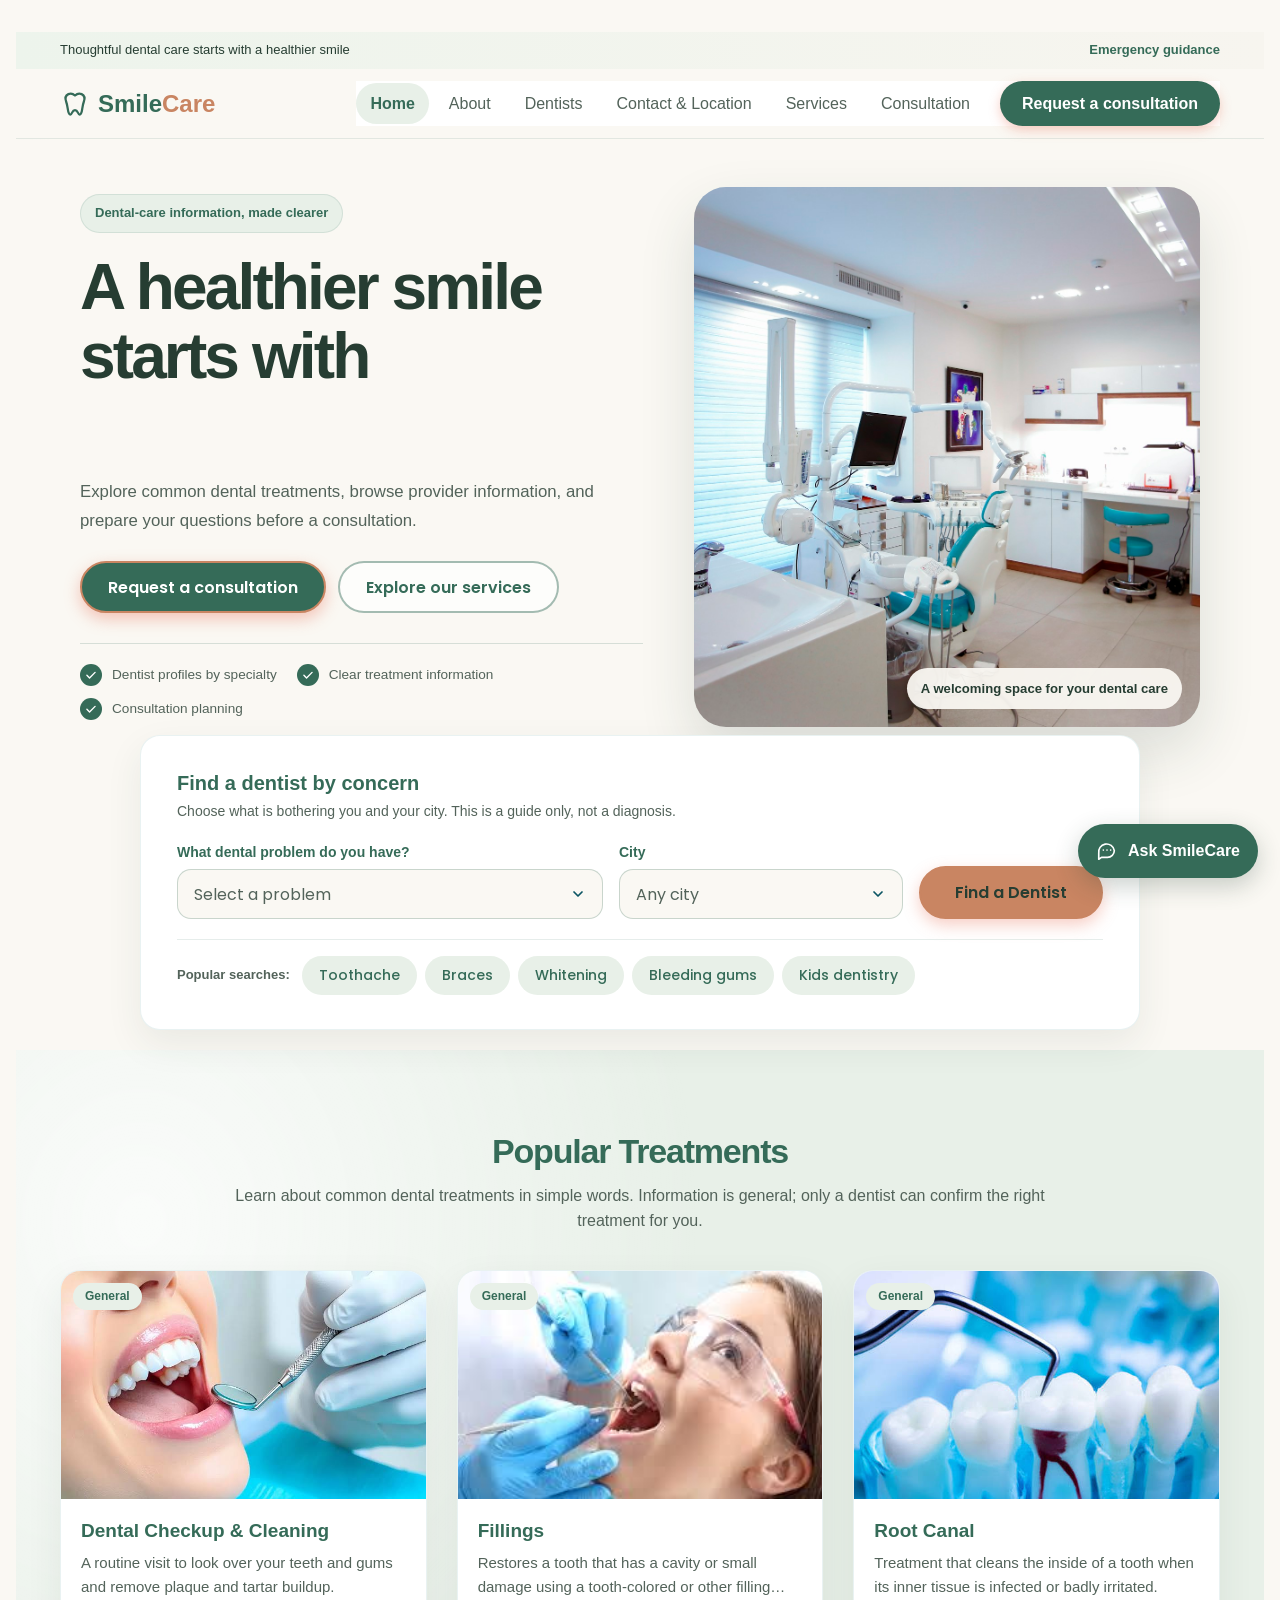
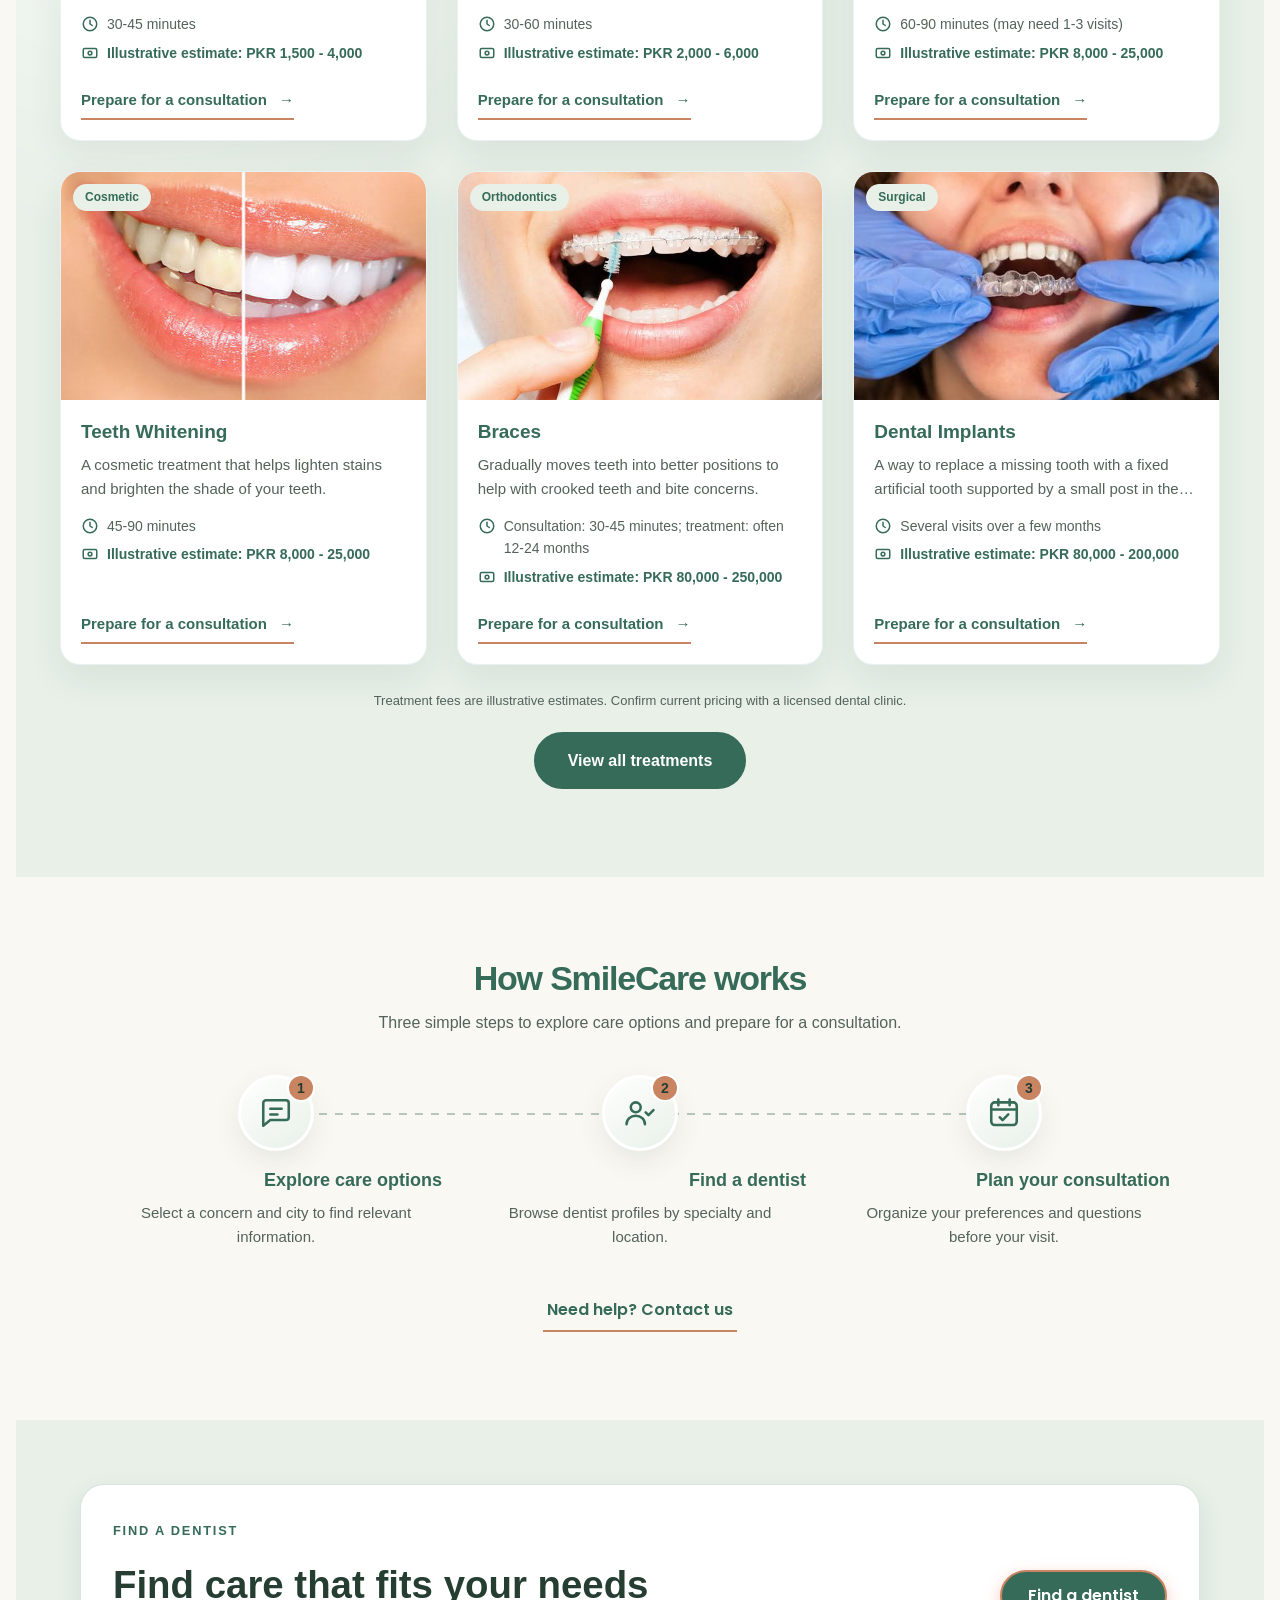
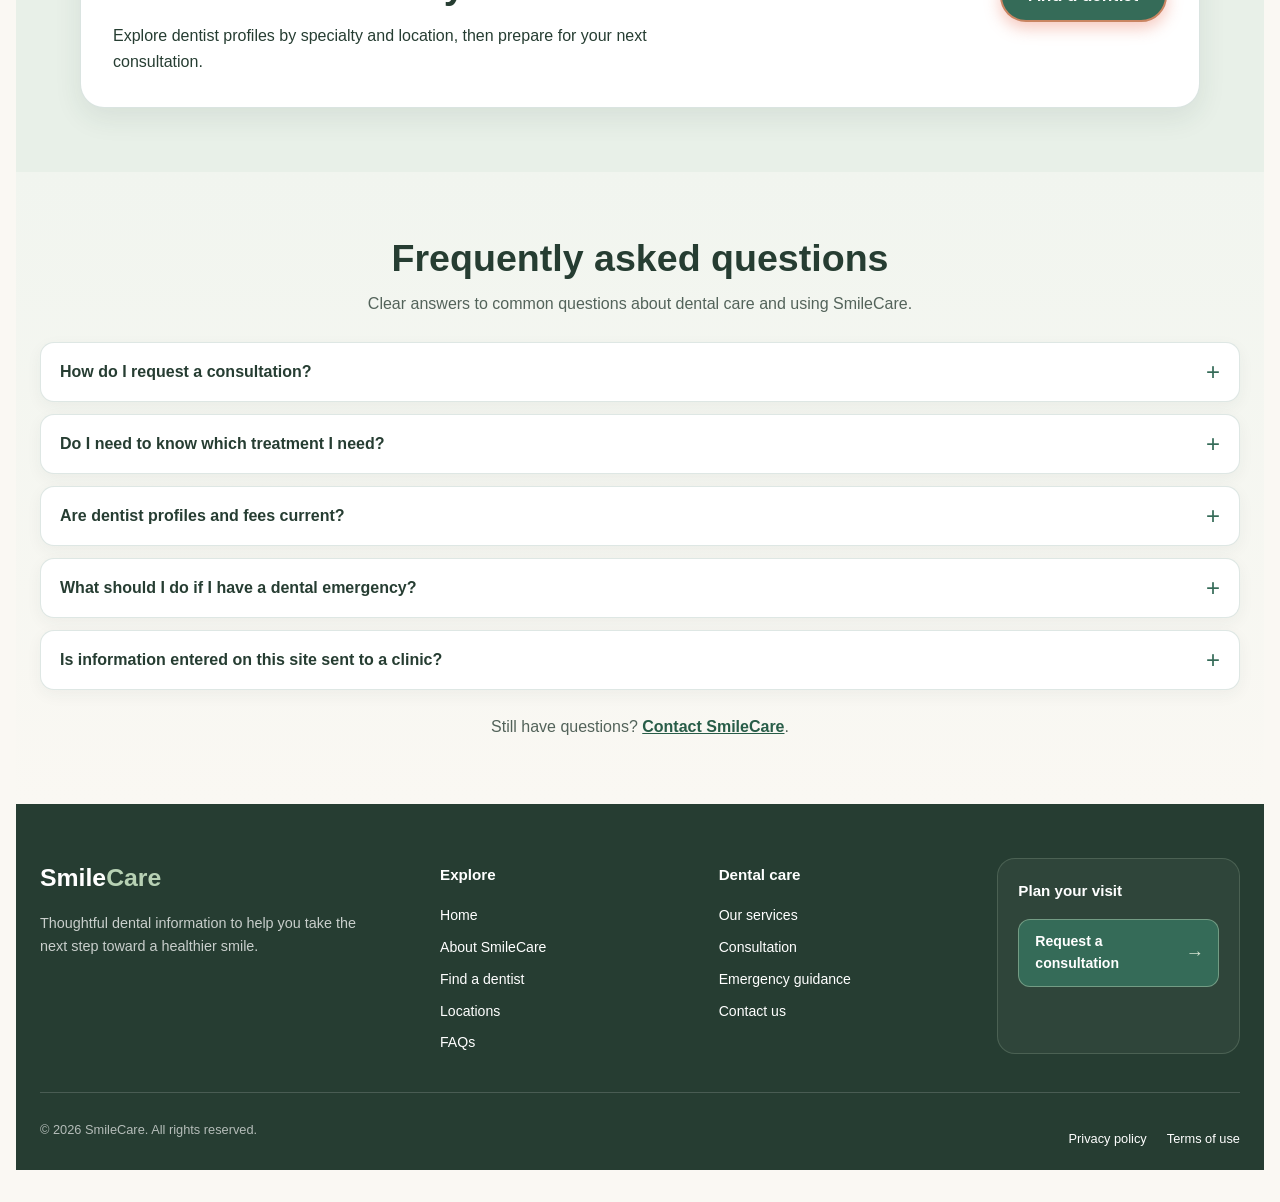
<file: index.html>
<!DOCTYPE html>
<html lang="en">
<head>
  <meta charset="UTF-8">
  <meta name="viewport" content="width=device-width, initial-scale=1">
  <meta name="theme-color" content="#0a1a2f">
  <title>SmileCare | Thoughtful Dental Care</title>
  <meta name="description" content="Explore dental treatments, browse dentist profiles, and prepare for a consultation with SmileCare.">
  <link rel="icon" href="data:image/svg+xml,<svg xmlns=%22http://www.w3.org/2000/svg%22 viewBox=%220 0 100 100%22><text y=%22.9em%22 font-size=%2290%22>🦷</text></svg>">
  <link rel="preconnect" href="https://fonts.googleapis.com">
  <link rel="preconnect" href="https://fonts.gstatic.com" crossorigin>
  <link href="https://fonts.googleapis.com/css2?family=Poppins:wght@400;500;600;700&display=swap" rel="stylesheet">
  <link rel="stylesheet" href="style.css">
  <link rel="stylesheet" href="chatbot.css">
  <link rel="stylesheet" href="shared-sections.css">
</head>
<body>
  <div id="site-header"></div>

  <main>
    <section class="hero-section" aria-labelledby="hero-title">
      <div class="hero-inner">
        <div class="hero-panel">
          <span class="hero-badge">Dental-care information, made clearer</span>
          <h1 class="hero-title" id="hero-title">A healthier smile starts with <span class="hero-title-accent" id="hero-title-rotation"><span class="hero-title-rotation-text">thoughtful care.</span><span class="hero-title-rotation-reserve" aria-hidden="true">thoughtful care.</span></span></h1>
          <p class="hero-text">
            Explore common dental treatments, browse provider information, and prepare your questions before a consultation.
          </p>
          <div class="hero-actions">
            <a class="hero-btn hero-btn-primary" href="book.html">Request a consultation</a>
            <a class="hero-btn hero-btn-outline" href="services.html">Explore our services</a>
          </div>
          <ul class="hero-trust" aria-label="Website features">
            <li class="hero-trust-item">
              <svg class="hero-trust-icon" viewBox="0 0 24 24" fill="none" stroke="currentColor" stroke-width="2.4" stroke-linecap="round" stroke-linejoin="round" aria-hidden="true" focusable="false"><path d="M5 12.5l4.5 4.5L19 7.5"/></svg>
              Dentist profiles by specialty
            </li>
            <li class="hero-trust-item">
              <svg class="hero-trust-icon" viewBox="0 0 24 24" fill="none" stroke="currentColor" stroke-width="2.4" stroke-linecap="round" stroke-linejoin="round" aria-hidden="true" focusable="false"><path d="M5 12.5l4.5 4.5L19 7.5"/></svg>
              Clear treatment information
            </li>
            <li class="hero-trust-item">
              <svg class="hero-trust-icon" viewBox="0 0 24 24" fill="none" stroke="currentColor" stroke-width="2.4" stroke-linecap="round" stroke-linejoin="round" aria-hidden="true" focusable="false"><path d="M5 12.5l4.5 4.5L19 7.5"/></svg>
              Consultation planning
            </li>
          </ul>
        </div>
      </div>
      <div class="hero-visual">
        <img src="images/hero.jpg" alt="Bright, modern dental treatment room">
        <p class="hero-visual-caption">A welcoming space for your dental care</p>
      </div>
    </section>

    <section class="search-section" aria-labelledby="search-title">
      <div class="search-card">
        <h2 class="search-title" id="search-title">Find a dentist by concern</h2>
        <p class="search-sub">Choose what is bothering you and your city. This is a guide only, not a diagnosis.</p>

        <form class="search-form" id="search-form" novalidate>
          <div class="search-field">
            <label class="search-label" for="search-problem">What dental problem do you have?</label>
            <select class="search-select" id="search-problem" name="problem">
              <option value="">Select a problem</option>
            </select>
          </div>

          <div class="search-field">
            <label class="search-label" for="search-city">City</label>
            <select class="search-select" id="search-city" name="city">
              <option value="">Any city</option>
              <option value="Karachi">Karachi</option>
              <option value="Lahore">Lahore</option>
              <option value="Islamabad">Islamabad</option>
              <option value="Rawalpindi">Rawalpindi</option>
              <option value="Peshawar">Peshawar</option>
            </select>
          </div>

          <button class="search-btn" type="submit">Find a Dentist</button>
        </form>

        <div class="search-chips-wrap">
          <span class="search-chips-label" id="search-chips-label">Popular searches:</span>
          <div class="search-chips" id="search-chips" role="group" aria-labelledby="search-chips-label"></div>
        </div>
      </div>
    </section>

    <section class="treat-section" aria-labelledby="treat-heading">
      <div class="treat-container">
        <div class="treat-head">
          <h2 class="treat-heading" id="treat-heading">Popular Treatments</h2>
          <p class="treat-subtitle">Learn about common dental treatments in simple words. Information is general; only a dentist can confirm the right treatment for you.</p>
        </div>

        <div class="treat-grid" id="treat-grid"></div>
        <p class="treat-note">Treatment fees are illustrative estimates. Confirm current pricing with a licensed dental clinic.</p>
        <div class="treat-more">
          <a class="treat-btn" href="services.html">View all treatments</a>
        </div>
      </div>
    </section>

    <section class="how-section" aria-labelledby="how-heading">
      <div class="how-container">
        <div class="how-head">
          <h2 class="how-heading" id="how-heading">How SmileCare works</h2>
          <p class="how-subtitle">Three simple steps to explore care options and prepare for a consultation.</p>
        </div>

        <ol class="how-steps">
          <li class="how-step">
            <div class="how-icon-wrap">
              <span class="how-number" aria-hidden="true">1</span>
              <svg class="how-icon" viewBox="0 0 24 24" fill="none" stroke="currentColor" stroke-width="1.8" stroke-linecap="round" stroke-linejoin="round" aria-hidden="true" focusable="false">
                <path d="M21 15a2 2 0 0 1-2 2H8l-5 4V5a2 2 0 0 1 2-2h14a2 2 0 0 1 2 2z"/>
                <path d="M8 9h8M8 13h5"/>
              </svg>
            </div>
            <h3 class="how-title">Explore care options</h3>
            <p class="how-text">Select a concern and city to find relevant information.</p>
          </li>

          <li class="how-step">
            <div class="how-icon-wrap">
              <span class="how-number" aria-hidden="true">2</span>
              <svg class="how-icon" viewBox="0 0 24 24" fill="none" stroke="currentColor" stroke-width="1.8" stroke-linecap="round" stroke-linejoin="round" aria-hidden="true" focusable="false">
                <circle cx="9" cy="8" r="3.5"/>
                <path d="M2.5 20c0-3.6 2.9-6 6.5-6s6.5 2.4 6.5 6"/>
                <path d="M16 11.5l2 2 3.5-3.5"/>
              </svg>
            </div>
            <h3 class="how-title">Find a dentist</h3>
            <p class="how-text">Browse dentist profiles by specialty and location.</p>
          </li>

          <li class="how-step">
            <div class="how-icon-wrap">
              <span class="how-number" aria-hidden="true">3</span>
              <svg class="how-icon" viewBox="0 0 24 24" fill="none" stroke="currentColor" stroke-width="1.8" stroke-linecap="round" stroke-linejoin="round" aria-hidden="true" focusable="false">
                <rect x="3" y="4.5" width="18" height="16" rx="2.5"/>
                <path d="M3 9.5h18M8 2.5v4M16 2.5v4"/>
                <path d="M9 15l2 2 4-4"/>
              </svg>
            </div>
            <h3 class="how-title">Plan your consultation</h3>
            <p class="how-text">Organize your preferences and questions before your visit.</p>
          </li>
        </ol>

        <p class="how-help">
          <a class="how-help-link" href="contact.html">Need help? Contact us</a>
        </p>
      </div>
    </section>

    <section class="home-dentist-cta" aria-labelledby="home-dentist-title">
      <div class="home-dentist-card">
        <div>
          <span class="eyebrow">FIND A DENTIST</span>
          <h2 id="home-dentist-title">Find care that fits your needs</h2>
          <p>Explore dentist profiles by specialty and location, then prepare for your next consultation.</p>
        </div>
        <a class="hero-btn hero-btn-primary" href="doctors.html">Find a dentist</a>
      </div>
    </section>
  </main>

  <div id="site-footer"></div>

  <script src="data.js"></script>
  <script src="main.js"></script>
  <script src="chatbot.js"></script>
</body>
</html>
</file>
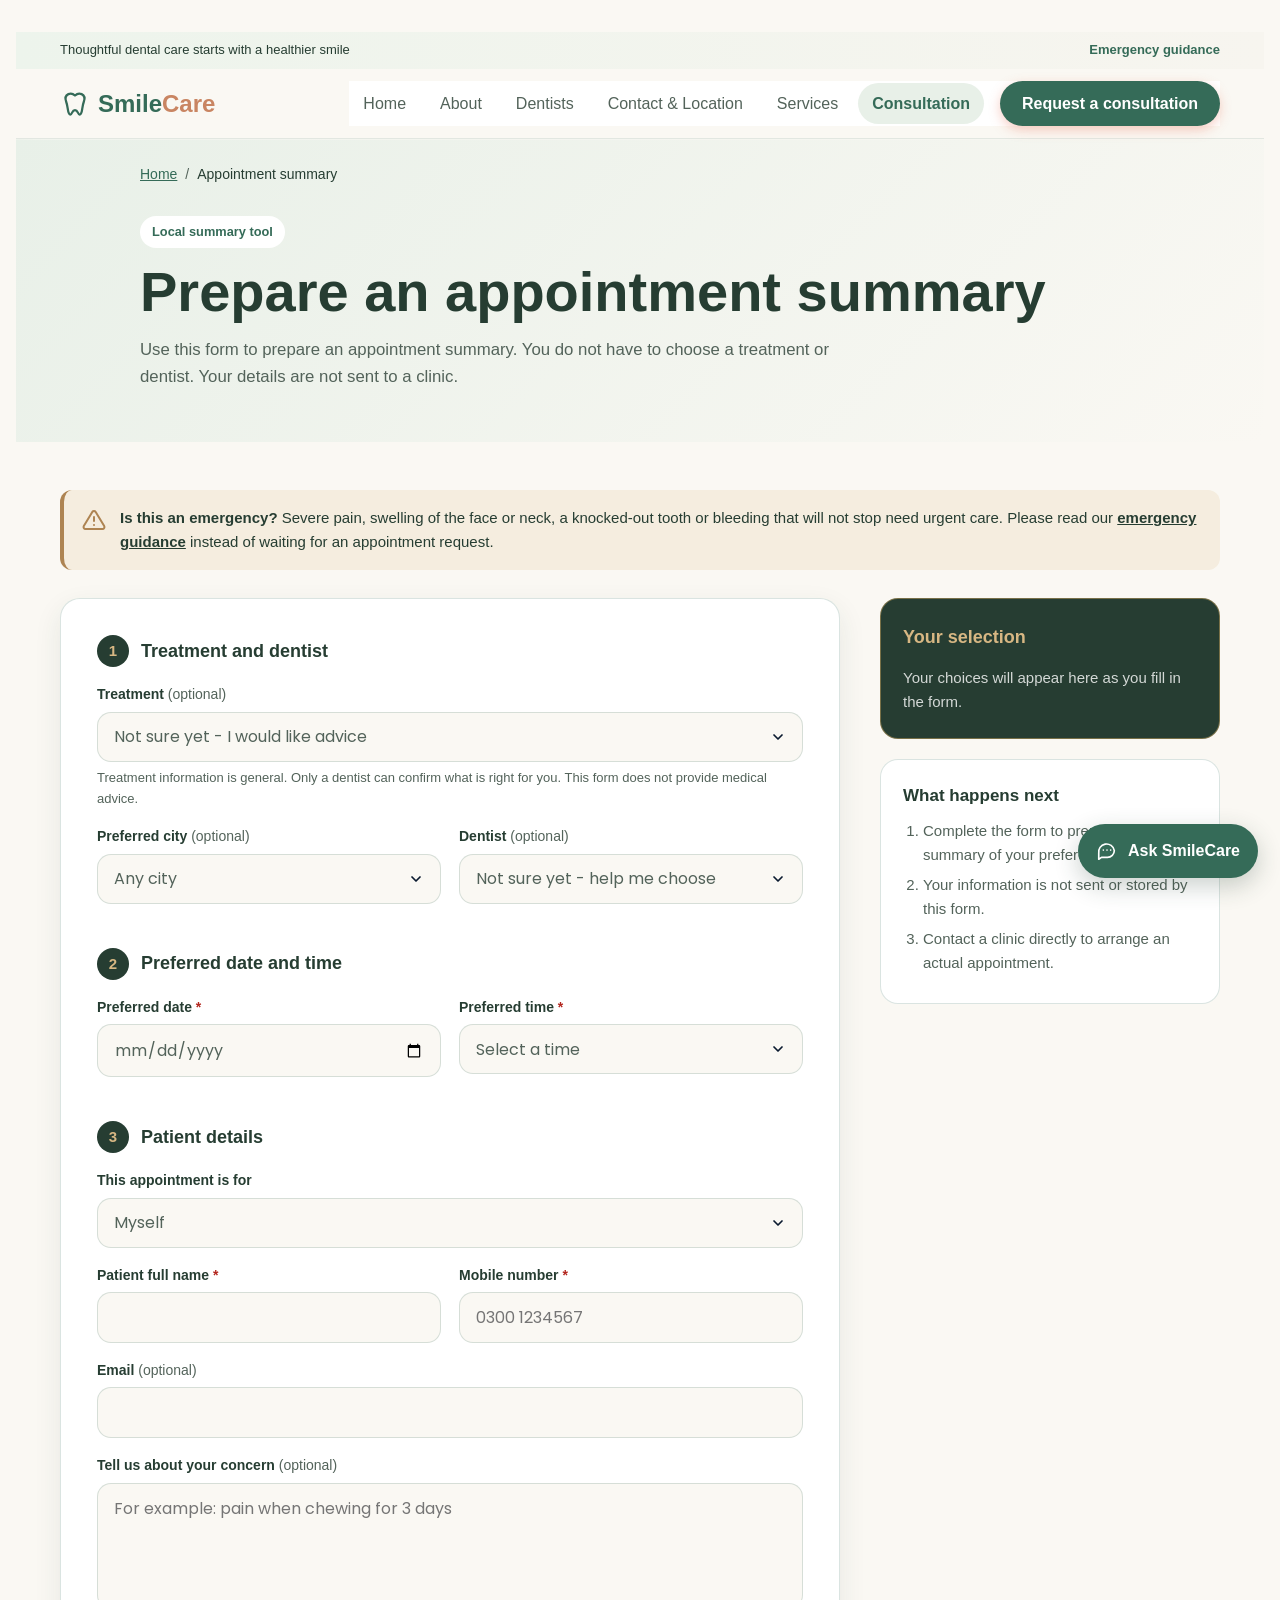
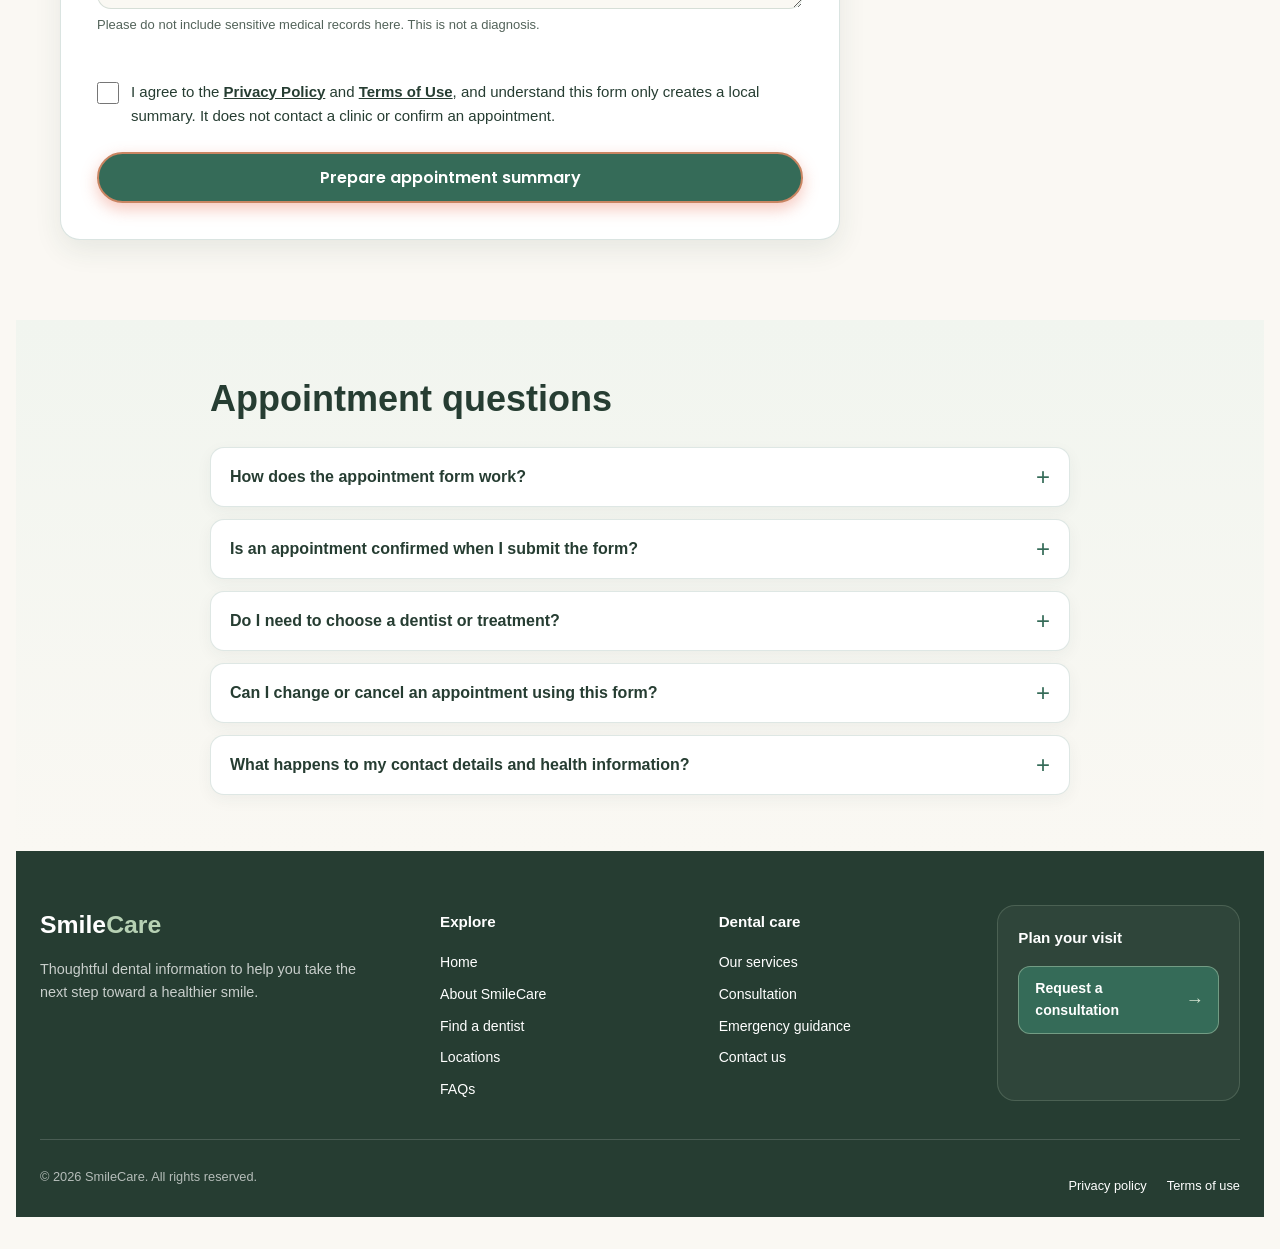
<file: appointment.html>
<!DOCTYPE html>
<html lang="en">
<head>
  <meta charset="UTF-8">
  <meta name="viewport" content="width=device-width, initial-scale=1">
  <meta name="theme-color" content="#0a1a2f">
  <meta name="description" content="Continue to the SmileCare local appointment-summary tool.">
  <title>Prepare an Appointment Summary | SmileCare</title>
  <link rel="icon" href="data:image/svg+xml,<svg xmlns=%22http://www.w3.org/2000/svg%22 viewBox=%220 0 100 100%22><text y=%22.9em%22 font-size=%2290%22>🦷</text></svg>">
  <link rel="stylesheet" href="style.css">
  <link rel="stylesheet" href="chatbot.css">
  <link rel="stylesheet" href="shared-sections.css">
  <script>
    window.location.replace("book.html" + window.location.search + window.location.hash);
  </script>
</head>
<body>
  <main class="page-shell">
    <section class="page-hero short">
      <div class="page-hero-inner">
        <h1>Continue to the appointment summary tool</h1>
        <p>If you are not redirected, <a href="book.html">prepare a local appointment summary</a>.</p>
      </div>
    </section>
  </main>
  <div id="site-footer"></div>
  <script src="data.js"></script>
  <script src="main.js"></script>
  <script src="chatbot.js"></script>
</body>
</html>
</file>
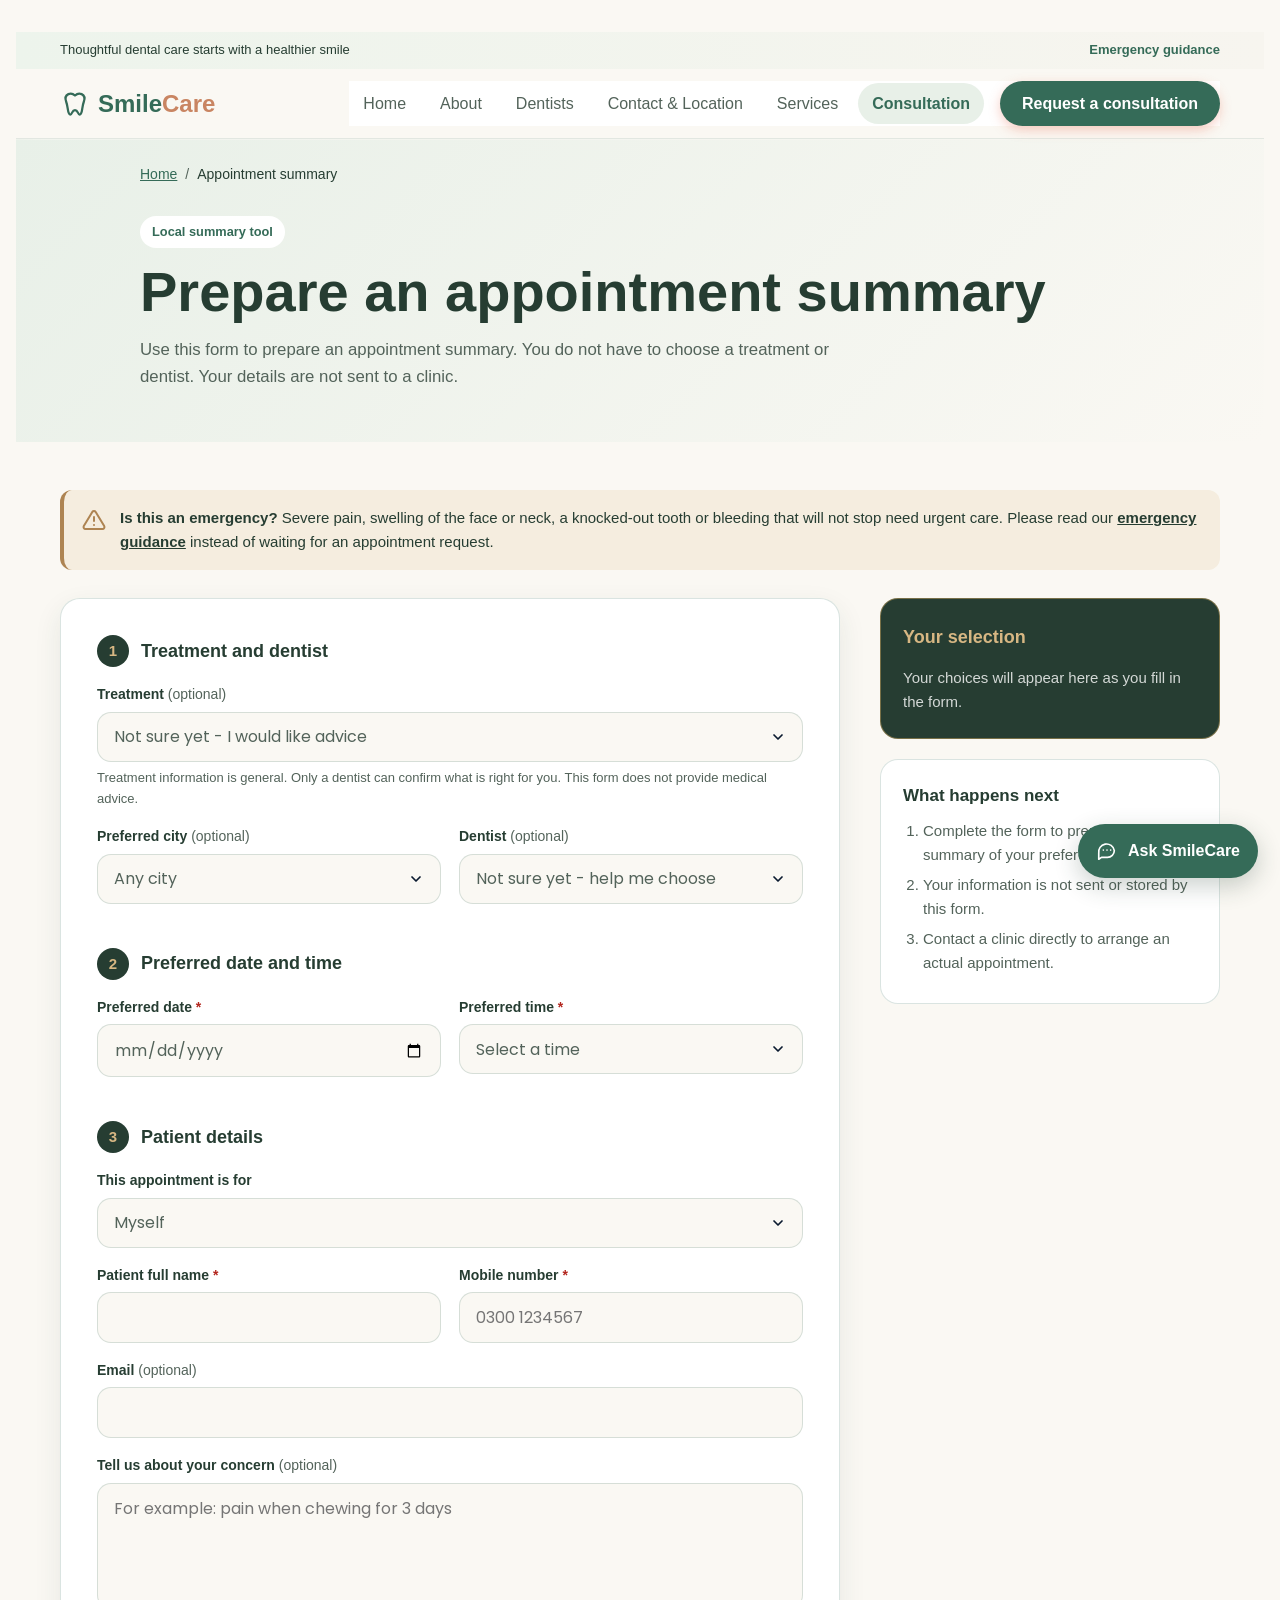
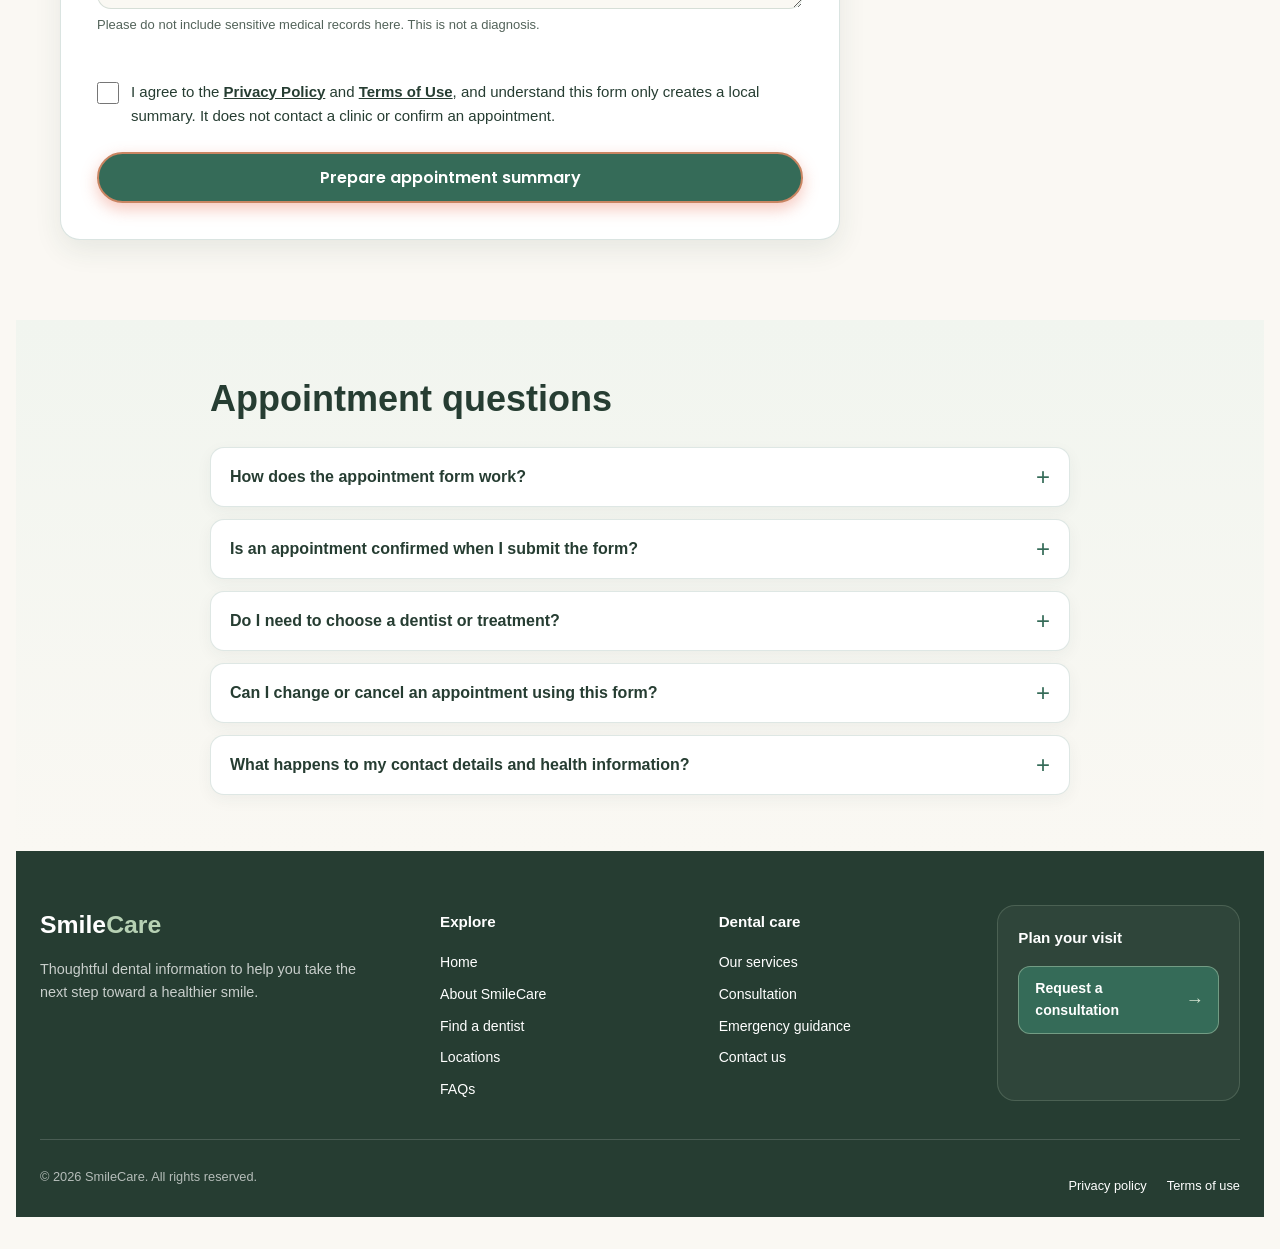
<file: book.html>
<!-- book.html — paste as the FULL file contents (same folder as index.html) -->
<!DOCTYPE html>
<html lang="en">
<head>
  <meta charset="UTF-8">
  <meta name="viewport" content="width=device-width, initial-scale=1">
  <meta name="theme-color" content="#0a1a2f">
  <title>Prepare an Appointment Summary | SmileCare</title>
  <link rel="icon" href="data:image/svg+xml,<svg xmlns=%22http://www.w3.org/2000/svg%22 viewBox=%220 0 100 100%22><text y=%22.9em%22 font-size=%2290%22>🦷</text></svg>">
  <meta name="description" content="Prepare a local appointment summary using illustrative dentist and treatment information. Nothing is sent to a clinic.">
  <link rel="preconnect" href="https://fonts.googleapis.com">
  <link rel="preconnect" href="https://fonts.gstatic.com" crossorigin>
  <link href="https://fonts.googleapis.com/css2?family=Poppins:wght@400;500;600;700&display=swap" rel="stylesheet">
  <link rel="stylesheet" href="style.css">
  <link rel="stylesheet" href="chatbot.css">
  <link rel="stylesheet" href="shared-sections.css">
</head>
<body>
  <div id="site-header"></div>

  <main>
    <section class="pghero-section" aria-labelledby="book-title">
      <div class="pghero-inner">
        <nav class="pghero-crumbs" aria-label="Breadcrumb">
          <ol>
            <li><a href="index.html">Home</a></li>
            <li aria-current="page">Appointment summary</li>
          </ol>
        </nav>
        <span class="pghero-badge">Local summary tool</span>
        <h1 class="pghero-title" id="book-title">Prepare an appointment summary</h1>
        <p class="pghero-text">Use this form to prepare an appointment summary. You do not have to choose a treatment or dentist. Your details are not sent to a clinic.</p>
      </div>
    </section>

    <section class="book-section">
      <div class="book-container">

        <div class="book-emergency" role="note">
          <svg class="book-emergency-icon" viewBox="0 0 24 24" fill="none" stroke="currentColor" stroke-width="2" stroke-linecap="round" stroke-linejoin="round" aria-hidden="true" focusable="false"><path d="M10.3 3.9L1.8 18a2 2 0 0 0 1.7 3h17a2 2 0 0 0 1.7-3L13.7 3.9a2 2 0 0 0-3.4 0z"/><path d="M12 9v4M12 17h.01"/></svg>
          <p><strong>Is this an emergency?</strong> Severe pain, swelling of the face or neck, a knocked-out tooth or bleeding that will not stop need urgent care. Please read our <a href="contact.html#emergency">emergency guidance</a> instead of waiting for an appointment request.</p>
        </div>

        <div class="book-layout">
          <div class="book-main">
            <form class="book-form" id="book-form" novalidate>

              <fieldset class="book-fieldset">
                <legend class="book-legend"><span class="book-legend-num" aria-hidden="true">1</span>Treatment and dentist</legend>
                <div class="book-field">
                  <label class="book-label" for="book-treatment">Treatment <span class="book-opt">(optional)</span></label>
                  <select class="book-select" id="book-treatment" name="treatment">
                    <option value="">Not sure yet - I would like advice</option>
                  </select>
                  <p class="book-hint">Treatment information is general. Only a dentist can confirm what is right for you. This form does not provide medical advice.</p>
                </div>
                <div class="book-grid">
                  <div class="book-field">
                    <label class="book-label" for="book-city">Preferred city <span class="book-opt">(optional)</span></label>
                    <select class="book-select" id="book-city" name="city">
                      <option value="">Any city</option>
                    </select>
                  </div>
                  <div class="book-field">
                    <label class="book-label" for="book-doctor">Dentist <span class="book-opt">(optional)</span></label>
                    <select class="book-select" id="book-doctor" name="doctor">
                      <option value="">Not sure yet - help me choose</option>
                    </select>
                  </div>
                </div>
              </fieldset>

              <fieldset class="book-fieldset">
                <legend class="book-legend"><span class="book-legend-num" aria-hidden="true">2</span>Preferred date and time</legend>
                <div class="book-grid">
                  <div class="book-field">
                    <label class="book-label" for="book-date">Preferred date <span class="book-req" aria-hidden="true">*</span></label>
                    <input class="book-input" type="date" id="book-date" name="date" required aria-describedby="book-date-err">
                    <p class="book-error" id="book-date-err" hidden></p>
                  </div>
                  <div class="book-field">
                    <label class="book-label" for="book-time">Preferred time <span class="book-req" aria-hidden="true">*</span></label>
                    <select class="book-select" id="book-time" name="time" required aria-describedby="book-time-err">
                      <option value="">Select a time</option>
                      <option value="Morning (9am - 12pm)">Morning (9am - 12pm)</option>
                      <option value="Afternoon (12pm - 4pm)">Afternoon (12pm - 4pm)</option>
                      <option value="Evening (4pm - 8pm)">Evening (4pm - 8pm)</option>
                    </select>
                    <p class="book-error" id="book-time-err" hidden></p>
                  </div>
                </div>
              </fieldset>

              <fieldset class="book-fieldset">
                <legend class="book-legend"><span class="book-legend-num" aria-hidden="true">3</span>Patient details</legend>
                <div class="book-field">
                  <label class="book-label" for="book-for">This appointment is for</label>
                  <select class="book-select" id="book-for" name="for">
                    <option value="Myself">Myself</option>
                    <option value="My child">My child</option>
                    <option value="Someone else">Someone else</option>
                  </select>
                </div>
                <div class="book-grid">
                  <div class="book-field">
                    <label class="book-label" for="book-name">Patient full name <span class="book-req" aria-hidden="true">*</span></label>
                    <input class="book-input" type="text" id="book-name" name="name" autocomplete="name" required aria-describedby="book-name-err">
                    <p class="book-error" id="book-name-err" hidden></p>
                  </div>
                  <div class="book-field">
                    <label class="book-label" for="book-phone">Mobile number <span class="book-req" aria-hidden="true">*</span></label>
                    <input class="book-input" type="tel" id="book-phone" name="phone" autocomplete="tel" placeholder="0300 1234567" required aria-describedby="book-phone-err">
                    <p class="book-error" id="book-phone-err" hidden></p>
                  </div>
                </div>
                <div class="book-field">
                  <label class="book-label" for="book-email">Email <span class="book-opt">(optional)</span></label>
                  <input class="book-input" type="email" id="book-email" name="email" autocomplete="email" aria-describedby="book-email-err">
                  <p class="book-error" id="book-email-err" hidden></p>
                </div>
                <div class="book-field">
                  <label class="book-label" for="book-notes">Tell us about your concern <span class="book-opt">(optional)</span></label>
                  <textarea class="book-textarea" id="book-notes" name="notes" rows="4" maxlength="500" placeholder="For example: pain when chewing for 3 days"></textarea>
                  <p class="book-hint">Please do not include sensitive medical records here. This is not a diagnosis.</p>
                </div>
              </fieldset>

              <div class="book-field book-consent-field">
                <label class="book-check">
                  <input type="checkbox" id="book-consent" name="consent" required aria-describedby="book-consent-err">
                  <span>I agree to the <a href="privacy.html">Privacy Policy</a> and <a href="terms.html">Terms of Use</a>, and understand this form only creates a local summary. It does not contact a clinic or confirm an appointment.</span>
                </label>
                <p class="book-error" id="book-consent-err" hidden></p>
              </div>

              <button class="hero-btn hero-btn-primary book-submit" type="submit">Prepare appointment summary</button>
            </form>

            <!-- Shown after a valid submit -->
            <div class="book-success" id="book-success" hidden>
              <div class="book-success-icon" aria-hidden="true">
                <svg viewBox="0 0 24 24" fill="none" stroke="currentColor" stroke-width="3" stroke-linecap="round" stroke-linejoin="round" focusable="false"><path d="M5 12.5l4.5 4.5L19 7.5"/></svg>
              </div>
              <h2 class="book-success-title" id="book-success-title" tabindex="-1">Appointment summary prepared</h2>
              <p class="book-success-ref">Local summary ID: <strong id="book-ref"></strong></p>
              <dl class="book-success-list" id="book-success-list"></dl>
              <p class="book-success-note">This summary is only on this page and has not been sent or saved. Contact a clinic directly to request an appointment.</p>
              <div class="book-success-actions">
                <button class="hero-btn hero-btn-primary" type="button" id="book-print">Print summary</button>
                <button class="hero-btn book-btn-dark" type="button" id="book-again">Prepare another summary</button>
              </div>
            </div>
          </div>

          <aside class="book-aside" aria-label="Your selection and next steps">
            <div class="book-summary" id="book-summary" aria-live="polite"></div>
            <div class="book-next">
              <h2 class="book-next-title">What happens next</h2>
              <ol class="book-next-list">
                <li>Complete the form to prepare a summary of your preferences.</li>
                <li>Your information is not sent or stored by this form.</li>
                <li>Contact a clinic directly to arrange an actual appointment.</li>
              </ol>
            </div>
          </aside>
        </div>
      </div>
    </section>

    <section class="svc-expect" aria-labelledby="book-faq-title">
      <div class="svc-container cont-narrow">
        <h2 class="svc-heading svc-heading-center" id="book-faq-title">Appointment questions</h2>
        <div class="tdet-faqs" id="book-faqs"></div>
      </div>
    </section>
  </main>

  <div id="site-footer"></div>

  <script src="data.js"></script>
  <script src="main.js"></script>
  <script src="chatbot.js"></script>
</body>
</html>
</file>
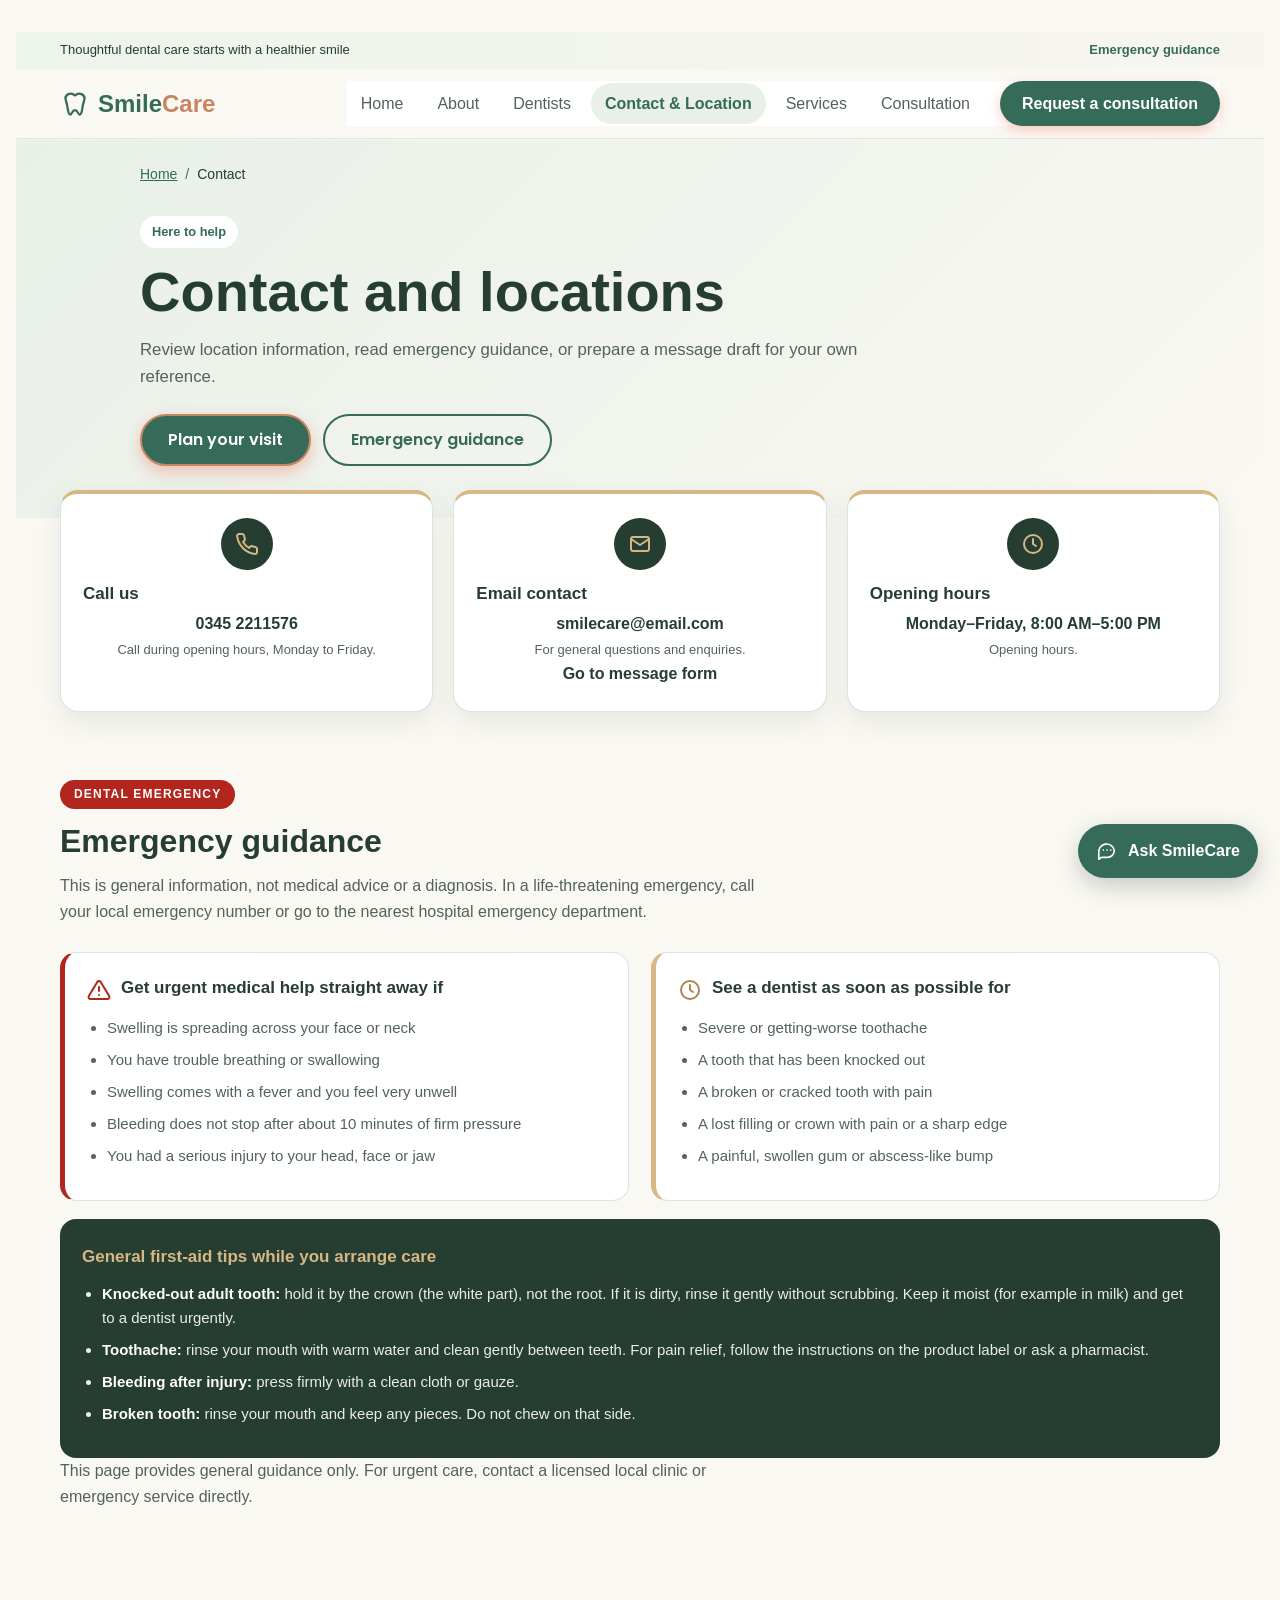
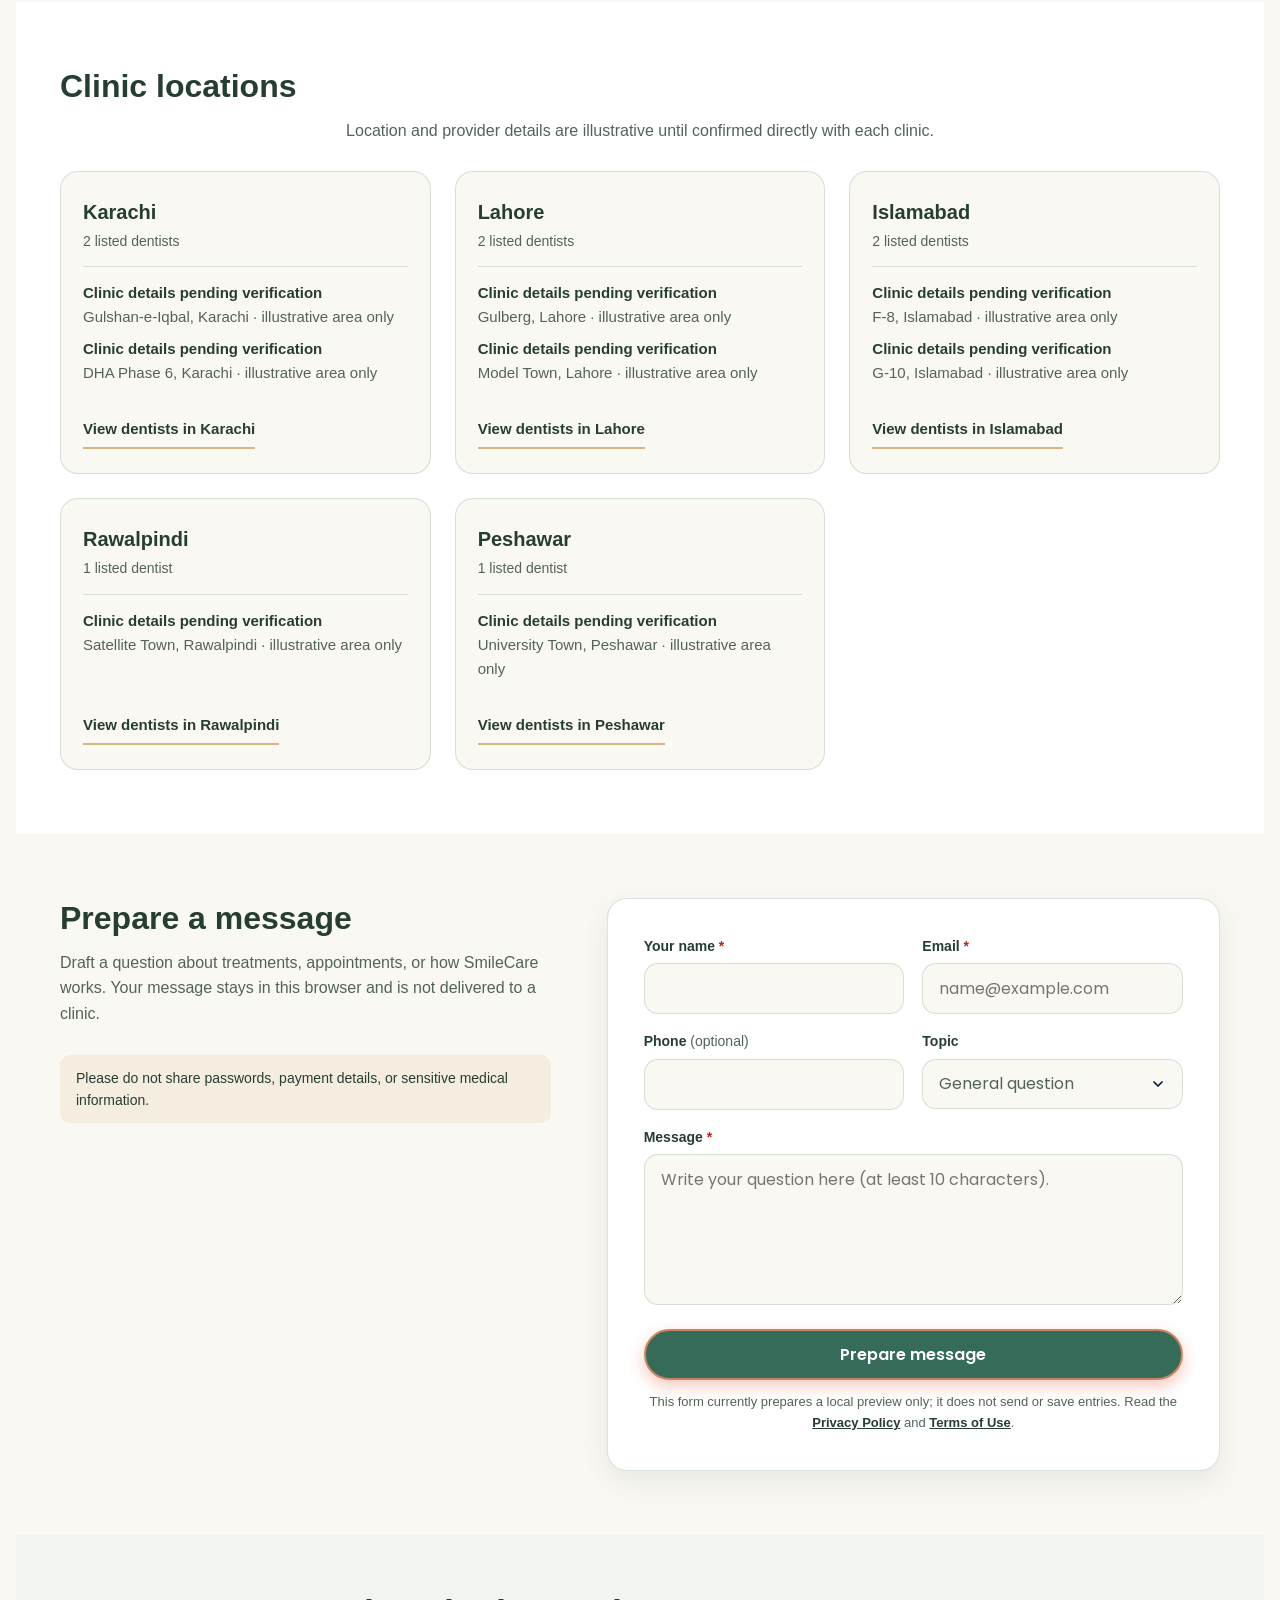
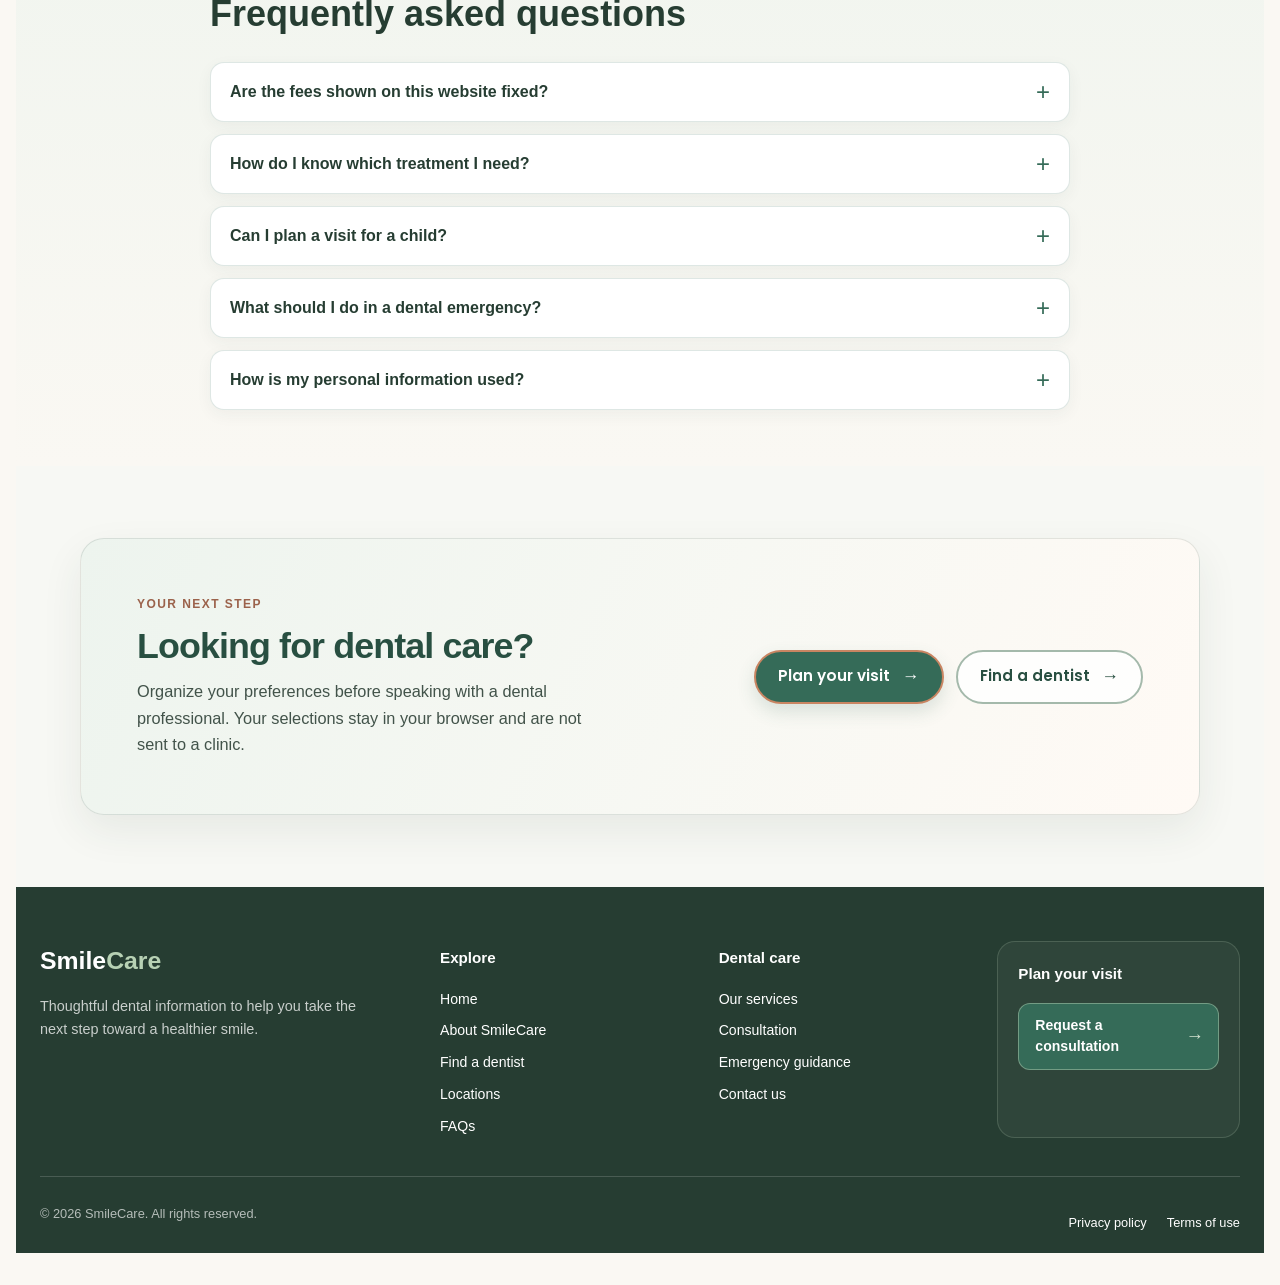
<file: contact.html>
<!-- contact.html — paste as the FULL file contents (same folder as index.html) -->
<!DOCTYPE html>
<html lang="en">
<head>
  <meta charset="UTF-8">
  <meta name="viewport" content="width=device-width, initial-scale=1">
  <meta name="theme-color" content="#0a1a2f">
  <title>Contact, Locations &amp; Emergency Guidance | SmileCare</title>
  <link rel="icon" href="data:image/svg+xml,<svg xmlns=%22http://www.w3.org/2000/svg%22 viewBox=%220 0 100 100%22><text y=%22.9em%22 font-size=%2290%22>🦷</text></svg>">
  <meta name="description" content="Find SmileCare contact information, dentist locations, emergency guidance and answers to common dental questions.">
  <link rel="preconnect" href="https://fonts.googleapis.com">
  <link rel="preconnect" href="https://fonts.gstatic.com" crossorigin>
  <link href="https://fonts.googleapis.com/css2?family=Poppins:wght@400;500;600;700&display=swap" rel="stylesheet">
  <link rel="stylesheet" href="style.css">
  <link rel="stylesheet" href="chatbot.css">
  <link rel="stylesheet" href="shared-sections.css">
</head>
<body>
  <div id="site-header"></div>

  <main>
    <section class="pghero-section" aria-labelledby="cont-title">
      <div class="pghero-inner">
        <nav class="pghero-crumbs" aria-label="Breadcrumb">
          <ol>
            <li><a href="index.html">Home</a></li>
            <li aria-current="page">Contact</li>
          </ol>
        </nav>
        <span class="pghero-badge">Here to help</span>
        <h1 class="pghero-title" id="cont-title">Contact and locations</h1>
        <p class="pghero-text">Review location information, read emergency guidance, or prepare a message draft for your own reference.</p>
        <div class="pghero-actions">
          <a class="hero-btn hero-btn-primary" href="book.html">Plan your visit</a>
          <a class="hero-btn hero-btn-outline" href="#emergency">Emergency guidance</a>
        </div>
      </div>
    </section>

    <!-- Contact channels are shown only when verified clinic details are available. -->
    <section class="cont-quick" aria-label="Contact details">
      <div class="cont-container">
        <ul class="cont-cards">
          <li class="cont-card">
            <span class="cont-card-icon" aria-hidden="true"><svg viewBox="0 0 24 24" fill="none" stroke="currentColor" stroke-width="2" stroke-linecap="round" stroke-linejoin="round" focusable="false"><path d="M22 16.9v3a2 2 0 0 1-2.2 2 19.8 19.8 0 0 1-8.6-3.1 19.5 19.5 0 0 1-6-6A19.8 19.8 0 0 1 2.1 4.2 2 2 0 0 1 4.1 2h3a2 2 0 0 1 2 1.7c.1 1 .4 1.9.7 2.8a2 2 0 0 1-.5 2.1L8.1 9.9a16 16 0 0 0 6 6l1.3-1.3a2 2 0 0 1 2.1-.4c.9.3 1.8.6 2.8.7a2 2 0 0 1 1.7 2z"/></svg></span>
            <h2 class="cont-card-title">Call us</h2>
            <a class="cont-card-link" id="cont-phone" href="tel:+9234522115576">0345 2211576</a>
            <p class="cont-card-note">Call during opening hours, Monday to Friday.</p>
          </li>
          <li class="cont-card">
            <span class="cont-card-icon" aria-hidden="true"><svg viewBox="0 0 24 24" fill="none" stroke="currentColor" stroke-width="2" stroke-linecap="round" stroke-linejoin="round" focusable="false"><rect x="3" y="5" width="18" height="14" rx="2"/><path d="M3 7l9 6 9-6"/></svg></span>
            <h2 class="cont-card-title">Email contact</h2>
            <a class="cont-card-link" id="cont-email" href="mailto:smilecare@email.com">smilecare@email.com</a>
            <p class="cont-card-note">For general questions and enquiries.</p>
            <a class="cont-card-link" href="#cont-message">Go to message form</a>
          </li>
          <li class="cont-card">
            <span class="cont-card-icon" aria-hidden="true"><svg viewBox="0 0 24 24" fill="none" stroke="currentColor" stroke-width="2" stroke-linecap="round" stroke-linejoin="round" focusable="false"><circle cx="12" cy="12" r="9"/><path d="M12 7v5l3 2"/></svg></span>
            <h2 class="cont-card-title">Opening hours</h2>
            <p class="cont-card-link cont-card-plain" id="cont-hours">Monday–Friday, 8:00 AM–5:00 PM</p>
            <p class="cont-card-note">Opening hours.</p>
          </li>
        </ul>
      </div>
    </section>

    <!-- Emergency guidance: linked from contact.html#emergency -->
    <section class="cont-emerg cont-anchor" id="emergency" aria-labelledby="cont-emerg-title">
      <div class="cont-container">
        <div class="cont-emerg-head">
          <span class="cont-emerg-badge">Dental emergency</span>
          <h2 class="cont-heading" id="cont-emerg-title">Emergency guidance</h2>
          <p class="cont-lead">This is general information, not medical advice or a diagnosis. In a life-threatening emergency, call your local emergency number or go to the nearest hospital emergency department.</p>
        </div>

        <div class="cont-emerg-grid">
          <div class="cont-emerg-card cont-emerg-urgent">
            <h3 class="cont-emerg-title"><svg viewBox="0 0 24 24" fill="none" stroke="currentColor" stroke-width="2" stroke-linecap="round" stroke-linejoin="round" aria-hidden="true" focusable="false"><path d="M10.3 3.9L1.8 18a2 2 0 0 0 1.7 3h17a2 2 0 0 0 1.7-3L13.7 3.9a2 2 0 0 0-3.4 0z"/><path d="M12 9v4M12 17h.01"/></svg>Get urgent medical help straight away if</h3>
            <ul class="cont-emerg-list">
              <li>Swelling is spreading across your face or neck</li>
              <li>You have trouble breathing or swallowing</li>
              <li>Swelling comes with a fever and you feel very unwell</li>
              <li>Bleeding does not stop after about 10 minutes of firm pressure</li>
              <li>You had a serious injury to your head, face or jaw</li>
            </ul>
          </div>

          <div class="cont-emerg-card">
            <h3 class="cont-emerg-title"><svg viewBox="0 0 24 24" fill="none" stroke="currentColor" stroke-width="2" stroke-linecap="round" stroke-linejoin="round" aria-hidden="true" focusable="false"><circle cx="12" cy="12" r="9"/><path d="M12 7v5l3 2"/></svg>See a dentist as soon as possible for</h3>
            <ul class="cont-emerg-list">
              <li>Severe or getting-worse toothache</li>
              <li>A tooth that has been knocked out</li>
              <li>A broken or cracked tooth with pain</li>
              <li>A lost filling or crown with pain or a sharp edge</li>
              <li>A painful, swollen gum or abscess-like bump</li>
            </ul>
          </div>
        </div>

        <div class="cont-firstaid">
          <h3 class="cont-firstaid-title">General first-aid tips while you arrange care</h3>
          <ul class="cont-firstaid-list">
            <li><strong>Knocked-out adult tooth:</strong> hold it by the crown (the white part), not the root. If it is dirty, rinse it gently without scrubbing. Keep it moist (for example in milk) and get to a dentist urgently.</li>
            <li><strong>Toothache:</strong> rinse your mouth with warm water and clean gently between teeth. For pain relief, follow the instructions on the product label or ask a pharmacist.</li>
            <li><strong>Bleeding after injury:</strong> press firmly with a clean cloth or gauze.</li>
            <li><strong>Broken tooth:</strong> rinse your mouth and keep any pieces. Do not chew on that side.</li>
          </ul>
        </div>

        <p class="cont-lead cont-emergency-note">This page provides general guidance only. For urgent care, contact a licensed local clinic or emergency service directly.</p>
      </div>
    </section>

    <!-- Locations: linked from contact.html#locations (cards built from the doctors array in data.js) -->
    <section class="cont-loc cont-anchor" id="locations" aria-labelledby="cont-loc-title">
      <div class="cont-container">
        <h2 class="cont-heading cont-heading-center" id="cont-loc-title">Clinic locations</h2>
        <p class="cont-lead cont-lead-center">Location and provider details are illustrative until confirmed directly with each clinic.</p>
        <div class="cont-loc-grid" id="cont-loc-grid"></div>
      </div>
    </section>

    <!-- Message form -->
    <section class="cont-msg" aria-labelledby="cont-msg-title">
      <div class="cont-container cont-msg-layout">
        <div class="cont-msg-intro">
          <h2 class="cont-heading" id="cont-msg-title">Prepare a message</h2>
          <p class="cont-lead">Draft a question about treatments, appointments, or how SmileCare works. Your message stays in this browser and is not delivered to a clinic.</p>
          <p class="cont-msg-note">Please do not share passwords, payment details, or sensitive medical information.</p>
        </div>

        <div class="cont-msg-box">
          <form class="book-form" id="cont-form" novalidate>
            <div class="book-grid">
              <div class="book-field">
                <label class="book-label" for="cont-name">Your name <span class="book-req" aria-hidden="true">*</span></label>
                <input class="book-input" type="text" id="cont-name" autocomplete="name" required aria-describedby="cont-name-err">
                <p class="book-error" id="cont-name-err" hidden></p>
              </div>
              <div class="book-field">
                <label class="book-label" for="cont-email-input">Email <span class="book-req" aria-hidden="true">*</span></label>
                <input class="book-input" type="email" id="cont-email-input" autocomplete="email" placeholder="name@example.com" required aria-describedby="cont-email-input-err">
                <p class="book-error" id="cont-email-input-err" hidden></p>
              </div>
            </div>
            <div class="book-grid">
              <div class="book-field">
                <label class="book-label" for="cont-phone-input">Phone <span class="book-opt">(optional)</span></label>
                <input class="book-input" type="tel" id="cont-phone-input" autocomplete="tel" aria-describedby="cont-phone-input-err">
                <p class="book-error" id="cont-phone-input-err" hidden></p>
              </div>
              <div class="book-field">
                <label class="book-label" for="cont-topic">Topic</label>
                <select class="book-select" id="cont-topic">
                  <option>General question</option>
                  <option>Help with an appointment</option>
                  <option>Fees and treatments</option>
                  <option>Other</option>
                </select>
              </div>
            </div>
            <div class="book-field">
              <label class="book-label" for="cont-message">Message <span class="book-req" aria-hidden="true">*</span></label>
              <textarea class="book-textarea" id="cont-message" rows="5" maxlength="1000" placeholder="Write your question here (at least 10 characters)." required aria-describedby="cont-message-err"></textarea>
              <p class="book-error" id="cont-message-err" hidden></p>
            </div>
            <button class="hero-btn hero-btn-primary book-submit" type="submit">Prepare message</button>
            <p class="book-hint cont-form-legal">This form currently prepares a local preview only; it does not send or save entries. Read the <a href="privacy.html">Privacy Policy</a> and <a href="terms.html">Terms of Use</a>.</p>
          </form>

          <div class="book-success cont-msg-success" id="cont-success" role="status" hidden>
            <div class="book-success-icon" aria-hidden="true">
              <svg viewBox="0 0 24 24" fill="none" stroke="currentColor" stroke-width="3" stroke-linecap="round" stroke-linejoin="round" focusable="false"><path d="M5 12.5l4.5 4.5L19 7.5"/></svg>
            </div>
            <h3 class="book-success-title" id="cont-success-title" tabindex="-1">Thank you</h3>
            <p class="book-success-note">Your message preview is ready. It has not been sent or saved.</p>
            <button class="hero-btn book-btn-dark" type="button" id="cont-again">Write another message</button>
          </div>
        </div>
      </div>
    </section>

    <!-- FAQs (from the siteFaqs array in main.js) -->
    <section class="svc-expect cont-anchor" id="faqs" aria-labelledby="cont-faq-title">
      <div class="svc-container cont-narrow">
        <h2 class="svc-heading svc-heading-center" id="cont-faq-title">Frequently asked questions</h2>
        <div class="tdet-faqs" id="cont-faqs"></div>
      </div>
    </section>

    <section class="ctab-section" aria-labelledby="cont-ctab-title">
      <div class="ctab-card">
        <div class="ctab-copy">
          <span class="ctab-eyebrow">YOUR NEXT STEP</span>
          <h2 class="ctab-title" id="cont-ctab-title">Looking for dental care?</h2>
          <p class="ctab-text">Organize your preferences before speaking with a dental professional. Your selections stay in your browser and are not sent to a clinic.</p>
        </div>
        <div class="ctab-actions">
          <a class="hero-btn hero-btn-primary" href="book.html">Plan your visit <span aria-hidden="true">→</span></a>
          <a class="hero-btn hero-btn-outline" href="doctors.html">Find a dentist <span aria-hidden="true">→</span></a>
        </div>
      </div>
    </section>
  </main>

  <div id="site-footer"></div>

  <script src="data.js"></script>
  <script src="main.js"></script>
  <script src="chatbot.js"></script>
</body>
</html>
</file>
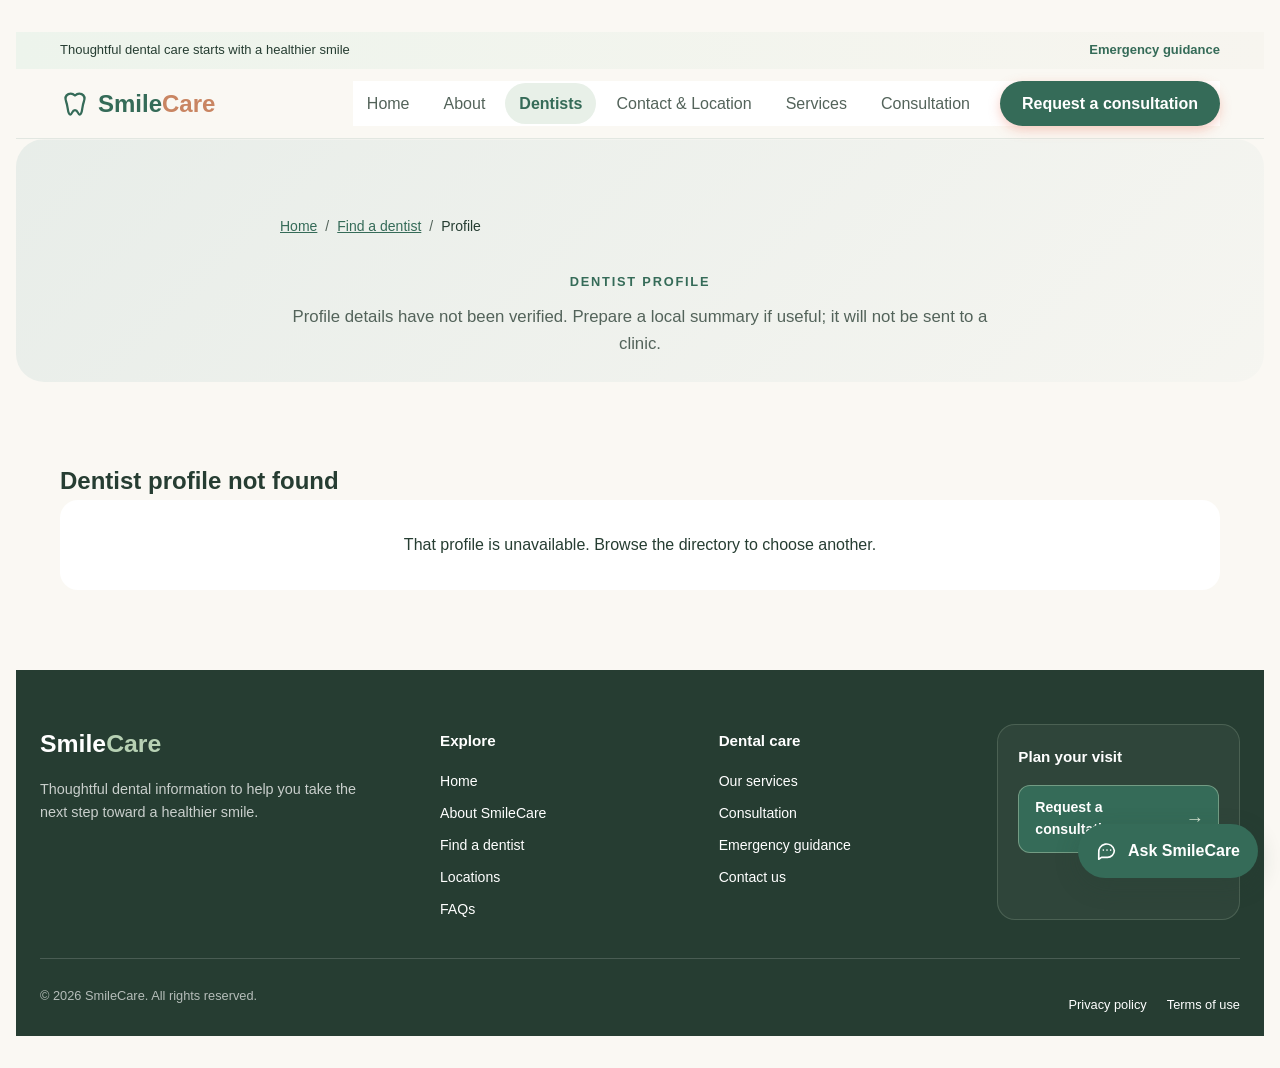
<file: doctor.html>
<!DOCTYPE html>
<html lang="en">
<head>
  <meta charset="UTF-8">
  <meta name="viewport" content="width=device-width, initial-scale=1">
  <meta name="description" content="View a SmileCare dentist profile and prepare a local appointment summary.">
  <meta name="theme-color" content="#0a1a2f">
  <title>Dentist Profile | SmileCare</title>
  <link rel="icon" href="data:image/svg+xml,<svg xmlns=%22http://www.w3.org/2000/svg%22 viewBox=%220 0 100 100%22><text y=%22.9em%22 font-size=%2290%22>🦷</text></svg>">
  <link rel="preconnect" href="https://fonts.googleapis.com">
  <link rel="preconnect" href="https://fonts.gstatic.com" crossorigin>
  <link href="https://fonts.googleapis.com/css2?family=Poppins:wght@400;500;600;700&display=swap" rel="stylesheet">
  <link rel="stylesheet" href="style.css">
  <link rel="stylesheet" href="chatbot.css">
  <link rel="stylesheet" href="shared-sections.css">
</head>
<body>
  <div id="site-header"></div>
  <main>
    <section class="page-hero short">
      <div class="page-hero-inner">
        <nav class="pghero-crumbs" aria-label="Breadcrumb">
          <ol>
            <li><a href="index.html">Home</a></li>
            <li><a href="doctors.html">Find a dentist</a></li>
            <li aria-current="page">Profile</li>
          </ol>
        </nav>
        <span class="eyebrow">DENTIST PROFILE</span>
        <p>Profile details have not been verified. Prepare a local summary if useful; it will not be sent to a clinic.</p>
      </div>
    </section>
    <section class="doctor-profile-section" aria-label="Dentist profile">
      <div id="doctor-profile"></div>
    </section>
  </main>
  <div id="site-footer"></div>
  <script src="data.js"></script>
  <script src="main.js"></script>
  <script src="chatbot.js"></script>
</body>
</html>
</file>
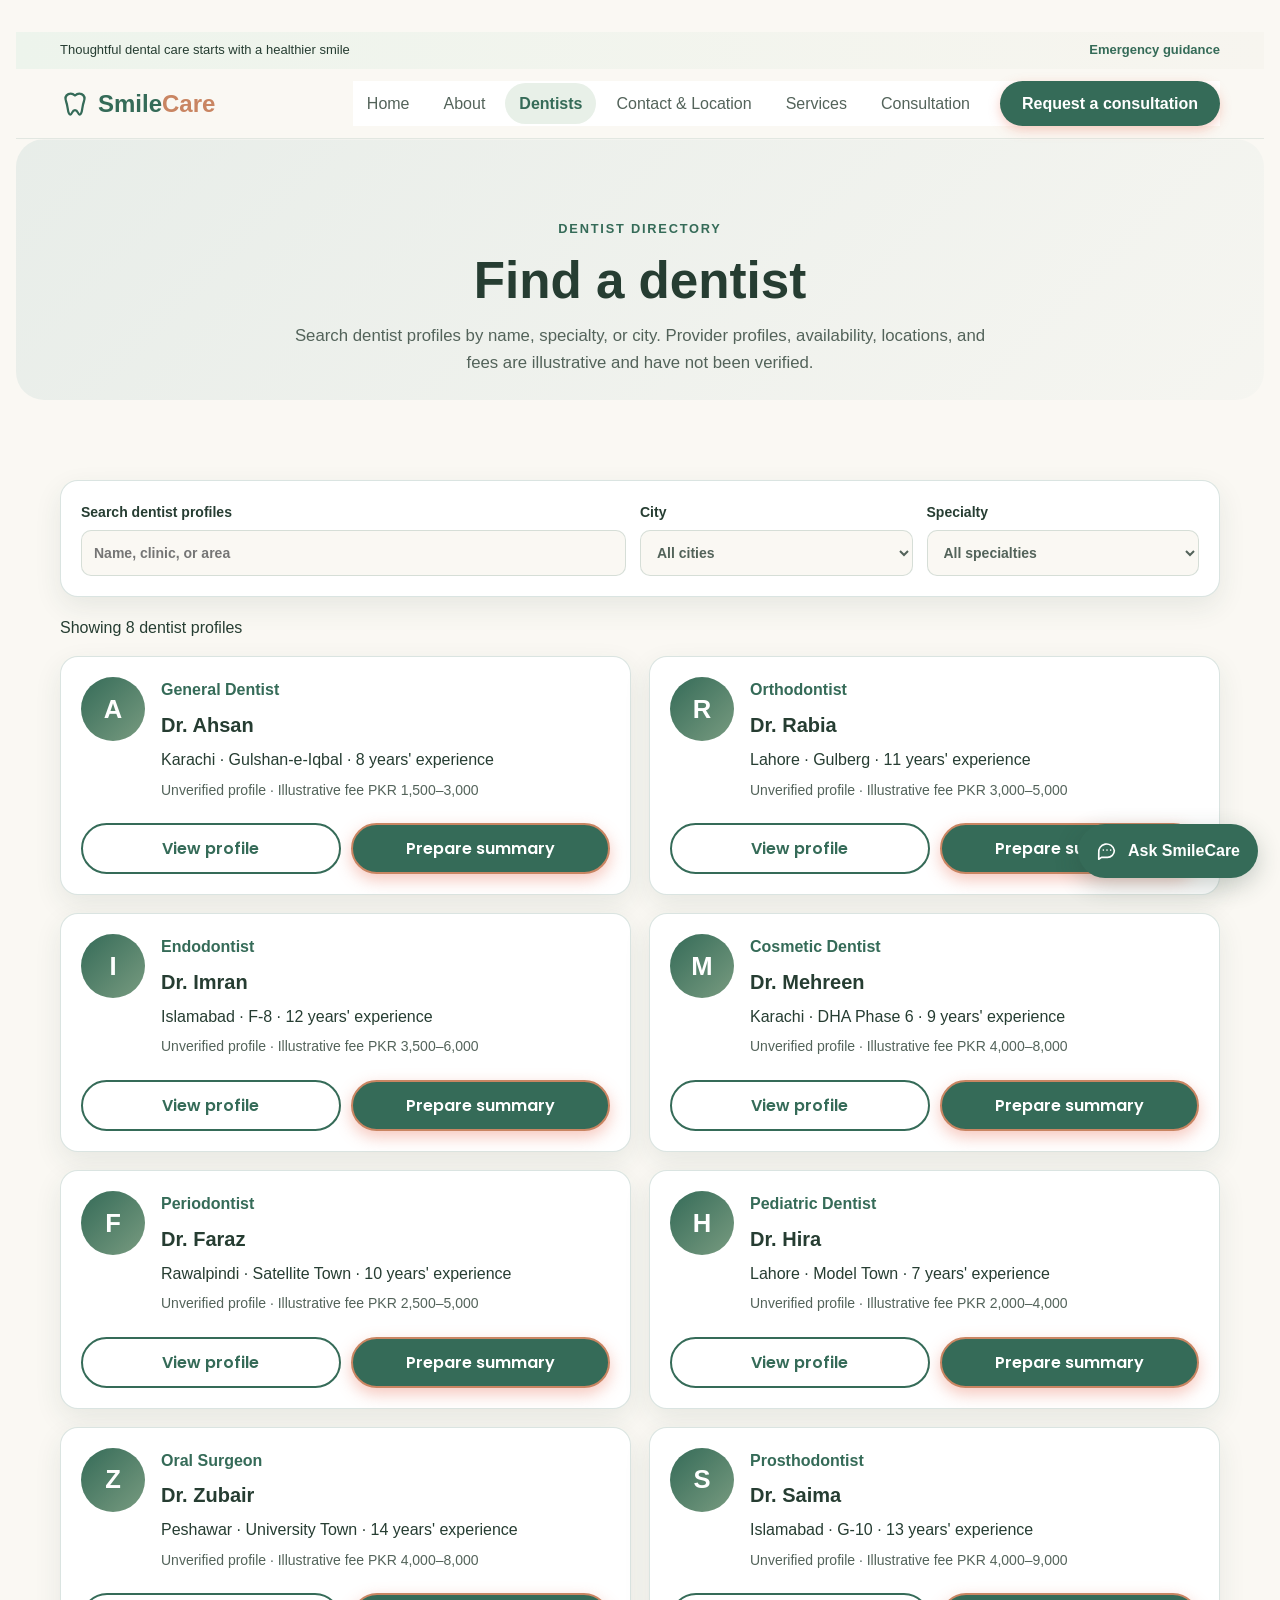
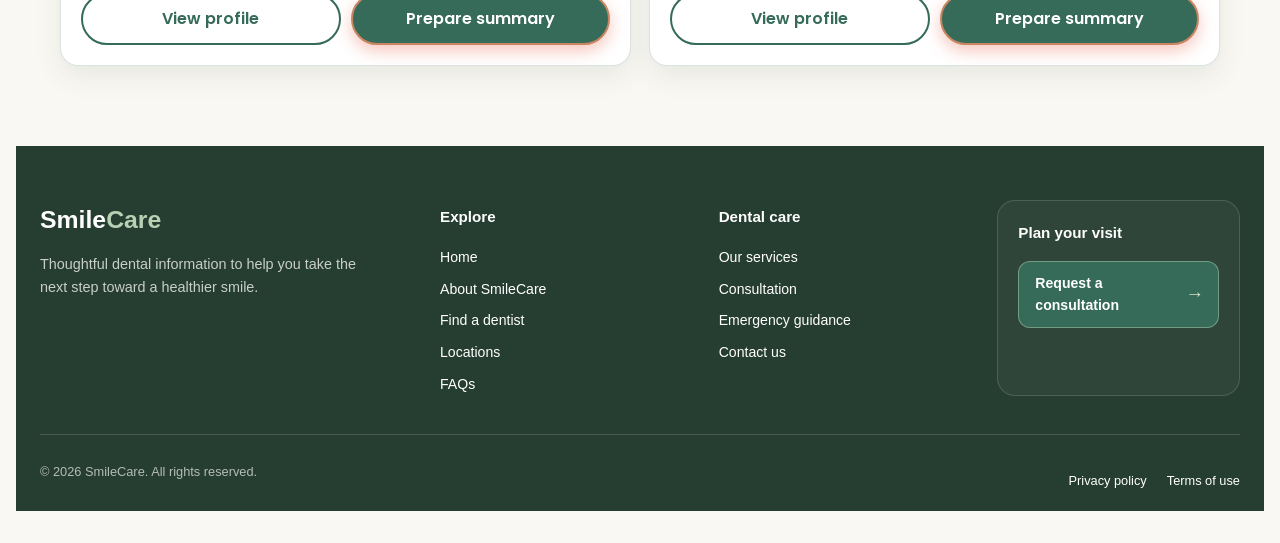
<file: doctors.html>
<!DOCTYPE html>
<html lang="en">
<head>
  <meta charset="UTF-8">
  <meta name="viewport" content="width=device-width, initial-scale=1">
  <meta name="description" content="Browse SmileCare dentist profiles by name, specialty, and city.">
  <meta name="theme-color" content="#0a1a2f">
  <title>Find a Dentist | SmileCare</title>
  <link rel="icon" href="data:image/svg+xml,<svg xmlns=%22http://www.w3.org/2000/svg%22 viewBox=%220 0 100 100%22><text y=%22.9em%22 font-size=%2290%22>🦷</text></svg>">
  <link rel="preconnect" href="https://fonts.googleapis.com">
  <link rel="preconnect" href="https://fonts.gstatic.com" crossorigin>
  <link href="https://fonts.googleapis.com/css2?family=Poppins:wght@400;500;600;700&display=swap" rel="stylesheet">
  <link rel="stylesheet" href="style.css">
  <link rel="stylesheet" href="chatbot.css">
  <link rel="stylesheet" href="shared-sections.css">
</head>
<body>
  <div id="site-header"></div>
  <main>
    <section class="page-hero short">
      <div class="page-hero-inner">
        <span class="eyebrow">DENTIST DIRECTORY</span>
        <h1>Find a dentist</h1>
        <p>Search dentist profiles by name, specialty, or city. Provider profiles, availability, locations, and fees are illustrative and have not been verified.</p>
      </div>
    </section>

    <section class="directory-section" aria-label="Dentist directory">
      <div class="directory-filters">
        <label for="doctor-directory-search">Search dentist profiles
          <input id="doctor-directory-search" type="search" placeholder="Name, clinic, or area">
        </label>
        <label for="doctor-directory-city">City
          <select id="doctor-directory-city">
            <option value="">All cities</option>
          </select>
        </label>
        <label for="doctor-directory-specialty">Specialty
          <select id="doctor-directory-specialty">
            <option value="">All specialties</option>
          </select>
        </label>
      </div>
      <p class="directory-result-count" id="doctor-directory-count" aria-live="polite"></p>
      <div class="directory-grid" id="doctor-directory-grid"></div>
      <p class="directory-empty" id="doctor-directory-empty" hidden>No profiles match those filters. Try changing your search.</p>
    </section>
  </main>
  <div id="site-footer"></div>
  <script src="data.js"></script>
  <script src="main.js"></script>
  <script src="chatbot.js"></script>
</body>
</html>
</file>
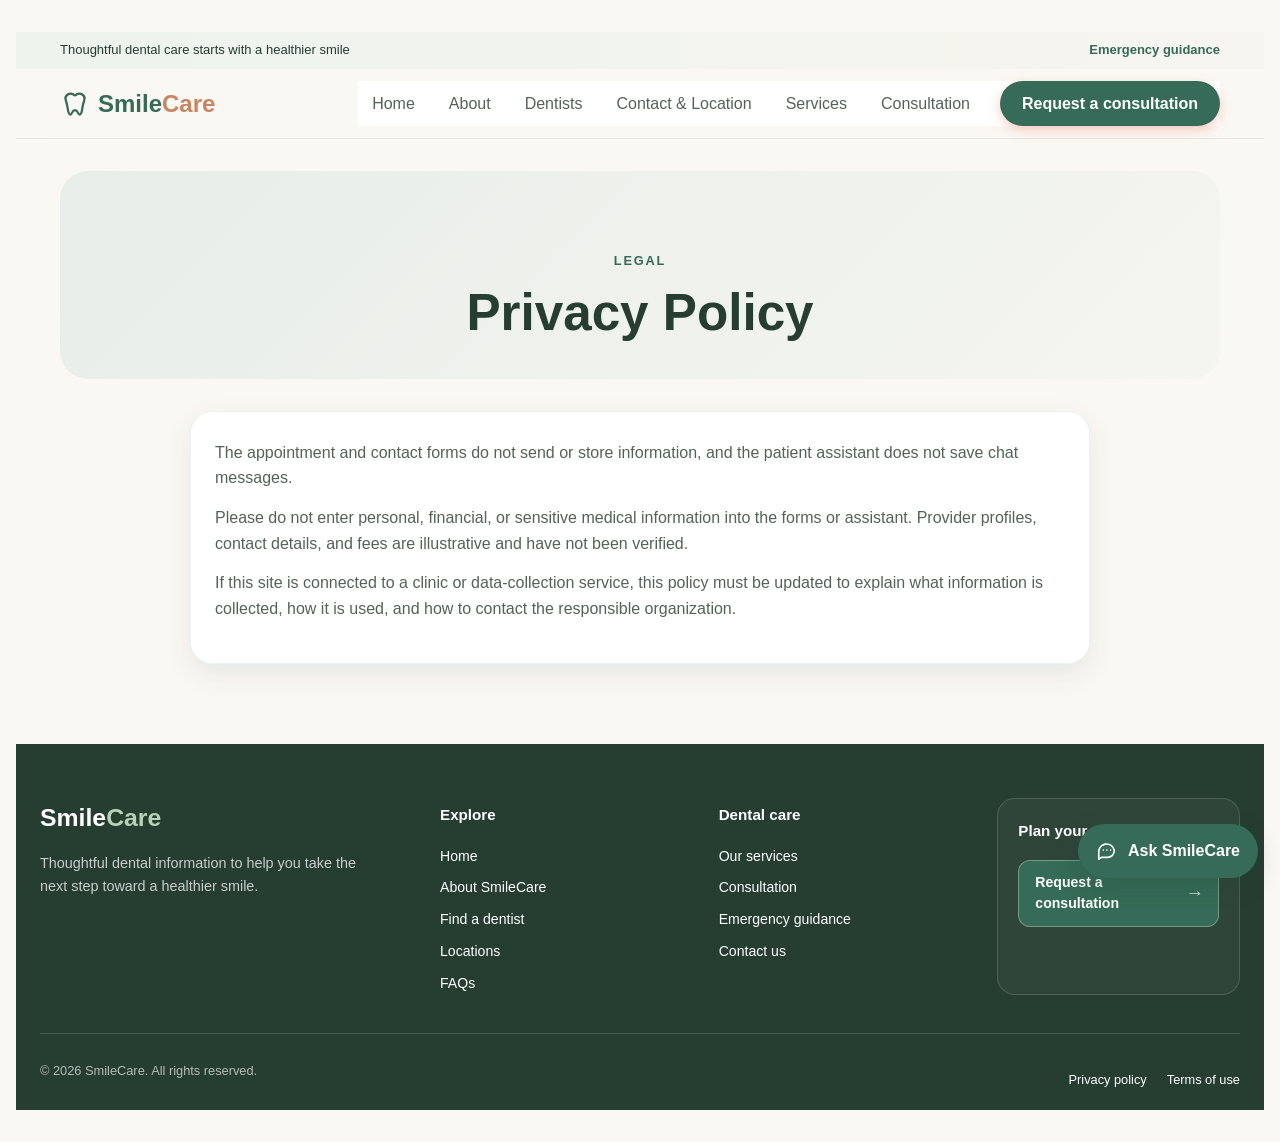
<file: privacy.html>
<!DOCTYPE html>
<html lang="en">
<head>
  <meta charset="UTF-8" />
  <meta name="viewport" content="width=device-width, initial-scale=1.0" />
  <meta name="theme-color" content="#0a1a2f">
  <title>SmileCare | Privacy Policy</title>
  <link rel="icon" href="data:image/svg+xml,<svg xmlns=%22http://www.w3.org/2000/svg%22 viewBox=%220 0 100 100%22><text y=%22.9em%22 font-size=%2290%22>🦷</text></svg>">
  <meta name="description" content="SmileCare privacy policy information." />
  <link rel="preconnect" href="https://fonts.googleapis.com" />
  <link rel="preconnect" href="https://fonts.gstatic.com" crossorigin />
  <link href="https://fonts.googleapis.com/css2?family=Poppins:wght@400;500;600;700&display=swap" rel="stylesheet" />
  <link rel="stylesheet" href="style.css" />
  <link rel="stylesheet" href="chatbot.css">
  <link rel="stylesheet" href="shared-sections.css">
</head>
<body>
  <div id="site-header"></div>

  <main class="page-shell legal-page">
    <section class="page-hero short">
      <div class="page-hero-inner">
        <span class="eyebrow">LEGAL</span>
        <h1>Privacy Policy</h1>
      </div>
    </section>

    <section class="legal-box">
      <p>The appointment and contact forms do not send or store information, and the patient assistant does not save chat messages.</p>
      <p>Please do not enter personal, financial, or sensitive medical information into the forms or assistant. Provider profiles, contact details, and fees are illustrative and have not been verified.</p>
      <p>If this site is connected to a clinic or data-collection service, this policy must be updated to explain what information is collected, how it is used, and how to contact the responsible organization.</p>
    </section>
  </main>

  <div id="site-footer"></div>

  <script src="data.js"></script>
  <script src="main.js"></script>
  <script src="chatbot.js"></script>
</body>
</html>
</file>
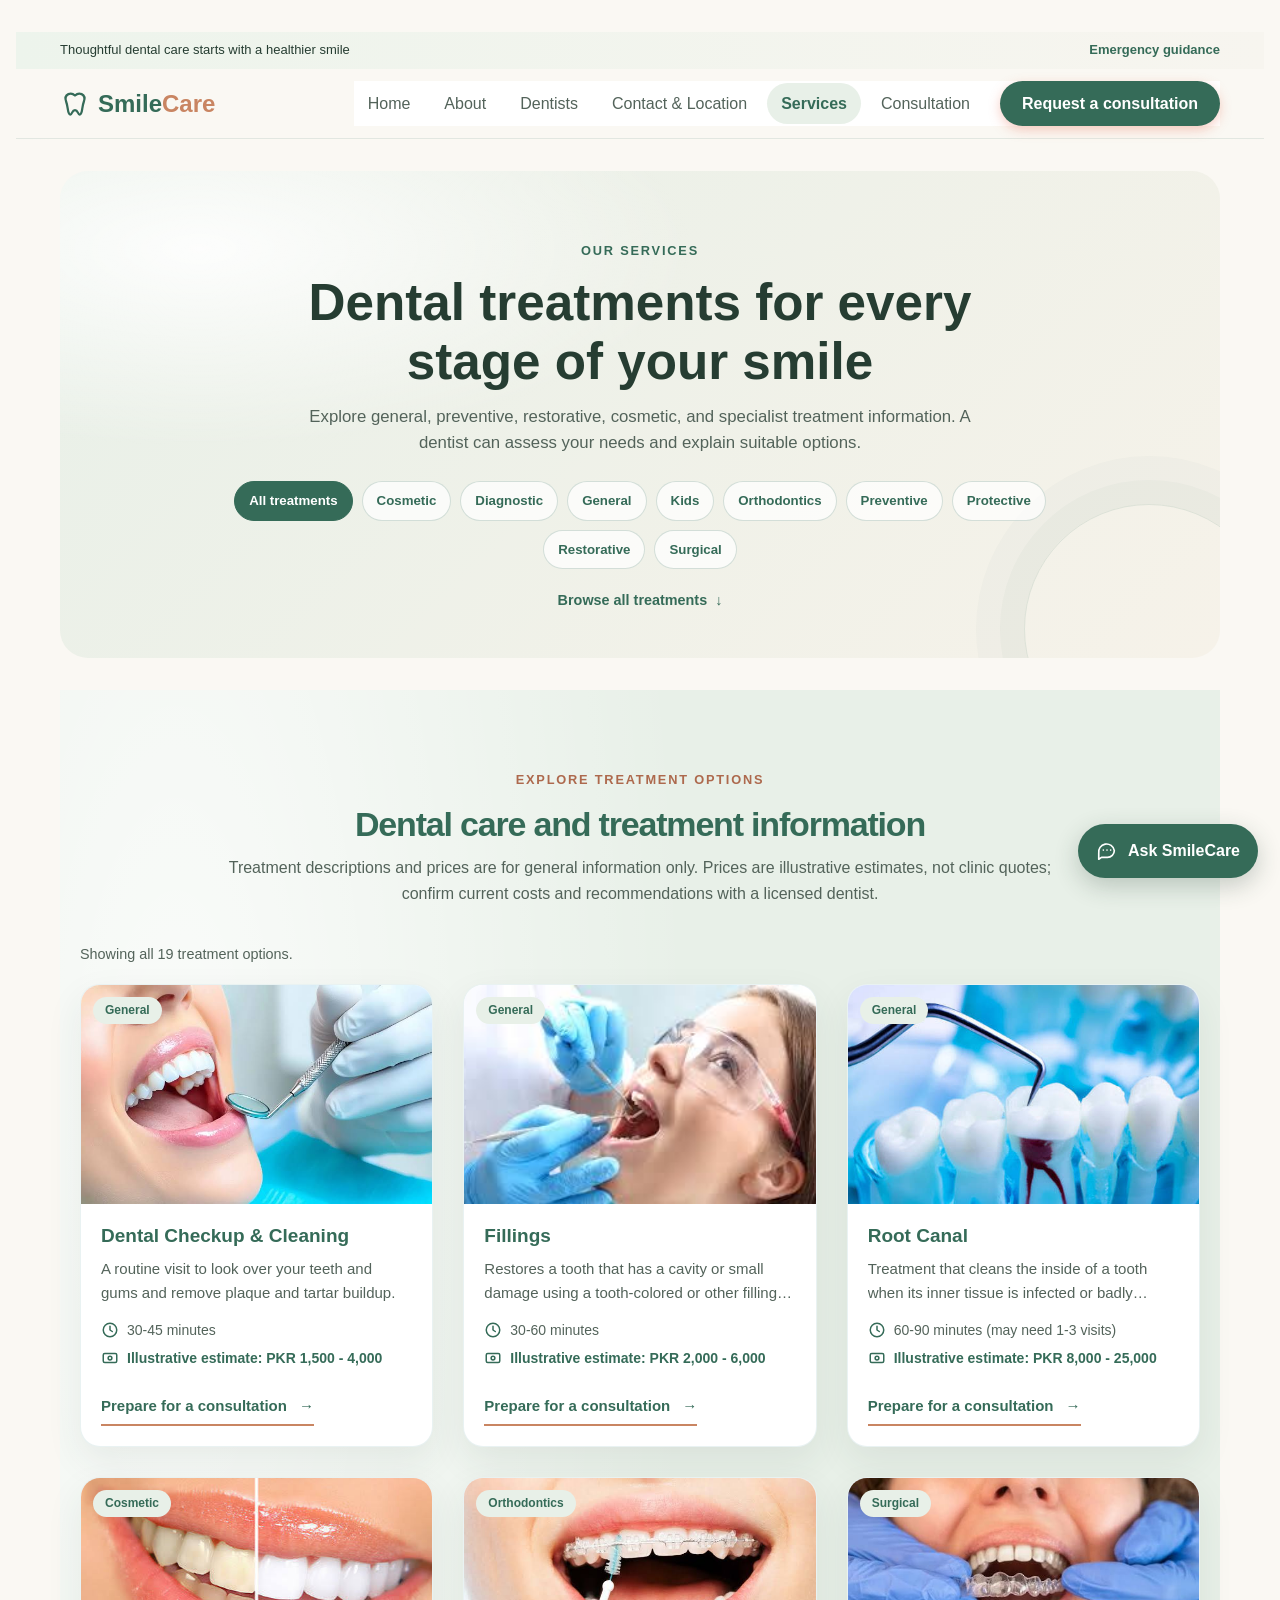
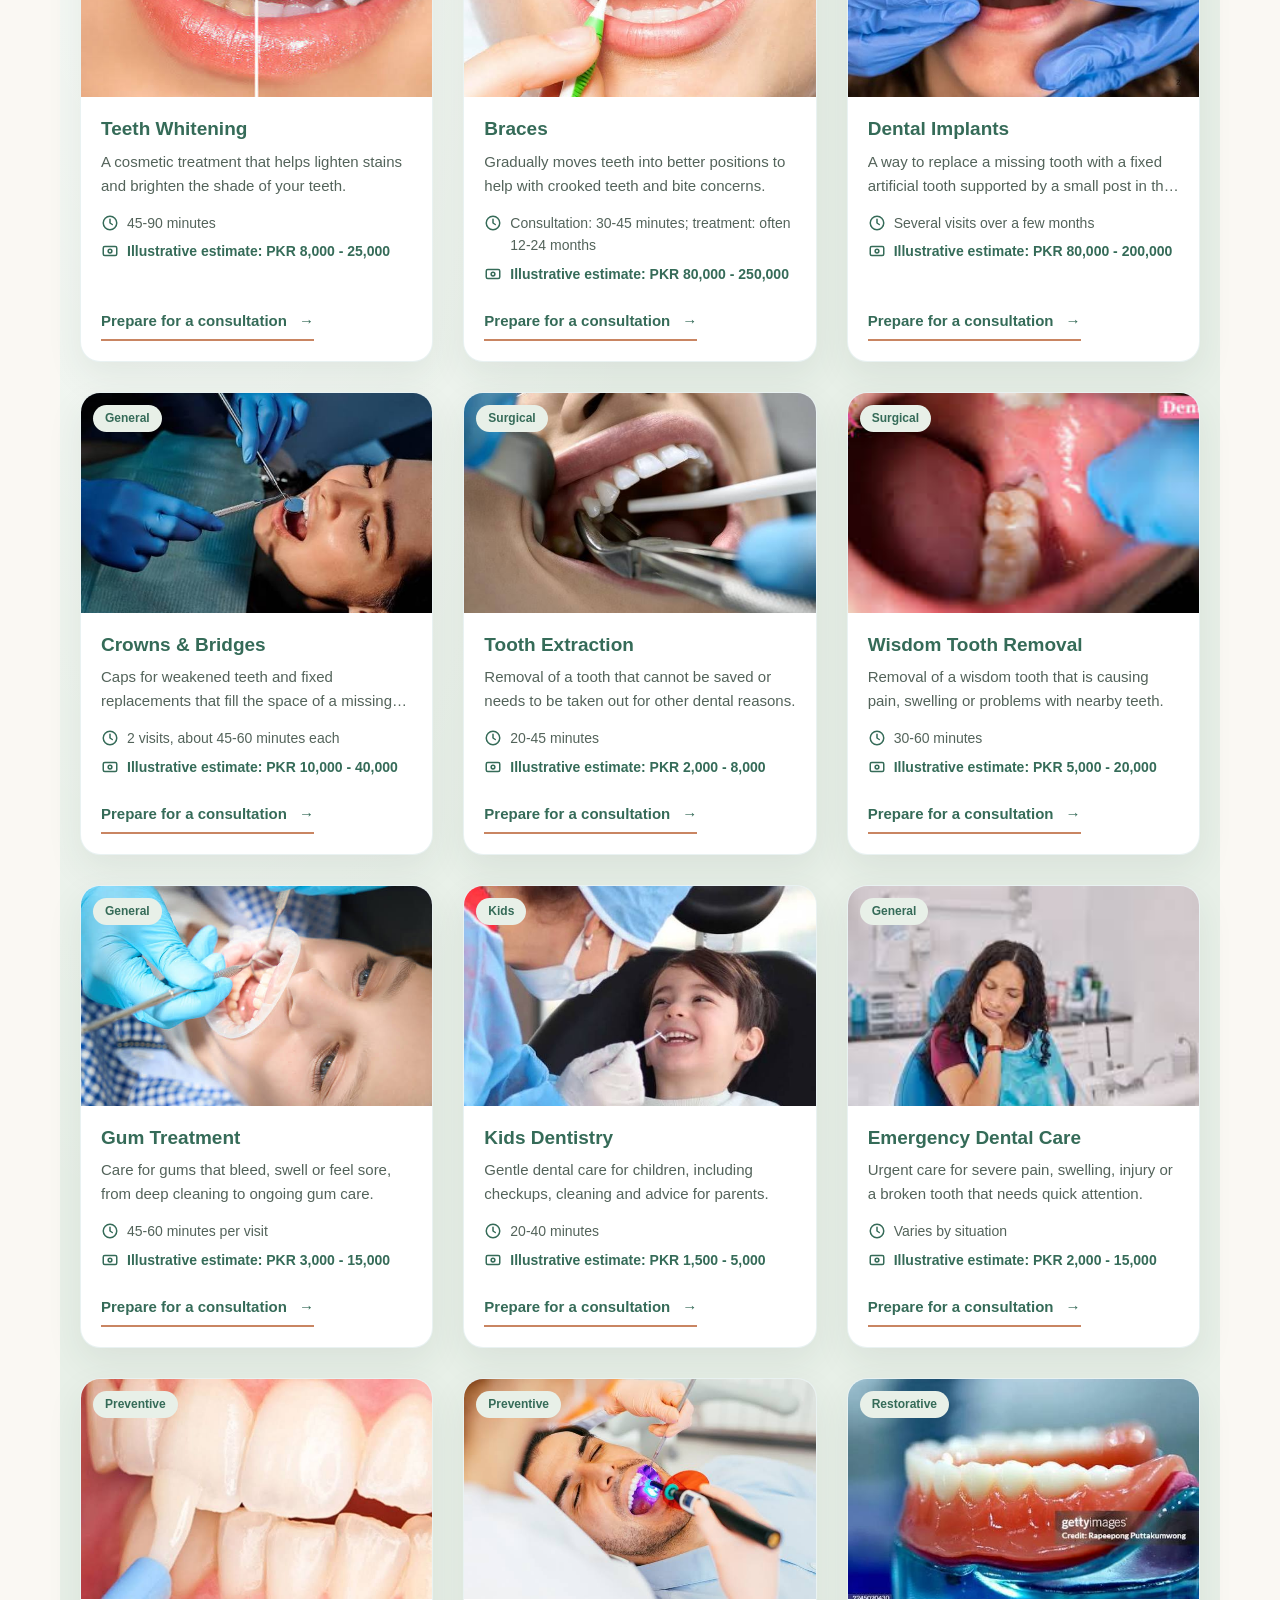
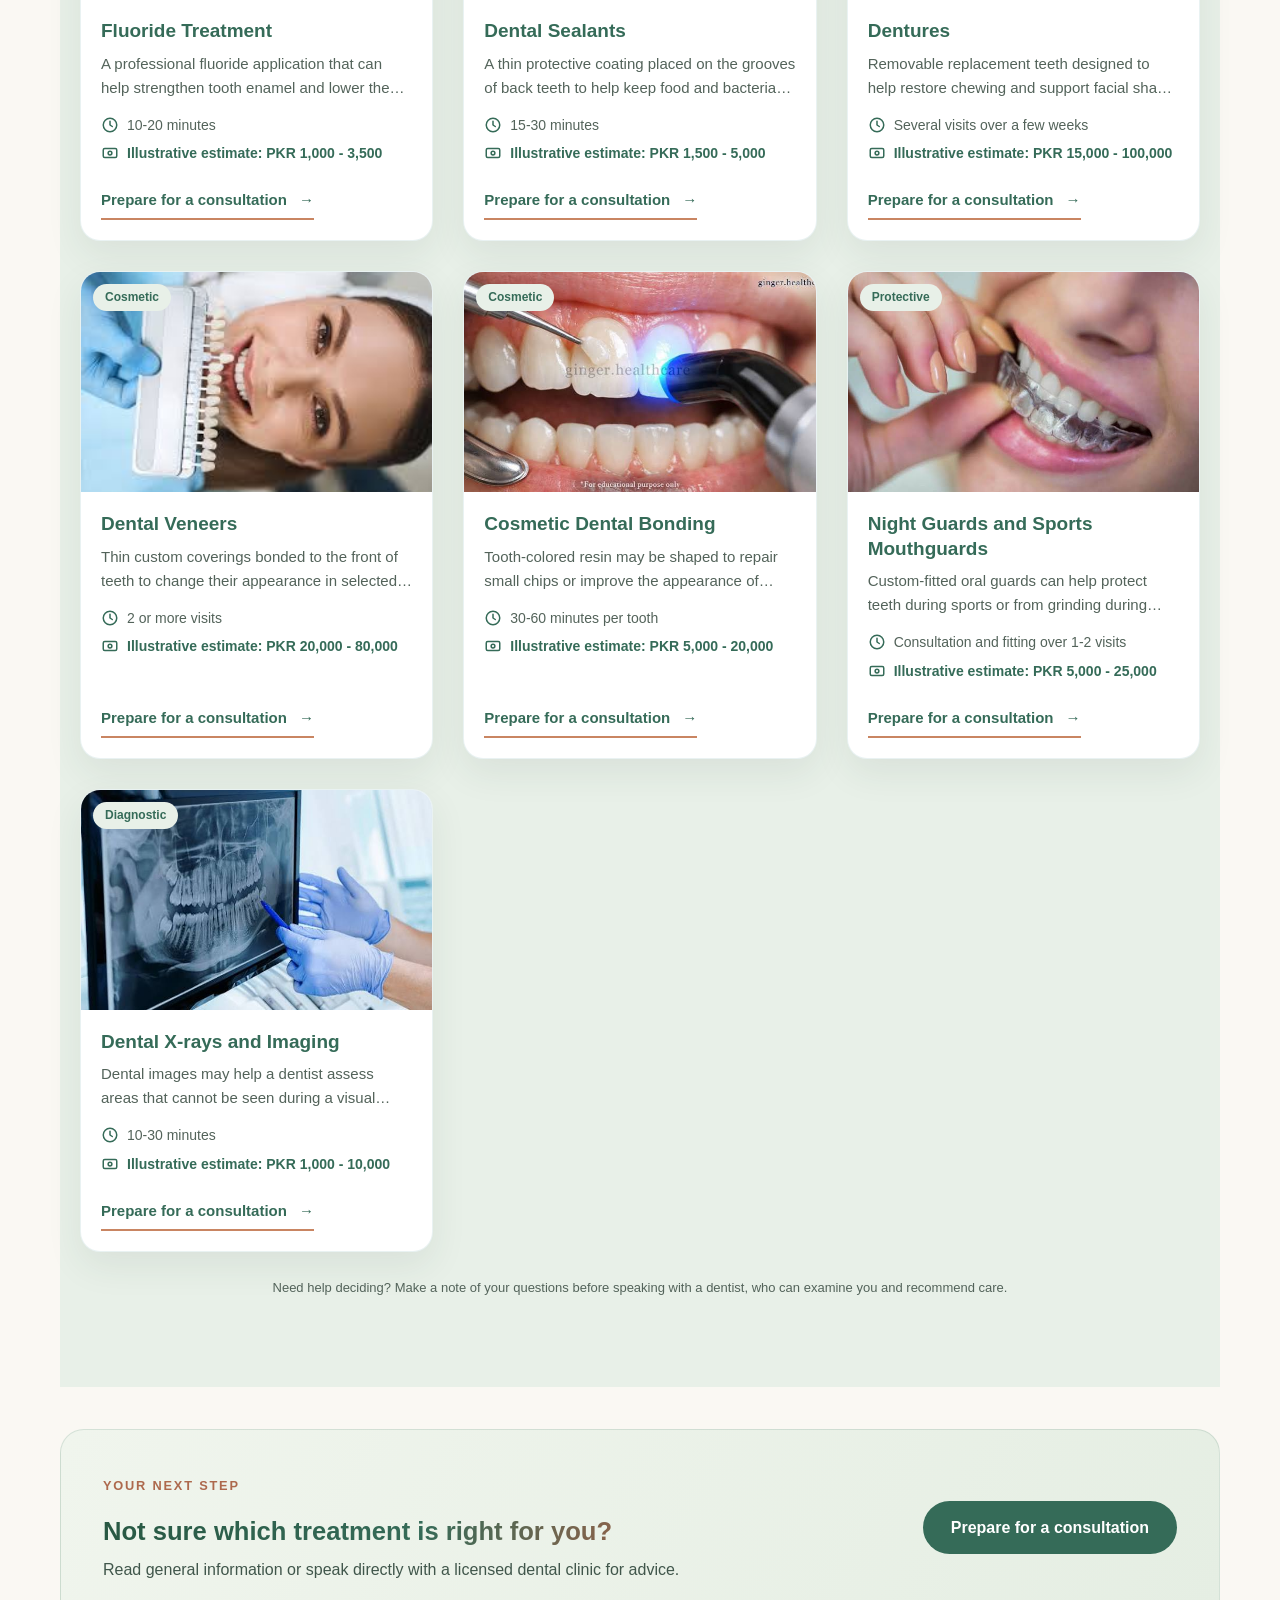
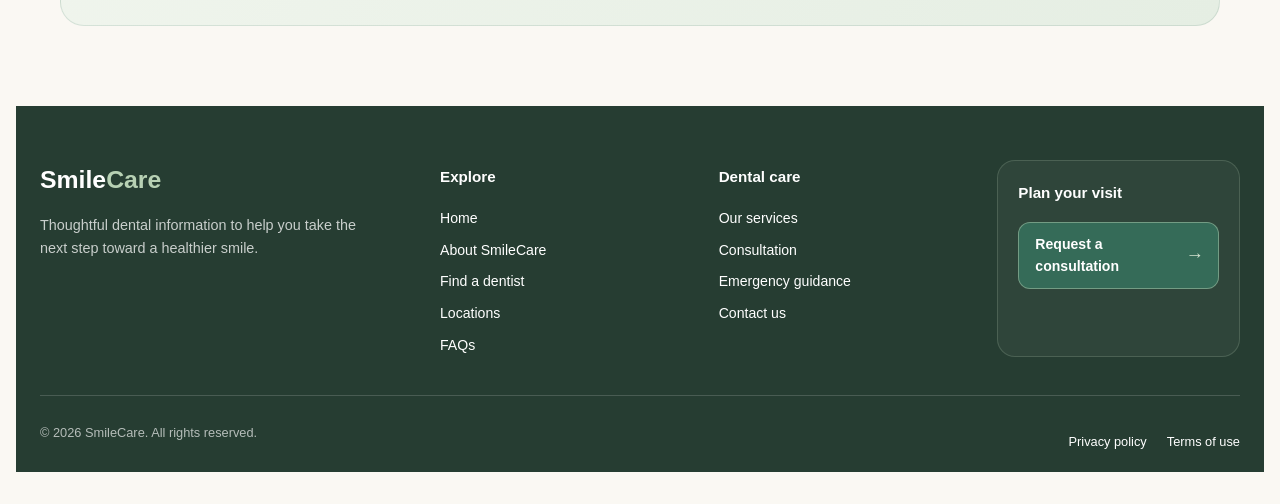
<file: services.html>
<!DOCTYPE html>
<html lang="en">
<head>
  <meta charset="UTF-8" />
  <meta name="viewport" content="width=device-width, initial-scale=1.0" />
  <meta name="theme-color" content="#0a1a2f">
  <title>SmileCare | Services</title>
  <link rel="icon" href="data:image/svg+xml,<svg xmlns=%22http://www.w3.org/2000/svg%22 viewBox=%220 0 100 100%22><text y=%22.9em%22 font-size=%2290%22>🦷</text></svg>">
  <meta name="description" content="Explore dental services at SmileCare, from checkups to cosmetic treatments." />
  <link rel="preconnect" href="https://fonts.googleapis.com" />
  <link rel="preconnect" href="https://fonts.gstatic.com" crossorigin />
  <link href="https://fonts.googleapis.com/css2?family=Poppins:wght@400;500;600;700&display=swap" rel="stylesheet" />
  <link rel="stylesheet" href="style.css" />
  <link rel="stylesheet" href="chatbot.css">
  <link rel="stylesheet" href="shared-sections.css">
</head>
<body>
  <div id="site-header"></div>

  <main class="page-shell">
    <section class="page-hero services-page-hero">
      <div class="page-hero-inner">
        <span class="eyebrow">OUR SERVICES</span>
        <h1>Dental treatments for every stage of your smile</h1>
        <p>Explore general, preventive, restorative, cosmetic, and specialist treatment information. A dentist can assess your needs and explain suitable options.</p>
        <nav class="service-hero-filters" id="service-treatment-filters" aria-label="Filter treatments by category"></nav>
        <a class="service-hero-link" href="#treatments">Browse all treatments <span aria-hidden="true">&darr;</span></a>
      </div>
    </section>

    <section class="treat-section service-treat-section" id="treatments" aria-labelledby="treatments-heading">
      <div class="treat-container">
        <div class="treat-head">
          <span class="eyebrow accent">Explore treatment options</span>
          <h2 class="treat-heading" id="treatments-heading">Dental care and treatment information</h2>
          <p class="treat-subtitle">Treatment descriptions and prices are for general information only. Prices are illustrative estimates, not clinic quotes; confirm current costs and recommendations with a licensed dentist.</p>
        </div>

        <p class="service-filter-status" id="service-filter-status" role="status" aria-live="polite"></p>
        <div class="treat-grid" id="service-treatment-grid"></div>
        <p class="treat-note">Need help deciding? Make a note of your questions before speaking with a dentist, who can examine you and recommend care.</p>
      </div>
    </section>

    <section class="info-banner">
      <div>
        <span class="eyebrow accent">Your next step</span>
        <h2>Not sure which treatment is right for you?</h2>
        <p>Read general information or speak directly with a licensed dental clinic for advice.</p>
      </div>
      <a href="book.html" class="primary-cta">Prepare for a consultation</a>
    </section>
  </main>

  <div id="site-footer"></div>

  <script src="data.js"></script>
  <script src="main.js"></script>
  <script src="chatbot.js"></script>
</body>
</html>
</file>
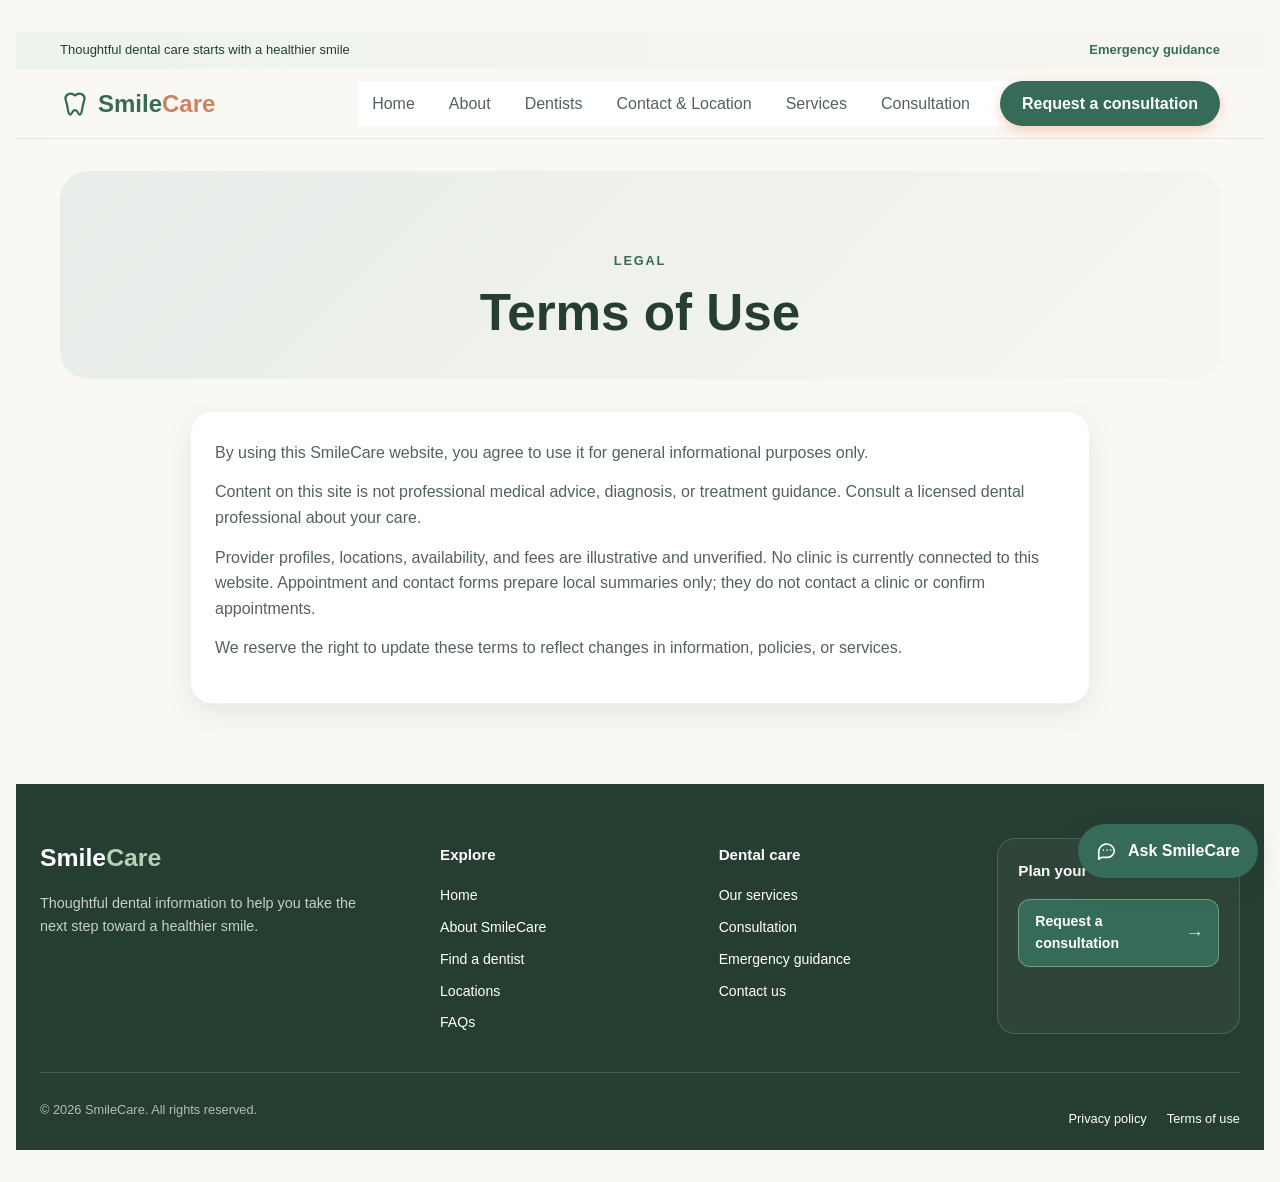
<file: terms.html>
<!DOCTYPE html>
<html lang="en">
<head>
  <meta charset="UTF-8" />
  <meta name="viewport" content="width=device-width, initial-scale=1.0" />
  <meta name="theme-color" content="#0a1a2f">
  <title>SmileCare | Terms of Use</title>
  <link rel="icon" href="data:image/svg+xml,<svg xmlns=%22http://www.w3.org/2000/svg%22 viewBox=%220 0 100 100%22><text y=%22.9em%22 font-size=%2290%22>🦷</text></svg>">
  <meta name="description" content="SmileCare terms of use information." />
  <link rel="preconnect" href="https://fonts.googleapis.com" />
  <link rel="preconnect" href="https://fonts.gstatic.com" crossorigin />
  <link href="https://fonts.googleapis.com/css2?family=Poppins:wght@400;500;600;700&display=swap" rel="stylesheet" />
  <link rel="stylesheet" href="style.css" />
  <link rel="stylesheet" href="chatbot.css">
  <link rel="stylesheet" href="shared-sections.css">
</head>
<body>
  <div id="site-header"></div>

  <main class="page-shell legal-page">
    <section class="page-hero short">
      <div class="page-hero-inner">
        <span class="eyebrow">LEGAL</span>
        <h1>Terms of Use</h1>
      </div>
    </section>

    <section class="legal-box">
      <p>By using this SmileCare website, you agree to use it for general informational purposes only.</p>
      <p>Content on this site is not professional medical advice, diagnosis, or treatment guidance. Consult a licensed dental professional about your care.</p>
      <p>Provider profiles, locations, availability, and fees are illustrative and unverified. No clinic is currently connected to this website. Appointment and contact forms prepare local summaries only; they do not contact a clinic or confirm appointments.</p>
      <p>We reserve the right to update these terms to reflect changes in information, policies, or services.</p>
    </section>
  </main>

  <div id="site-footer"></div>

  <script src="data.js"></script>
  <script src="main.js"></script>
  <script src="chatbot.js"></script>
</body>
</html>
</file>
<file: style.css>
/* Base styles */
:root {
  --teal: #356b58;
  --mint: #e8f0e8;
  --warm-white: #faf8f3;
  --slate: #53635a;
  --coral: #c98562;
  --coral-dark: #ad694d;
  --ink: #263d32;
  --white: #ffffff;
  --ivory: #faf8f3;
  --navy: #356b58;
  --navy-deep: #263d32;
  --gold: #d7b783;
  --gold-dark: #ae8452;
  --gold-soft: #f5eddf;
  --line: rgba(53, 107, 88, 0.18);
  --radius: 20px;
  --radius-sm: 14px;
  --shadow-soft: 0 10px 28px rgba(38, 61, 50, 0.09);
  --font-main: "Poppins", sans-serif;
}

*, *::before, *::after { box-sizing: border-box; }
html { scroll-behavior: smooth; }
body {
  margin: 0;
  font-family: var(--font-main);
  color: var(--slate);
  background: var(--warm-white);
  line-height: 1.6;
}
a { color: inherit; }
:focus-visible { outline: 3px solid var(--coral); outline-offset: 2px; }

/* Keeps the sticky nav working: header wrapper does not create its own box */
#site-header { display: contents; }

/* ---------- SECTION 1: TOP BAR ---------- */
.topbar-wrap {
  color: var(--ink);
  background: linear-gradient(90deg, #edf4ec 0%, #f7f5ef 100%);
  font-size: 0.8125rem;
}
.topbar-inner {
  max-width: 1200px; margin: 0 auto; padding: 8px 20px;
  display: flex; align-items: center; justify-content: space-between; gap: 16px;
}
.topbar-left { display: flex; align-items: center; gap: 20px; flex-wrap: wrap; }
.topbar-right { display: none; }
.topbar-link { color: var(--teal); text-decoration: none; font-weight: 600; }
.topbar-link:hover, .topbar-link:focus-visible { text-decoration: underline; }
.topbar-sep { opacity: 0.6; margin: 0 6px; }

/* ---------- SECTION 1: NAVIGATION ---------- */
.nav-wrap {
  position: sticky; top: 0; z-index: 1000;
  background: rgba(250, 248, 243, 0.96);
  border-bottom: 1px solid rgba(53, 107, 88, 0.12);
  transition: box-shadow 0.25s ease;
}
.nav-wrap.nav-scrolled { box-shadow: 0 6px 18px rgba(53, 107, 88, 0.14); }
.nav-inner {
  max-width: 1200px; margin: 0 auto; padding: 12px 20px;
  display: flex; align-items: center; justify-content: space-between; gap: 16px;
  position: relative;
}
.nav-logo {
  display: inline-flex; align-items: center; gap: 8px;
  text-decoration: none; font-weight: 700; font-size: 1.5rem; line-height: 1;
}
.nav-logo-icon { width: 30px; height: 30px; color: var(--teal); flex-shrink: 0; }
.nav-logo-smile { color: var(--teal); }
.nav-logo-care { color: var(--coral); }

.nav-toggle {
  display: inline-flex; flex-direction: column; justify-content: center; align-items: center; gap: 5px;
  width: 44px; height: 44px; padding: 0;
  background: var(--white); border: 1px solid rgba(53, 107, 88, 0.2);
  border-radius: var(--radius-sm); cursor: pointer;
}
.nav-toggle-bar {
  display: block; width: 22px; height: 2px; background: var(--teal); border-radius: 2px;
  transition: transform 0.25s ease, opacity 0.2s ease;
}
.nav-toggle[aria-expanded="true"] .nav-toggle-bar:nth-child(1) { transform: translateY(7px) rotate(45deg); }
.nav-toggle[aria-expanded="true"] .nav-toggle-bar:nth-child(2) { opacity: 0; }
.nav-toggle[aria-expanded="true"] .nav-toggle-bar:nth-child(3) { transform: translateY(-7px) rotate(-45deg); }

/* Mobile: menu slides down under the nav row */
.nav-menu {
  position: absolute; top: 100%; left: 0; right: 0;
  margin: 0; padding: 8px 20px 20px; list-style: none;
  background: var(--warm-white);
  border-bottom: 1px solid rgba(53, 107, 88, 0.1);
  box-shadow: 0 14px 24px rgba(53, 107, 88, 0.12);
  display: flex; flex-direction: column; gap: 4px;
  opacity: 0; visibility: hidden; transform: translateY(-12px);
  transition: opacity 0.25s ease, transform 0.25s ease, visibility 0.25s;
}
.nav-menu.nav-open { opacity: 1; visibility: visible; transform: translateY(0); }
.nav-link {
  display: block; padding: 12px 14px; border-radius: var(--radius-sm);
  color: var(--slate); text-decoration: none; font-weight: 500;
}
.nav-link:hover { background: var(--mint); color: var(--teal); }
.nav-link.nav-active { background: var(--mint); color: var(--teal); font-weight: 600; }
.nav-cta {
  display: block; text-align: center; margin-top: 8px; padding: 12px 22px;
  background: var(--teal); color: var(--white); font-weight: 600; text-decoration: none;
  border-radius: 999px; box-shadow: 0 4px 12px rgba(232, 115, 90, 0.35);
  transition: background 0.2s ease, transform 0.2s ease;
}
.nav-cta:hover { background: #285843; transform: translateY(-1px); }

/* Desktop */
@media (min-width: 900px) {
  .topbar-right { display: block; }
  .nav-toggle { display: none; }
  .nav-menu {
    position: static; padding: 0; background: none; border: 0; box-shadow: none;
    flex-direction: row; align-items: center; gap: 6px;
    opacity: 1; visibility: visible; transform: none;
  }
  .nav-link { padding: 8px 14px; border-radius: 999px; }
  .nav-cta { margin: 0 0 0 10px; padding: 10px 22px; }
}

/* Hero section */

/* The gradient remains visible if the hero photo is unavailable. */
.hero-section {
  position: relative;
  display: flex;
  align-items: flex-end;
  min-height: 82vh;
  min-height: 82svh;
  background:
    url("images/hero.jpg") center / cover no-repeat,
    linear-gradient(135deg, var(--teal) 0%, #789b80 55%, var(--mint) 100%);
}

.hero-inner {
  width: 100%;
  max-width: 1200px;
  margin: 0 auto;
  padding: 0;
}

/* Mobile: full-width panel pinned to the bottom of the image */
.hero-panel {
  width: 100%;
  padding: 26px 20px 30px;
  background: rgba(38, 61, 50, 0.94);
  color: var(--white);
  border-radius: 20px 20px 0 0;
  box-shadow: 0 -8px 28px rgba(38, 61, 50, 0.25);
}

.hero-badge {
  display: inline-block;
  padding: 6px 14px;
  background: var(--mint);
  color: var(--teal);
  font-size: 0.8125rem;
  font-weight: 600;
  border-radius: 999px;
}

.hero-title {
  margin: 14px 0 12px;
  font-size: 1.875rem;
  line-height: 1.2;
  font-weight: 700;
  color: var(--white);
}

.hero-text {
  margin: 0 0 22px;
  font-size: 1rem;
  line-height: 1.65;
  color: rgba(255, 255, 255, 0.94);
}

.hero-actions {
  display: flex;
  flex-direction: column;
  gap: 12px;
}

.hero-btn {
  display: inline-flex;
  align-items: center;
  justify-content: center;
  padding: 14px 26px;
  font-family: var(--font-main);
  font-size: 1rem;
  font-weight: 600;
  line-height: 1.2;
  text-decoration: none;
  border-radius: 999px;
  cursor: pointer;
  transition: background 0.2s ease, color 0.2s ease, transform 0.2s ease, box-shadow 0.2s ease;
}

.hero-btn-primary {
  background: var(--teal);
  color: var(--white);
  border: 2px solid var(--coral);
  box-shadow: 0 6px 16px rgba(232, 115, 90, 0.4);
}
.hero-btn-primary:hover { background: var(--coral-dark); border-color: var(--coral-dark); transform: translateY(-1px); }

.hero-btn-outline {
  background: transparent;
  color: var(--white);
  border: 2px solid var(--white);
}
.hero-btn-outline:hover { background: var(--white); color: var(--teal); transform: translateY(-1px); }

.hero-trust {
  display: flex;
  flex-direction: column;
  gap: 10px;
  margin: 24px 0 0;
  padding: 20px 0 0;
  list-style: none;
  border-top: 1px solid rgba(255, 255, 255, 0.22);
}

.hero-trust-item {
  display: flex;
  align-items: center;
  gap: 10px;
  font-size: 0.9375rem;
  font-weight: 500;
  color: var(--white);
}

.hero-trust-icon {
  flex-shrink: 0;
  width: 22px;
  height: 22px;
  padding: 4px;
  background: var(--mint);
  color: var(--teal);
  border-radius: 50%;
}

/* Tablet and up: panel floats on the left, vertically centered */
@media (min-width: 700px) {
  .hero-section { align-items: center; }
  .hero-inner { padding: 56px 24px; }
  .hero-panel {
    max-width: 580px;
    padding: 40px;
    background: rgba(38, 61, 50, 0.88);
    border-radius: 20px;
    box-shadow: 0 16px 40px rgba(38, 61, 50, 0.3);
    -webkit-backdrop-filter: blur(6px);
    backdrop-filter: blur(6px);
  }
  .hero-title { font-size: 2.5rem; }
  .hero-actions { flex-direction: row; flex-wrap: wrap; }
  .hero-trust { flex-direction: row; flex-wrap: wrap; gap: 12px 22px; }
}

@media (min-width: 1000px) {
  .hero-section { min-height: 80vh; }
  .hero-title { font-size: 2.875rem; }
}

/* Search card */

/* Gives the hero extra room at the bottom so the search card can overlap it without covering hero content */
.hero-panel { padding-bottom: 80px; }
@media (min-width: 700px) {
  .hero-panel { padding-bottom: 40px; }
  .hero-inner { padding-bottom: 120px; }
}

.search-section {
  position: relative;
  z-index: 5;
  margin-top: -52px;
  padding: 0 16px 8px;
}

.search-card {
  max-width: 1000px;
  margin: 0 auto;
  padding: 24px 20px;
  background: var(--white);
  border-radius: 16px;
  box-shadow: 0 14px 40px rgba(53, 107, 88, 0.18);
  border: 1px solid rgba(53, 107, 88, 0.06);
}

.search-title {
  margin: 0 0 4px;
  font-size: 1.25rem;
  font-weight: 700;
  color: var(--teal);
  line-height: 1.3;
}

.search-sub {
  margin: 0 0 18px;
  font-size: 0.875rem;
  color: var(--slate);
}

/* Mobile: fields stack vertically */
.search-form {
  display: flex;
  flex-direction: column;
  gap: 14px;
}

.search-field { display: flex; flex-direction: column; gap: 6px; min-width: 0; }

.search-label {
  font-size: 0.875rem;
  font-weight: 600;
  color: var(--teal);
}

.search-select {
  width: 100%;
  min-height: 50px;
  padding: 12px 44px 12px 16px;
  font-family: var(--font-main);
  font-size: 1rem;
  color: var(--slate);
  background-color: var(--warm-white);
  background-image: url("data:image/svg+xml,%3Csvg xmlns='http://www.w3.org/2000/svg' width='16' height='16' viewBox='0 0 24 24' fill='none' stroke='%230b5563' stroke-width='2.6' stroke-linecap='round' stroke-linejoin='round'%3E%3Cpath d='M6 9l6 6 6-6'/%3E%3C/svg%3E");
  background-repeat: no-repeat;
  background-position: right 16px center;
  border: 1.5px solid rgba(53, 107, 88, 0.25);
  border-radius: var(--radius-sm);
  appearance: none;
  -webkit-appearance: none;
  cursor: pointer;
  transition: border-color 0.2s ease, box-shadow 0.2s ease;
}
.search-select:hover { border-color: var(--teal); }
.search-select:focus-visible {
  outline: none;
  border-color: var(--teal);
  box-shadow: 0 0 0 3px rgba(53, 107, 88, 0.2);
}

.search-btn {
  min-height: 50px;
  padding: 12px 28px;
  font-family: var(--font-main);
  font-size: 1rem;
  font-weight: 600;
  color: var(--ink);
  background: var(--coral);
  border: 2px solid var(--coral);
  border-radius: 999px;
  cursor: pointer;
  box-shadow: 0 6px 16px rgba(232, 115, 90, 0.35);
  transition: background 0.2s ease, transform 0.2s ease;
}
.search-btn:hover { background: var(--coral-dark); border-color: var(--coral-dark); transform: translateY(-1px); }

/* Quick-choice chips */
.search-chips-wrap {
  margin-top: 20px;
  padding-top: 16px;
  border-top: 1px solid rgba(53, 107, 88, 0.12);
  display: flex;
  flex-direction: column;
  gap: 10px;
}

.search-chips-label { font-size: 0.8125rem; font-weight: 600; color: var(--slate); }

.search-chips { display: flex; flex-wrap: wrap; gap: 8px; }

.search-chip {
  padding: 8px 16px;
  font-family: var(--font-main);
  font-size: 0.875rem;
  font-weight: 500;
  color: var(--teal);
  background: var(--mint);
  border: 1.5px solid transparent;
  border-radius: 999px;
  cursor: pointer;
  transition: background 0.2s ease, color 0.2s ease, border-color 0.2s ease;
}
.search-chip:hover { border-color: var(--teal); }
.search-chip[aria-pressed="true"] {
  background: var(--teal);
  color: var(--white);
  border-color: var(--teal);
}

/* Tablet and up: fields in one row */
@media (min-width: 700px) {
  .search-section { margin-top: -64px; padding: 0 24px 8px; }
  .search-card { padding: 30px 32px; }
  .search-form {
    flex-direction: row;
    align-items: flex-end;
    gap: 16px;
  }
  .search-field:first-child { flex: 1.5; }
  .search-field:nth-child(2) { flex: 1; }
  .search-btn { flex-shrink: 0; padding: 12px 34px; }
  .search-chips-wrap { flex-direction: row; align-items: center; flex-wrap: wrap; gap: 12px; }
}

/* Featured treatments */

.treat-section {
  padding: 64px 0 72px;
  background: var(--mint);
}

.treat-container {
  max-width: 1200px;
  margin: 0 auto;
  padding: 0 20px;
}

.treat-head {
  display: flex;
  flex-direction: column;
  align-items: center;
  width: 100%;
  max-width: 860px;
  margin: 0 auto 36px;
  text-align: center;
}

.treat-heading {
  width: fit-content;
  max-width: 100%;
  margin: 0 auto 10px;
  font-size: 1.75rem;
  font-weight: 700;
  line-height: 1.25;
  color: var(--teal);
  text-align: center;
}

.treat-subtitle {
  width: 100%;
  margin: 0 auto;
  font-size: 1rem;
  color: var(--slate);
  text-align: center;
}

/* Mobile: 1 column */
.treat-grid {
  display: grid;
  grid-template-columns: 1fr;
  gap: 22px;
}

.treat-card {
  display: flex;
  flex-direction: column;
  background: var(--white);
  border-radius: 16px;
  overflow: hidden;
  box-shadow: 0 6px 18px rgba(53, 107, 88, 0.10);
  transition: transform 0.25s ease, box-shadow 0.25s ease;
}
.treat-card:hover,
.treat-card:focus-within {
  transform: translateY(-6px);
  box-shadow: 0 16px 34px rgba(53, 107, 88, 0.18);
}

/* Fallback color/gradient shows if the image file is missing */
.treat-media {
  position: relative;
  aspect-ratio: 16 / 10;
  background: linear-gradient(135deg, var(--teal) 0%, #789b80 60%, #c1d3be 100%);
  overflow: hidden;
}
.treat-img {
  display: block;
  width: 100%;
  height: 100%;
  object-fit: cover;
}
.treat-illustration { object-fit: cover; }
.treat-category {
  position: absolute;
  top: 12px;
  left: 12px;
  padding: 4px 12px;
  font-size: 0.75rem;
  font-weight: 600;
  color: var(--teal);
  background: var(--mint);
  border-radius: 999px;
}

.treat-body {
  display: flex;
  flex-direction: column;
  flex: 1;
  padding: 20px;
}

.treat-name {
  margin: 0 0 8px;
  font-size: 1.1875rem;
  font-weight: 600;
  line-height: 1.3;
  color: var(--teal);
}

.treat-desc {
  margin: 0 0 14px;
  font-size: 0.9375rem;
  color: var(--slate);
  display: -webkit-box;
  -webkit-line-clamp: 2;
  line-clamp: 2;
  -webkit-box-orient: vertical;
  overflow: hidden;
}

.treat-meta {
  display: flex;
  flex-direction: column;
  gap: 6px;
  margin: 0 0 18px;
  padding: 0;
  list-style: none;
  font-size: 0.875rem;
  color: var(--slate);
}
.treat-meta-item { display: flex; align-items: flex-start; gap: 8px; }
.treat-meta-icon { flex-shrink: 0; width: 18px; height: 18px; margin-top: 2px; color: var(--teal); }
.treat-fee { font-weight: 600; color: var(--teal); }

.treat-link {
  margin-top: auto;
  display: inline-flex;
  align-items: center;
  gap: 6px;
  align-self: flex-start;
  padding: 6px 0;
  font-size: 0.9375rem;
  font-weight: 600;
  color: var(--teal);
  text-decoration: none;
  border-bottom: 2px solid var(--coral);
  transition: color 0.2s ease, gap 0.2s ease;
}
.treat-link:hover { color: var(--coral-dark); gap: 10px; }

.treat-note {
  margin: 26px 0 0;
  text-align: center;
  font-size: 0.8125rem;
  color: var(--slate);
}

.treat-more { margin-top: 20px; text-align: center; }

.treat-btn {
  display: inline-flex;
  align-items: center;
  justify-content: center;
  padding: 14px 32px;
  font-size: 1rem;
  font-weight: 600;
  color: var(--white);
  text-decoration: none;
  background: var(--teal);
  border: 2px solid var(--teal);
  border-radius: 999px;
  transition: background 0.2s ease, color 0.2s ease, transform 0.2s ease;
}
.treat-btn:hover { background: transparent; color: var(--teal); transform: translateY(-1px); }

/* Tablet: 2 columns */
@media (min-width: 700px) {
  .treat-section { padding: 80px 0 88px; }
  .treat-heading { font-size: 2.125rem; }
  .treat-grid { grid-template-columns: repeat(2, 1fr); gap: 26px; }
}

/* Desktop: 3 columns */
@media (min-width: 1000px) {
  .treat-grid { grid-template-columns: repeat(3, 1fr); gap: 30px; }
}

@media (prefers-reduced-motion: reduce) {
  .treat-card, .treat-link { transition: none; }
  .treat-card:hover, .treat-card:focus-within { transform: none; }
}

/* How it works */

.how-section {
  padding: 64px 0 72px;
  background: var(--warm-white);
}

.how-container {
  max-width: 1100px;
  margin: 0 auto;
  padding: 0 20px;
}

.how-head {
  width: 100%;
  max-width: none;
  margin: 0 auto 40px;
  text-align: center;
}

.how-heading {
  width: fit-content;
  margin: 0 auto 10px;
  font-size: 1.75rem;
  font-weight: 700;
  line-height: 1.25;
  color: var(--teal);
  text-align: center;
}

.how-subtitle {
  max-width: 640px;
  margin: 0 auto;
  font-size: 1rem;
  color: var(--slate);
  text-align: center;
}

/* Mobile: steps stacked vertically, joined by a vertical line */
.how-steps {
  position: relative;
  display: flex;
  flex-direction: column;
  gap: 32px;
  margin: 0;
  padding: 0;
  list-style: none;
}

.how-step {
  position: relative;
  display: grid;
  grid-template-columns: 76px 1fr;
  grid-template-areas:
    "icon title"
    "icon text";
  column-gap: 18px;
  align-items: start;
}

/* Vertical connector line between steps (mobile) */
.how-step:not(:last-child)::after {
  content: "";
  position: absolute;
  left: 37px;
  top: 82px;
  bottom: -30px;
  width: 2px;
  background: repeating-linear-gradient(to bottom, rgba(53, 107, 88, 0.35) 0 6px, transparent 6px 12px);
}

.how-icon-wrap {
  grid-area: icon;
  position: relative;
  display: flex;
  align-items: center;
  justify-content: center;
  width: 76px;
  height: 76px;
  background: var(--mint);
  color: var(--teal);
  border: 3px solid var(--white);
  border-radius: 50%;
  box-shadow: var(--shadow-soft);
  z-index: 1;
}

.how-icon { width: 34px; height: 34px; }

.how-number {
  position: absolute;
  top: -4px;
  right: -4px;
  display: flex;
  align-items: center;
  justify-content: center;
  width: 28px;
  height: 28px;
  font-size: 0.875rem;
  font-weight: 700;
  color: var(--ink);
  background: var(--coral);
  border: 2px solid var(--white);
  border-radius: 50%;
}

.how-title {
  grid-area: title;
  align-self: end;
  margin: 4px 0 4px;
  font-size: 1.125rem;
  font-weight: 600;
  line-height: 1.3;
  color: var(--teal);
}

.how-text {
  grid-area: text;
  margin: 0;
  font-size: 0.9375rem;
  color: var(--slate);
}

.how-help { margin: 40px 0 0; text-align: center; }

.how-help-link {
  padding: 8px 4px;
  font-family: var(--font-main);
  font-size: 1rem;
  font-weight: 600;
  color: var(--teal);
  background: none;
  border: 0;
  border-bottom: 2px solid var(--coral);
  cursor: pointer;
  transition: color 0.2s ease;
}
.how-help-link:hover { color: var(--coral-dark); }

/* Desktop: 3 columns joined by a horizontal line */
@media (min-width: 900px) {
  .how-section { padding: 80px 0 88px; }
  .how-heading { font-size: 2.125rem; }

  .how-steps {
    flex-direction: row;
    gap: 32px;
  }

  /* Horizontal connector behind the icons */
  .how-steps::before {
    content: "";
    position: absolute;
    top: 38px;
    left: 16.66%;
    right: 16.66%;
    height: 2px;
    background: repeating-linear-gradient(to right, rgba(53, 107, 88, 0.35) 0 8px, transparent 8px 16px);
  }

  .how-step {
    flex: 1;
    display: flex;
    flex-direction: column;
    align-items: center;
    text-align: center;
  }
  .how-step:not(:last-child)::after { display: none; }

  .how-title { margin: 18px 0 8px; }
  .how-text { max-width: 280px; }
}

/* Dentist previews */

.dent-section {
  padding: 64px 0 72px;
  background: var(--white);
}

.dent-container {
  max-width: 1200px;
  margin: 0 auto;
  padding: 0 20px;
}

.dent-head {
  max-width: 640px;
  margin: 0 auto 36px;
  text-align: center;
}

.dent-heading {
  margin: 0 0 10px;
  font-size: 1.75rem;
  font-weight: 700;
  line-height: 1.25;
  color: var(--teal);
}

.dent-subtitle { margin: 0 0 14px; font-size: 1rem; color: var(--slate); }

/* Mobile: 1 column */
.dent-grid {
  display: grid;
  grid-template-columns: 1fr;
  gap: 22px;
}

.dent-card {
  display: flex;
  flex-direction: column;
  align-items: center;
  padding: 26px 20px 22px;
  text-align: center;
  background: var(--warm-white);
  border: 1px solid rgba(53, 107, 88, 0.08);
  border-radius: 16px;
  box-shadow: 0 6px 18px rgba(53, 107, 88, 0.08);
  transition: transform 0.25s ease, box-shadow 0.25s ease;
}
.dent-card:hover,
.dent-card:focus-within {
  transform: translateY(-6px);
  box-shadow: 0 16px 34px rgba(53, 107, 88, 0.16);
}

/* Fallback avatar: teal circle with initial shows if the photo is missing */
.dent-photo-wrap {
  position: relative;
  width: 112px;
  height: 112px;
  margin-bottom: 16px;
  border-radius: 50%;
  overflow: hidden;
  background: linear-gradient(135deg, var(--teal), #789b80);
  border: 4px solid var(--white);
  box-shadow: var(--shadow-soft);
}
.dent-photo {
  position: absolute;
  inset: 0;
  width: 100%;
  height: 100%;
  object-fit: cover;
  z-index: 1;
}
.dent-avatar {
  position: absolute;
  inset: 0;
  display: flex;
  align-items: center;
  justify-content: center;
  font-size: 2.25rem;
  font-weight: 600;
  color: var(--white);
}

.dent-name {
  margin: 0 0 4px;
  font-size: 1.125rem;
  font-weight: 600;
  line-height: 1.3;
  color: var(--teal);
}

.dent-specialty {
  margin: 0 0 14px;
  font-size: 0.9375rem;
  font-weight: 500;
  color: var(--slate);
}

.dent-info {
  width: 100%;
  margin: 0 0 18px;
  padding: 14px 0 0;
  list-style: none;
  border-top: 1px solid rgba(53, 107, 88, 0.12);
  display: flex;
  flex-direction: column;
  gap: 6px;
  font-size: 0.875rem;
  color: var(--slate);
}
.dent-fee { font-weight: 600; color: var(--teal); }

.dent-actions {
  display: flex;
  gap: 10px;
  width: 100%;
  margin-top: auto;
}

.dent-btn {
  flex: 1;
  display: inline-flex;
  align-items: center;
  justify-content: center;
  padding: 11px 12px;
  font-family: var(--font-main);
  font-size: 0.9375rem;
  font-weight: 600;
  text-decoration: none;
  border-radius: 999px;
  transition: background 0.2s ease, color 0.2s ease, transform 0.2s ease;
}
.dent-btn-outline {
  color: var(--teal);
  background: transparent;
  border: 2px solid var(--teal);
}
.dent-btn-outline:hover { background: var(--teal); color: var(--white); }
.dent-btn-book {
  color: var(--ink);
  background: var(--coral);
  border: 2px solid var(--coral);
}
.dent-btn-book:hover { background: var(--coral-dark); border-color: var(--coral-dark); transform: translateY(-1px); }

.dent-more { margin-top: 36px; text-align: center; }

.dent-btn-all {
  display: inline-flex;
  align-items: center;
  justify-content: center;
  padding: 14px 32px;
  font-size: 1rem;
  font-weight: 600;
  color: var(--white);
  text-decoration: none;
  background: var(--teal);
  border: 2px solid var(--teal);
  border-radius: 999px;
  transition: background 0.2s ease, color 0.2s ease, transform 0.2s ease;
}
.dent-btn-all:hover { background: transparent; color: var(--teal); transform: translateY(-1px); }

/* Tablet: 2 columns */
@media (min-width: 640px) {
  .dent-section { padding: 80px 0 88px; }
  .dent-heading { font-size: 2.125rem; }
  .dent-grid { grid-template-columns: repeat(2, 1fr); gap: 24px; }
}

/* Desktop: 4 columns */
@media (min-width: 1000px) {
  .dent-grid { grid-template-columns: repeat(4, 1fr); gap: 24px; }
}

@media (prefers-reduced-motion: reduce) {
  .dent-card { transition: none; }
  .dent-card:hover, .dent-card:focus-within { transform: none; }
}

/* ---------- SmileCare shared visual theme ---------- */
body {
  color: var(--slate);
  background: var(--warm-white);
}

.topbar-wrap {
  background: linear-gradient(90deg, #edf4ec 0%, #f7f5ef 100%);
}

.nav-wrap {
  background: rgba(250, 248, 243, 0.96);
  -webkit-backdrop-filter: blur(14px);
  backdrop-filter: blur(14px);
}

.nav-menu {
  background: var(--white);
}

.hero-section {
  min-height: 76vh;
  min-height: 76svh;
  background:
    radial-gradient(ellipse at 12% 16%, rgba(183, 209, 180, 0.24), transparent 38%),
    linear-gradient(120deg, #f6f7f1 0%, #edf3e9 58%, #e5eee3 100%);
}

.hero-panel {
  border: 0;
  background: transparent;
  box-shadow: none;
}

.hero-badge {
  color: #356b58;
  background: rgba(255, 255, 255, 0.76);
  border: 1px solid rgba(53, 107, 88, 0.16);
}

.hero-title-accent {
  display: inline-grid;
  vertical-align: baseline;
  color: #557b64;
  font-weight: 700;
}

.hero-title-rotation-text,
.hero-title-rotation-reserve {
  grid-area: 1 / 1;
}

.hero-title-rotation-text {
  transition: opacity 260ms ease, transform 260ms ease;
}

.hero-title-rotation-reserve {
  visibility: hidden;
  pointer-events: none;
}

.hero-title-accent.is-changing .hero-title-rotation-text {
  opacity: 0;
  transform: translateY(5px);
}

@media (prefers-reduced-motion: reduce) {
  .hero-title-rotation-text { transition: none; }
}

.search-section {
  padding-bottom: 20px;
}

.search-card,
.treat-card,
.dent-card {
  border: 1px solid rgba(18, 109, 112, 0.09);
  border-radius: var(--radius);
  box-shadow: 0 14px 36px rgba(38, 61, 50, 0.08);
}

.search-card {
  padding: 28px 24px;
}

.treat-section {
  background:
    radial-gradient(ellipse at 10% 12%, rgba(255, 255, 255, 0.8), transparent 35%),
    var(--mint);
}

.treat-head {
  align-items: center;
  margin-right: auto;
  margin-left: auto;
  text-align: center;
}

.how-section {
  background: var(--warm-white);
}

.dent-section {
  background: #edf2e8;
}

.treat-heading,
.how-heading,
.dent-heading {
  letter-spacing: -0.035em;
}

.hero-btn,
.search-btn,
.nav-cta,
.treat-btn,
.dent-btn,
.dent-btn-all {
  transition: transform 0.2s ease, box-shadow 0.2s ease, background 0.2s ease, color 0.2s ease;
}

.hero-btn-primary:hover,
.search-btn:hover,
.nav-cta:hover,
.dent-btn-book:hover {
  box-shadow: 0 10px 24px rgba(232, 140, 85, 0.28);
}

.how-icon-wrap {
  background: linear-gradient(145deg, #ffffff, #e8f0e8);
}

.dent-photo-wrap {
  background: linear-gradient(145deg, #356b58, #9cb49d);
}

@media (min-width: 700px) {
  .search-card {
    padding: 34px 36px;
  }
}

@media (prefers-reduced-motion: reduce) {
  html { scroll-behavior: auto; }
  .hero-btn,
  .search-btn,
  .nav-cta,
  .treat-btn,
  .dent-btn,
  .dent-btn-all {
    transition: none;
  }
}/* Custom Palette Variables */
:root {
    --deep-teal: #356B58;
    --soft-mint: #E8F0E8;
    --warm-white: #FAF8F3;
    --dark-slate: #263D32;
    --coral: #C98562;
    --card-bg: #FFFFFF;
    --border-color: #E2E8F0;
}

/* Reset & Global Styles */
* {
    box-sizing: border-box;
    margin: 0;
    padding: 0;
    font-family: 'Segoe UI', Roboto, Helvetica, Arial, sans-serif;
}

body {
    background-color: var(--warm-white);
    color: var(--dark-slate);
    line-height: 1.6;
    padding: 2rem 1rem;
}

.profile-container {
    max-width: 1000px;
    margin: 0 auto;
}

/* Base Card Styles */
.profile-card {
    background: var(--card-bg);
    border-radius: 12px;
    padding: 1.5rem;
    margin-bottom: 1.5rem;
    box-shadow: 0 4px 6px rgba(15, 118, 110, 0.04);
    border: 1px solid var(--border-color);
}

/* Header Component */
.header-section {
    display: flex;
    gap: 2rem;
    align-items: center;
}

.profile-img {
    width: 140px;
    height: 140px;
    border-radius: 50%;
    object-fit: cover;
    border: 4px solid var(--soft-mint);
}

.header-details h1 {
    color: var(--deep-teal);
    font-size: 1.8rem;
    margin-bottom: 0.25rem;
}

.name-row {
    display: flex;
    align-items: center;
    gap: 1rem;
    flex-wrap: wrap;
}

.verification-badge {
    background-color: var(--soft-mint);
    color: var(--deep-teal);
    font-size: 0.85rem;
    font-weight: 600;
    padding: 0.25rem 0.6rem;
    border-radius: 20px;
    display: inline-flex;
    align-items: center;
    gap: 0.35rem;
}

.specialties {
    font-weight: 600;
    color: var(--dark-slate);
    margin-bottom: 0.5rem;
}

.qualifications, .experience {
    font-size: 0.95rem;
    opacity: 0.9;
    display: flex;
    align-items: center;
    gap: 0.5rem;
    margin-bottom: 0.25rem;
}

.meta-metrics {
    display: flex;
    gap: 0.75rem;
    margin-top: 1rem;
    flex-wrap: wrap;
}

.metric-tag {
    background-color: #F8FAFC;
    border: 1px solid var(--border-color);
    padding: 0.4rem 0.8rem;
    border-radius: 6px;
    font-size: 0.9rem;
    font-weight: 500;
}

.highlight-tag {
    background-color: var(--soft-mint);
    border-color: transparent;
}

/* Subheadings */
h2, h3 {
    color: var(--deep-teal);
    margin-bottom: 1rem;
    font-size: 1.3rem;
    display: flex;
    align-items: center;
    gap: 0.5rem;
}

/* Grid Layout */
.profile-grid {
    display: grid;
    grid-template-columns: 2fr 1fr;
    gap: 1.5rem;
}

/* Timings Components */
.location-block {
    margin-bottom: 1rem;
}

.clinic-name {
    font-weight: 600;
}

.clinic-address {
    font-size: 0.95rem;
    opacity: 0.85;
}

.timing-list {
    list-style: none;
}

.timing-list li {
    display: flex;
    justify-content: space-between;
    padding: 0.5rem 0;
    border-bottom: 1px dashed var(--border-color);
    font-size: 0.95rem;
}

/* Treatments Components */
.treatments-tags {
    display: flex;
    flex-wrap: wrap;
    gap: 0.5rem;
}

.treatment-tag {
    background-color: var(--soft-mint);
    color: var(--dark-slate);
    padding: 0.4rem 0.8rem;
    border-radius: 6px;
    font-size: 0.9rem;
    border-left: 3px solid var(--coral); /* Coral Accent */
}

/* Reviews Components */
.reviews-header {
    display: flex;
    justify-content: space-between;
    align-items: center;
    margin-bottom: 1rem;
}

.rating-summary {
    font-weight: 700;
    color: var(--deep-teal);
}

.rating-summary small {
    color: var(--dark-slate);
    font-weight: 400;
    opacity: 0.8;
}

.review-item {
    border-bottom: 1px solid var(--border-color);
    padding: 1rem 0;
}

.review-item:last-child {
    border-bottom: none;
    padding-bottom: 0;
}

.review-meta {
    display: flex;
    justify-content: space-between;
    margin-bottom: 0.25rem;
}

.reviewer-name {
    font-weight: 600;
}

.review-stars {
    color: var(--coral); /* Coral Accent for stars */
}

.review-text {
    font-size: 0.95rem;
    opacity: 0.9;
}

/* Sidebar & Sticky Button Elements */
.sticky-booking {
    position: sticky;
    top: 1rem;
}

.booking-note {
    font-size: 0.9rem;
    margin-bottom: 1.25rem;
    opacity: 0.85;
}

/* Interactive Buttons */
.btn {
    width: 100%;
    padding: 0.8rem 1.2rem;
    border: none;
    border-radius: 8px;
    font-size: 1rem;
    font-weight: 600;
    cursor: pointer;
    transition: background-color 0.2s, transform 0.1s;
    display: inline-flex;
    align-items: center;
    justify-content: center;
    gap: 0.5rem;
}

.btn-primary {
    background-color: var(--deep-teal);
    color: white;
}

.btn-primary:hover {
    background-color: #0d635c;
}

.btn-primary:active {
    transform: scale(0.98);
}

.btn-secondary {
    background-color: var(--soft-mint);
    color: var(--deep-teal);
}

.btn-secondary:hover {
    background-color: #d2ebe5;
}

/* Modal Windows */
.modal-overlay {
    position: fixed;
    top: 0;
    left: 0;
    width: 100%;
    height: 100%;
    background-color: rgba(38, 50, 56, 0.5); /* Semi-transparent Dark Slate */
    display: flex;
    justify-content: center;
    align-items: center;
    z-index: 1000;
    opacity: 0;
    pointer-events: none;
    transition: opacity 0.25s ease;
}

.modal-overlay.active {
    opacity: 1;
    pointer-events: auto;
}

.modal-card {
    background: white;
    padding: 2rem;
    border-radius: 12px;
    max-width: 400px;
    width: 90%;
    box-shadow: 0 10px 25px rgba(0,0,0,0.1);
    transform: translateY(-20px);
    transition: transform 0.25s ease;
}

.modal-overlay.active .modal-card {
    transform: translateY(0);
}

.modal-card p {
    margin: 0.5rem 0 1.5rem 0;
    font-size: 0.95rem;
}

.modal-actions {
    display: flex;
    gap: 0.75rem;
}

/* Responsive Framework */
@media (max-width: 768px) {
    .header-section {
        flex-direction: column;
        text-align: center;
    }
    
    .name-row {
        justify-content: center;
    }
    
    .meta-metrics {
        justify-content: center;
    }

    .profile-grid {
        grid-template-columns: 1fr;
    }
    
    .sticky-booking {
        position: static;
    }
}

.page-shell {
    max-width: 1200px;
    margin: 0 auto;
    padding: 32px 20px 80px;
}

.page-hero {
    padding: 72px 0 24px;
    background: linear-gradient(135deg, rgba(18, 109, 112, 0.08), rgba(18, 109, 112, 0.02));
    border-radius: 28px;
    margin-bottom: 32px;
}

.page-hero.short { padding-top: 56px; }

.page-hero-inner {
    max-width: 760px;
    margin: 0 auto;
    text-align: center;
    padding: 20px 20px 0;
}

.eyebrow {
    display: inline-block;
    margin-bottom: 12px;
    font-size: 0.8rem;
    font-weight: 700;
    letter-spacing: 0.14em;
    text-transform: uppercase;
    color: var(--teal);
}

.eyebrow.accent { color: var(--coral-dark); }

.page-hero h1 {
    margin: 0 0 12px;
    font-size: clamp(2.2rem, 4vw, 4rem);
    line-height: 1.15;
    color: var(--ink);
}

.page-hero p {
    margin: 0;
    font-size: 1.05rem;
    color: var(--slate);
}

.services-page-hero {
  position: relative;
  overflow: hidden;
  padding: 66px 20px 46px;
  background:
    radial-gradient(ellipse at 12% 16%, rgba(255, 255, 255, 0.9), transparent 34%),
    linear-gradient(135deg, #e8f0e8 0%, #f6f2e9 100%);
}

.services-page-hero::after {
  position: absolute;
  right: -54px;
  bottom: -96px;
  width: 250px;
  height: 250px;
  border: 1px solid rgba(53, 107, 88, 0.12);
  border-radius: 50%;
  box-shadow: 0 0 0 24px rgba(53, 107, 88, 0.035), 0 0 0 48px rgba(53, 107, 88, 0.025);
  content: "";
  pointer-events: none;
}

.services-page-hero .page-hero-inner {
  position: relative;
  z-index: 1;
  max-width: 860px;
  padding: 0;
}

.services-page-hero h1 { max-width: 760px; margin-right: auto; margin-left: auto; }
.services-page-hero p { max-width: 700px; margin: 0 auto; }

.service-hero-filters {
  display: flex;
  flex-wrap: wrap;
  justify-content: center;
  gap: 9px;
  margin: 24px auto 0;
}

.service-hero-filter {
  padding: 8px 14px;
  color: var(--teal);
  background: rgba(255, 255, 255, 0.72);
  border: 1px solid rgba(53, 107, 88, 0.2);
  border-radius: 999px;
  font: inherit;
  font-size: 0.83rem;
  font-weight: 600;
  cursor: pointer;
  transition: color 0.2s ease, background 0.2s ease, border-color 0.2s ease, transform 0.2s ease;
}

.service-hero-filter:hover { transform: translateY(-2px); background: var(--white); }
.service-hero-filter[aria-pressed="true"] { color: var(--white); background: var(--teal); border-color: var(--teal); }

.service-hero-link {
  display: inline-flex;
  align-items: center;
  gap: 8px;
  margin-top: 20px;
  color: var(--teal);
  font-size: 0.9rem;
  font-weight: 600;
  text-decoration: none;
}

.service-hero-link:hover { text-decoration: underline; }
.service-filter-status { min-height: 1.6em; margin: 0 0 18px; color: var(--slate); font-size: 0.9rem; }
.treat-card[hidden] { display: none; }

@media (max-width: 600px) {
  .services-page-hero { padding: 48px 18px 34px; }
  .service-hero-filters { gap: 7px; }
  .service-hero-filter { padding: 7px 11px; font-size: 0.78rem; }
}

@media (prefers-reduced-motion: reduce) {
  .service-hero-filter { transition: none; }
  .service-hero-filter:hover { transform: none; }
}

.service-list-section,
.contact-layout,
.legal-box,
.form-card-wrap {
    margin-top: 16px;
}

.section-header {
    margin-bottom: 24px;
}

.section-header.center { text-align: center; }

.section-header h2 {
    margin: 0;
    font-size: clamp(1.8rem, 3vw, 2.8rem);
    color: var(--ink);
}

.service-grid {
    display: grid;
    grid-template-columns: repeat(auto-fit, minmax(220px, 1fr));
    gap: 22px;
    margin-top: 24px;
}

.service-card,
.contact-card,
.legal-box,
.appointment-form {
    background: var(--white);
    border: 1px solid rgba(18, 109, 112, 0.08);
    border-radius: 22px;
    box-shadow: var(--shadow-soft);
}

.service-card {
    padding: 28px 22px;
}

.icon-wrap {
    display: inline-flex;
    align-items: center;
    justify-content: center;
    width: 54px;
    height: 54px;
    border-radius: 14px;
    background: var(--mint);
    color: var(--teal);
    font-size: 1.5rem;
    font-weight: 700;
    margin-bottom: 18px;
}

.service-card h3 {
    margin: 0 0 8px;
    color: var(--ink);
    font-size: 1.3rem;
}

.service-card p {
    margin: 0;
    color: var(--slate);
}

.info-banner {
    margin-top: 42px;
    padding: clamp(24px, 4vw, 42px);
    background: linear-gradient(120deg, #f0f5ed 0%, #e5eee3 100%);
    border: 1px solid rgba(53, 107, 88, 0.14);
    border-radius: 24px;
    color: var(--ink);
    display: flex;
    flex-wrap: wrap;
    align-items: center;
    justify-content: space-between;
    gap: 20px;
}

.info-banner h2 {
    margin: 8px 0 0;
    max-width: 720px;
    color: #356b58;
    background: linear-gradient(100deg, #285843 0%, #356b58 55%, #a45f46 100%);
    background-clip: text;
    -webkit-background-clip: text;
    -webkit-text-fill-color: transparent;
    font-size: clamp(1.6rem, 2vw, 2.2rem);
    line-height: 1.2;
}

.info-banner p {
    margin: 10px 0 0;
    color: #40564b;
    line-height: 1.65;
}

.primary-cta {
    display: inline-flex;
    align-items: center;
    justify-content: center;
    padding: 14px 28px;
    border-radius: 999px;
    background: var(--teal);
    color: var(--white);
    font-weight: 600;
    text-decoration: none;
    transition: transform 0.2s ease, filter 0.2s ease;
}

.primary-cta:hover {
    background: #285843;
    transform: translateY(-1px);
}

.contact-layout {
    display: grid;
    grid-template-columns: repeat(auto-fit, minmax(260px, 1fr));
    gap: 22px;
    margin-top: 22px;
}

.contact-card {
    padding: 28px 24px;
}

.contact-card h3 {
    margin: 0 0 18px;
    font-size: 1.5rem;
    color: var(--ink);
}

.contact-card ul {
    margin: 0;
    padding: 0;
    list-style: none;
    display: grid;
    gap: 12px;
    color: var(--slate);
}

.mini-form,
.appointment-form {
    display: grid;
    gap: 16px;
}

.mini-form label,
.appointment-form label {
    display: grid;
    gap: 8px;
    font-weight: 600;
    color: var(--ink);
}

.mini-form input,
.mini-form textarea,
.appointment-form input,
.appointment-form textarea,
.appointment-form select {
    width: 100%;
    padding: 12px 14px;
    border: 1px solid rgba(18, 109, 112, 0.12);
    border-radius: 12px;
    font: inherit;
    color: var(--slate);
    background: #fbfdfd;
}

.legal-box {
    max-width: 900px;
    margin: 0 auto;
    padding: 28px 24px;
}

.legal-box p {
    margin: 0 0 14px;
    color: var(--slate);
}

.form-card-wrap {
    max-width: 760px;
    margin: 0 auto;
}

.appointment-form {
    padding: 28px 24px;
}

.appointment-page {
    padding-bottom: 80px;
}

@media (max-width: 700px) {
  .page-shell { padding-left: 16px; padding-right: 16px; }
  .page-hero { border-radius: 18px; }
  .info-banner { padding: 20px 18px; }
  .contact-card, .service-card, .appointment-form { padding: 20px 18px; }
}

/* Booking and contact pages */

/* ---------- Shared form controls (book-) ---------- */
.book-section { padding: 36px 0 64px; background: var(--ivory); }
.book-container { max-width: 1200px; margin: 0 auto; padding: 0 20px; }

.book-emergency {
  display: flex; gap: 14px; align-items: flex-start; margin-bottom: 28px; padding: 16px 18px;
  font-size: 0.9375rem; color: var(--navy-deep); background: var(--gold-soft);
  border-left: 4px solid var(--gold-dark); border-radius: 12px;
}
.book-emergency p { margin: 0; }
.book-emergency a { font-weight: 600; color: var(--navy-deep); }
.book-emergency-icon { flex-shrink: 0; width: 24px; height: 24px; margin-top: 2px; color: var(--gold-dark); }

.book-layout { display: grid; grid-template-columns: minmax(0, 1fr); gap: 28px; }
.book-main { min-width: 0; }

.book-form { padding: 24px 20px; background: var(--white); border: 1px solid var(--line); border-radius: 20px; box-shadow: var(--shadow-soft); }
.book-fieldset { margin: 0 0 28px; padding: 0; border: 0; min-width: 0; }
.book-legend { display: flex; align-items: center; gap: 12px; margin-bottom: 16px; padding: 0; font-size: 1.125rem; font-weight: 700; color: var(--navy-deep); }
.book-legend-num { display: inline-flex; align-items: center; justify-content: center; width: 32px; height: 32px; font-size: 0.9375rem; color: var(--gold); background: var(--navy-deep); border-radius: 50%; }

.book-grid { display: grid; grid-template-columns: 1fr; gap: 0 18px; }
.book-field { display: flex; flex-direction: column; gap: 6px; margin-bottom: 16px; min-width: 0; }
.book-label { font-size: 0.875rem; font-weight: 600; color: var(--navy-deep); }
.book-req { color: #b3261e; }
.book-opt { font-weight: 400; color: var(--slate); }
.book-hint { margin: 0; font-size: 0.8125rem; color: var(--slate); }
.book-hint a { color: var(--navy-deep); font-weight: 600; }
.book-error { margin: 0; font-size: 0.8125rem; font-weight: 500; color: #b3261e; }

.book-input, .book-select, .book-textarea {
  width: 100%; min-height: 50px; padding: 12px 16px;
  font-family: var(--font-main); font-size: 1rem; color: var(--slate);
  background-color: var(--ivory); border: 1.5px solid var(--line); border-radius: var(--radius-sm);
  transition: border-color 0.2s ease, box-shadow 0.2s ease;
}
.book-textarea { min-height: 110px; resize: vertical; }
.book-select {
  padding-right: 44px; cursor: pointer; appearance: none; -webkit-appearance: none;
  background-image: url("data:image/svg+xml,%3Csvg xmlns='http://www.w3.org/2000/svg' width='16' height='16' viewBox='0 0 24 24' fill='none' stroke='%230a1a2f' stroke-width='2.6' stroke-linecap='round' stroke-linejoin='round'%3E%3Cpath d='M6 9l6 6 6-6'/%3E%3C/svg%3E");
  background-repeat: no-repeat; background-position: right 16px center;
}
.book-input:hover, .book-select:hover, .book-textarea:hover { border-color: var(--navy); }
.book-input:focus-visible, .book-select:focus-visible, .book-textarea:focus-visible { outline: none; border-color: var(--navy); box-shadow: 0 0 0 3px rgba(201, 164, 92, 0.5); }
.book-input[aria-invalid="true"], .book-select[aria-invalid="true"], .book-textarea[aria-invalid="true"] { border-color: #b3261e; background-color: #fff6f5; }

.book-check { display: flex; gap: 12px; align-items: flex-start; font-size: 0.9375rem; cursor: pointer; }
.book-check input { flex-shrink: 0; width: 22px; height: 22px; margin-top: 2px; accent-color: var(--navy-deep); cursor: pointer; }
.book-check a { font-weight: 600; color: var(--navy-deep); }
.book-submit { width: 100%; margin-top: 8px; }
.book-btn-dark { color: var(--white); background: var(--navy-deep); border: 2px solid var(--navy-deep); }
.book-btn-dark:hover { background: transparent; color: var(--navy-deep); transform: translateY(-1px); }

/* Live summary card */
.book-aside { display: flex; flex-direction: column; gap: 20px; }
.book-summary { padding: 24px 22px; color: var(--white); background: var(--navy-deep); border: 1px solid rgba(201, 164, 92, 0.5); border-radius: 18px; }
.book-summary-title { margin: 0 0 14px; font-size: 1.125rem; font-weight: 700; color: var(--gold); }
.book-summary-empty { margin: 0; font-size: 0.9375rem; color: rgba(255, 255, 255, 0.8); }
.book-summary-block { padding: 12px 0; border-top: 1px solid rgba(255, 255, 255, 0.14); }
.book-summary-block:first-of-type { border-top: 0; padding-top: 0; }
.book-summary-label { margin: 0 0 4px; font-size: 0.75rem; font-weight: 600; letter-spacing: 0.08em; text-transform: uppercase; color: var(--gold); }
.book-summary-line { margin: 0; font-size: 0.9375rem; color: rgba(255, 255, 255, 0.92); }
.book-summary-strong { font-weight: 600; color: var(--white); }
.book-summary-warn { margin: 12px 0 0; padding: 10px 12px; font-size: 0.8125rem; color: var(--navy-deep); background: var(--gold-soft); border-radius: 10px; }

.book-next { padding: 22px; background: var(--white); border: 1px solid var(--line); border-radius: 18px; }
.book-next-title { margin: 0 0 10px; font-size: 1.0625rem; font-weight: 700; color: var(--navy-deep); }
.book-next-list { margin: 0; padding-left: 20px; font-size: 0.9375rem; color: var(--slate); }
.book-next-list li { margin-bottom: 6px; }

/* Success panel */
.book-success { padding: 36px 24px; text-align: center; background: var(--white); border: 1px solid var(--line); border-top: 4px solid var(--gold); border-radius: 20px; box-shadow: var(--shadow-soft); }
.book-success-icon { display: inline-flex; align-items: center; justify-content: center; width: 64px; height: 64px; margin-bottom: 14px; color: var(--navy-deep); background: var(--gold); border-radius: 50%; }
.book-success-icon svg { width: 32px; height: 32px; }
.book-success-title { margin: 0 0 8px; font-size: 1.625rem; font-weight: 700; color: var(--navy-deep); }
.book-success-title:focus { outline: none; }
.book-success-ref { display: inline-block; margin: 0 0 18px; padding: 6px 16px; font-size: 0.9375rem; color: var(--navy-deep); background: var(--gold-soft); border-radius: 999px; }
.book-success-list { margin: 0 0 18px; text-align: left; }
.book-success-row { display: flex; justify-content: space-between; gap: 16px; padding: 10px 0; font-size: 0.9375rem; border-bottom: 1px solid var(--line); }
.book-success-row dt { color: var(--slate); }
.book-success-row dd { margin: 0; font-weight: 600; text-align: right; color: var(--navy-deep); }
.book-success-note { margin: 0 0 20px; font-size: 0.875rem; color: var(--slate); }
.book-success-actions { display: flex; flex-direction: column; gap: 12px; }

@media (min-width: 700px) {
  .book-section { padding: 48px 0 80px; }
  .book-form { padding: 36px 36px; }
  .book-grid { grid-template-columns: repeat(2, 1fr); }
  .book-success-actions { flex-direction: row; justify-content: center; }
}
@media (min-width: 980px) {
  .book-layout { grid-template-columns: minmax(0, 1fr) 340px; gap: 40px; align-items: start; }
  .book-aside { position: sticky; top: 100px; }
}

@media print {
  #site-header, #site-footer, .book-aside, .book-emergency, .book-success-actions, .pghero-section, .svc-expect { display: none !important; }
  .book-success { border: 1px solid #999; box-shadow: none; }
}

/* ---------- Contact page (cont-) ---------- */
.cont-container { max-width: 1200px; margin: 0 auto; padding: 0 20px; }
.cont-narrow { max-width: 820px; }
.cont-anchor { scroll-margin-top: 100px; }
.cont-heading { margin: 0 0 12px; font-size: 1.625rem; font-weight: 700; line-height: 1.25; color: var(--navy-deep); }
.cont-heading-center { text-align: center; }
.cont-lead { margin: 0 0 28px; max-width: 720px; font-size: 1rem; color: var(--slate); }
.cont-lead-center { margin-left: auto; margin-right: auto; text-align: center; }

.cont-quick { position: relative; z-index: 2; margin-top: -28px; padding-bottom: 12px; }
.cont-cards { display: grid; grid-template-columns: 1fr; gap: 16px; margin: 0; padding: 0; list-style: none; }
.cont-card { padding: 24px 22px; text-align: center; background: var(--white); border: 1px solid var(--line); border-top: 4px solid var(--gold); border-radius: 18px; box-shadow: var(--shadow-soft); }
.cont-card-icon { display: inline-flex; align-items: center; justify-content: center; width: 52px; height: 52px; margin-bottom: 10px; color: var(--gold); background: var(--navy-deep); border-radius: 50%; }
.cont-card-icon svg { width: 24px; height: 24px; }
.cont-card-title { margin: 0 0 4px; font-size: 1.0625rem; font-weight: 600; color: var(--navy-deep); }
.cont-card-link { display: block; font-size: 1rem; font-weight: 600; color: var(--navy-deep); text-decoration: none; word-break: break-word; }
.cont-card-plain { margin: 0; }
a.cont-card-link:hover { color: var(--gold-dark); text-decoration: underline; }
.cont-card-note { margin: 4px 0 0; font-size: 0.8125rem; color: var(--slate); }

/* Emergency */
.cont-emerg { padding: 56px 0 64px; background: var(--ivory); }
.cont-emerg-head { margin-bottom: 24px; }
.cont-emerg-badge { display: inline-block; margin-bottom: 12px; padding: 5px 14px; font-size: 0.75rem; font-weight: 700; letter-spacing: 0.1em; text-transform: uppercase; color: var(--white); background: #b3261e; border-radius: 999px; }
.cont-emerg-grid { display: grid; grid-template-columns: 1fr; gap: 18px; }
.cont-emerg-card { padding: 24px 22px; background: var(--white); border: 1px solid var(--line); border-left: 5px solid var(--gold); border-radius: 16px; }
.cont-emerg-urgent { border-left-color: #b3261e; }
.cont-emerg-title { display: flex; align-items: flex-start; gap: 10px; margin: 0 0 14px; font-size: 1.0625rem; font-weight: 700; line-height: 1.35; color: var(--navy-deep); }
.cont-emerg-title svg { flex-shrink: 0; width: 24px; height: 24px; margin-top: 1px; color: var(--gold-dark); }
.cont-emerg-urgent .cont-emerg-title svg { color: #b3261e; }
.cont-emerg-list { margin: 0; padding-left: 20px; font-size: 0.9375rem; color: var(--slate); }
.cont-emerg-list li { margin-bottom: 8px; }
.cont-firstaid { margin-top: 18px; padding: 24px 22px; color: var(--white); background: var(--navy-deep); border-radius: 16px; }
.cont-firstaid-title { margin: 0 0 12px; font-size: 1.0625rem; font-weight: 700; color: var(--gold); }
.cont-firstaid-list { margin: 0; padding-left: 20px; font-size: 0.9375rem; color: rgba(255, 255, 255, 0.9); }
.cont-firstaid-list li { margin-bottom: 8px; }
.cont-firstaid-list strong { color: var(--white); }
.cont-emerg-actions { display: flex; flex-direction: column; gap: 12px; margin-top: 24px; }

/* Locations */
.cont-loc { padding: 64px 0; background: var(--white); }
.cont-loc-grid { display: grid; grid-template-columns: 1fr; gap: 20px; margin-top: 8px; }
.cont-loc-card { display: flex; flex-direction: column; padding: 24px 22px; background: var(--ivory); border: 1px solid var(--line); border-radius: 18px; transition: transform 0.25s ease, box-shadow 0.25s ease, border-color 0.25s ease; }
.cont-loc-card:hover, .cont-loc-card:focus-within { transform: translateY(-5px); border-color: rgba(201, 164, 92, 0.7); box-shadow: 0 16px 32px rgba(10, 26, 47, 0.12); }
.cont-loc-city { margin: 0 0 2px; font-size: 1.25rem; font-weight: 700; color: var(--navy-deep); }
.cont-loc-count { margin: 0 0 14px; font-size: 0.875rem; color: var(--slate); }
.cont-loc-list { margin: 0 0 18px; padding: 14px 0 0; list-style: none; border-top: 1px solid var(--line); font-size: 0.9375rem; color: var(--slate); }
.cont-loc-list li { margin-bottom: 8px; }
.cont-loc-list strong { display: block; color: var(--navy-deep); }
.cont-loc-link { margin-top: auto; align-self: flex-start; padding: 6px 0; font-size: 0.9375rem; font-weight: 600; color: var(--navy-deep); text-decoration: none; border-bottom: 2px solid var(--gold); }
.cont-loc-link:hover { color: var(--gold-dark); }

/* Message form */
.cont-msg { padding: 64px 0; background: var(--ivory); }
.cont-msg-layout { display: grid; grid-template-columns: 1fr; gap: 28px; }
.cont-msg-note { margin: 0; padding: 12px 16px; font-size: 0.875rem; color: var(--navy-deep); background: var(--gold-soft); border-radius: 10px; }
.cont-form-legal { margin-top: 12px; text-align: center; }

@media (min-width: 700px) {
  .cont-cards { grid-template-columns: repeat(3, 1fr); gap: 20px; }
  .cont-heading { font-size: 2rem; }
  .cont-emerg-grid { grid-template-columns: repeat(2, 1fr); gap: 22px; }
  .cont-emerg-actions { flex-direction: row; }
  .cont-loc-grid { grid-template-columns: repeat(2, 1fr); }
}
@media (min-width: 1000px) {
  .cont-loc-grid { grid-template-columns: repeat(3, 1fr); gap: 24px; }
  .cont-msg-layout { grid-template-columns: 1fr 1.25fr; gap: 56px; align-items: start; }
}

@media (prefers-reduced-motion: reduce) {
  .cont-loc-card { transition: none; }
  .cont-loc-card:hover, .cont-loc-card:focus-within { transform: none; }
}

/* ---------- Dentist directory and profiles ---------- */
.directory-section,
.doctor-profile-section {
  max-width: 1200px;
  margin: 0 auto;
  padding: 48px 20px 80px;
}

.directory-filters {
  display: grid;
  grid-template-columns: 1fr;
  gap: 14px;
  margin-bottom: 18px;
  padding: 20px;
  background: var(--white);
  border: 1px solid var(--line);
  border-radius: 18px;
  box-shadow: var(--shadow-soft);
}

.directory-filters label {
  display: grid;
  gap: 6px;
  color: var(--ink);
  font-size: 0.875rem;
  font-weight: 600;
}

.directory-filters input,
.directory-filters select {
  width: 100%;
  min-height: 46px;
  padding: 10px 12px;
  border: 1px solid var(--line);
  border-radius: 10px;
  background: var(--ivory);
  color: var(--slate);
  font: inherit;
}

.directory-result-count { margin: 0 0 16px; }
.directory-grid { display: grid; grid-template-columns: 1fr; gap: 18px; }

.directory-card {
  display: grid;
  grid-template-columns: 64px minmax(0, 1fr);
  gap: 16px;
  padding: 20px;
  background: var(--white);
  border: 1px solid var(--line);
  border-radius: 18px;
  box-shadow: var(--shadow-soft);
}

.directory-avatar,
.profile-avatar {
  display: flex;
  align-items: center;
  justify-content: center;
  color: var(--white);
  background: linear-gradient(135deg, var(--teal), #789b80);
  border-radius: 50%;
  font-size: 1.6rem;
  font-weight: 700;
}

.directory-avatar { width: 64px; height: 64px; }
.directory-details h2 { margin: 0 0 6px; color: var(--ink); font-size: 1.25rem; }
.directory-details p { margin: 0 0 6px; }
.directory-specialty { color: var(--teal); font-weight: 600; }
.directory-note { font-size: 0.875rem; color: var(--slate); }
.directory-actions { grid-column: 1 / -1; display: flex; flex-wrap: wrap; gap: 10px; }
.directory-actions .hero-btn { flex: 1 1 180px; }
.directory-profile-link { color: var(--teal); border-color: var(--teal); }
.directory-empty { padding: 24px; text-align: center; background: var(--white); border-radius: 14px; }

.doctor-profile-card {
  display: grid;
  grid-template-columns: 90px minmax(0, 1fr);
  gap: 20px;
  padding: 28px;
  background: var(--white);
  border: 1px solid var(--line);
  border-radius: 22px;
  box-shadow: var(--shadow-soft);
}

.profile-avatar { width: 90px; height: 90px; font-size: 2rem; }
.profile-heading h1 { margin: 0 0 6px; color: var(--ink); font-size: clamp(1.8rem, 4vw, 2.8rem); }
.profile-heading p { margin: 0 0 6px; }
.profile-summary,
.profile-actions { grid-column: 1 / -1; }
.profile-summary { padding-top: 18px; border-top: 1px solid var(--line); }
.profile-summary h2 { margin: 0 0 12px; color: var(--ink); font-size: 1.2rem; }
.profile-summary p { margin: 0 0 8px; }
.profile-actions { display: flex; flex-wrap: wrap; gap: 12px; padding-top: 8px; }
.profile-back-link { color: var(--teal); border-color: var(--teal); }
.profile-not-found { padding: 32px; text-align: center; background: var(--white); border-radius: 18px; }

.pghero-section {
  padding: 24px 20px 52px;
  background: linear-gradient(135deg, var(--mint), var(--warm-white));
}

.pghero-inner { max-width: 1000px; margin: 0 auto; }
.pghero-crumbs ol { display: flex; flex-wrap: wrap; gap: 8px; margin: 0 0 30px; padding: 0; list-style: none; font-size: 0.875rem; }
.pghero-crumbs li + li::before { content: "/"; margin-right: 8px; color: var(--slate); }
.pghero-crumbs a { color: var(--teal); }
.pghero-badge { display: inline-block; margin-bottom: 12px; padding: 6px 12px; color: var(--teal); background: var(--white); border-radius: 999px; font-size: 0.8rem; font-weight: 600; }
.pghero-title { margin: 0 0 12px; color: var(--ink); font-size: clamp(2rem, 5vw, 3.5rem); line-height: 1.15; }
.pghero-text,
.pghero-inner > p { max-width: 720px; margin: 0; color: var(--slate); font-size: 1.05rem; }
.pghero-actions { display: flex; flex-wrap: wrap; gap: 12px; margin-top: 24px; }
.pghero-actions .hero-btn-outline { color: var(--teal); border-color: var(--teal); }
.pghero-actions .hero-btn-outline:hover { color: var(--white); background: var(--teal); }

.site-footer {
  padding: 36px 20px;
  color: rgba(255, 255, 255, 0.9);
  background: var(--navy-deep);
}

.site-footer-inner { max-width: 1200px; margin: 0 auto; }
.site-footer .footer-logo { display: inline-flex; margin-bottom: 10px; color: var(--white); }
.site-footer p { max-width: 680px; }
.site-footer nav { display: flex; flex-wrap: wrap; gap: 10px 20px; margin-top: 18px; }
.site-footer nav a { color: var(--white); text-decoration: none; }
.site-footer nav a:hover { text-decoration: underline; }
.how-help-link { display: inline-block; text-decoration: none; }

@media (min-width: 700px) {
  .directory-filters { grid-template-columns: 2fr 1fr 1fr; }
  .directory-grid { grid-template-columns: repeat(2, minmax(0, 1fr)); }
}

@media (max-width: 520px) {
  .directory-card,
  .doctor-profile-card { grid-template-columns: 1fr; }
  .directory-avatar,
  .profile-avatar { width: 72px; height: 72px; }
  .directory-details,
  .profile-heading { grid-column: 1 / -1; }
}

.home-dentist-cta {
  padding: 64px 20px;
  background: var(--mint);
}

.home-dentist-card {
  max-width: 1120px;
  margin: 0 auto;
  padding: 32px;
  display: flex;
  flex-wrap: wrap;
  align-items: center;
  justify-content: space-between;
  gap: 24px;
  background: var(--white);
  border: 1px solid var(--line);
  border-radius: 24px;
  box-shadow: var(--shadow-soft);
}

.home-dentist-card h2 {
  margin: 0 0 8px;
  color: var(--ink);
  font-size: clamp(1.6rem, 3vw, 2.4rem);
}

.home-dentist-card p { margin: 0; max-width: 620px; }

/* ---------- Refined homepage hero ---------- */
.hero-section {
  display: grid;
  grid-template-columns: minmax(0, 1fr) minmax(0, 0.9fr);
  align-items: center;
  gap: clamp(24px, 4vw, 64px);
  max-width: 1440px;
  min-height: 620px;
  margin: 0 auto;
  padding: 48px clamp(24px, 5vw, 72px);
  background: var(--warm-white);
}

.hero-inner {
  width: 100%;
  max-width: 620px;
  margin: 0;
  padding: 0;
}

.hero-panel {
  width: 100%;
  padding: 0;
  color: var(--ink);
  text-align: left;
  background: transparent;
  border: 0;
  border-radius: 0;
  box-shadow: none;
  -webkit-backdrop-filter: none;
  backdrop-filter: none;
}

.hero-badge {
  padding: 8px 14px;
  color: var(--teal);
  background: var(--mint);
  border: 1px solid rgba(53, 107, 88, 0.12);
}

.hero-title {
  max-width: 570px;
  margin: 20px 0 16px;
  color: var(--ink);
  font-size: clamp(2.5rem, 5vw, 4.25rem);
  line-height: 1.08;
  letter-spacing: -0.045em;
}

.hero-text {
  max-width: 520px;
  margin-bottom: 26px;
  color: var(--slate);
  font-size: 1.05rem;
  line-height: 1.75;
}

.hero-actions {
  display: flex;
  flex-wrap: wrap;
  gap: 12px;
}

.hero-actions .hero-btn { min-height: 52px; }
.hero-actions .hero-btn-outline {
  color: var(--teal);
  background: rgba(255, 255, 255, 0.65);
  border-color: rgba(53, 107, 88, 0.45);
}
.hero-actions .hero-btn-outline:hover { color: var(--white); background: var(--teal); }

.hero-trust {
  display: flex;
  flex-wrap: wrap;
  gap: 12px 20px;
  margin-top: 30px;
  padding-top: 20px;
  border-top: 1px solid var(--line);
}

.hero-trust-item {
  color: var(--slate);
  font-size: 0.85rem;
}

.hero-trust-icon {
  color: var(--white);
  background: var(--teal);
}

.hero-visual {
  position: relative;
  width: 100%;
  height: min(540px, 62vw);
  min-height: 390px;
  overflow: hidden;
  border-radius: 32px;
  background: var(--mint);
  box-shadow: 0 24px 56px rgba(38, 61, 50, 0.14);
}

.hero-visual img {
  width: 100%;
  height: 100%;
  object-fit: cover;
  object-position: center;
}

.hero-visual-caption {
  position: absolute;
  right: 18px;
  bottom: 18px;
  margin: 0;
  padding: 10px 14px;
  color: var(--ink);
  background: rgba(250, 248, 243, 0.94);
  border-radius: 999px;
  font-size: 0.82rem;
  font-weight: 600;
}

.search-section { padding-top: 24px; }

@media (max-width: 699px) {
  .hero-section {
    display: flex;
    flex-direction: column;
    gap: 0;
    min-height: 0;
    padding: 0 16px 28px;
  }

  .hero-visual {
    order: -1;
    height: 260px;
    min-height: 0;
    margin: 0 -16px -18px;
    width: calc(100% + 32px);
    border-radius: 0 0 26px 26px;
    box-shadow: none;
  }

  .hero-inner { padding: 0; }
  .hero-panel {
    width: 100%;
    padding: 24px 20px;
    background: var(--white);
    border: 1px solid var(--line);
    border-radius: 20px;
    box-shadow: var(--shadow-soft);
  }

  .hero-title { font-size: clamp(2.1rem, 10vw, 3rem); }
  .hero-text { font-size: 0.98rem; }
  .hero-actions { flex-direction: column; }
  .hero-actions .hero-btn { width: 100%; }
  .hero-trust { flex-direction: column; align-items: flex-start; gap: 10px; }
  .hero-trust-item { font-size: 0.84rem; }
}

@media (min-width: 700px) and (max-width: 980px) {
  .hero-section { gap: 24px; padding-right: 24px; padding-left: 32px; }
  .hero-visual { min-height: 360px; height: 46vw; }
  .hero-title { font-size: clamp(2.4rem, 5vw, 3.4rem); }
}
</file>
<file: chatbot.css>
.patient-chat-launcher {
  position: fixed;
  right: 22px;
  bottom: 22px;
  z-index: 1200;
  display: inline-flex;
  align-items: center;
  gap: 10px;
  min-height: 54px;
  padding: 0 18px;
  border: 0;
  border-radius: 999px;
  color: #fff;
  background: #356b58;
  box-shadow: 0 8px 24px rgba(38, 61, 50, 0.24);
  font: inherit;
  font-weight: 600;
  cursor: pointer;
}

.patient-chat-launcher:hover { background: #284f41; }
.patient-chat-launcher svg { width: 22px; height: 22px; }

.patient-chat-panel {
  position: fixed;
  right: 22px;
  bottom: 88px;
  z-index: 1200;
  display: flex;
  flex-direction: column;
  width: min(390px, calc(100vw - 32px));
  height: min(560px, calc(100dvh - 120px));
  min-height: 340px;
  overflow: hidden;
  border: 1px solid rgba(38, 61, 50, 0.14);
  border-radius: 20px;
  background: #fff;
  box-shadow: 0 18px 54px rgba(38, 61, 50, 0.22);
  color: #263d32;
  font-family: inherit;
}

.patient-chat-panel[hidden] { display: none; }

.patient-chat-header {
  display: flex;
  align-items: center;
  justify-content: space-between;
  gap: 14px;
  padding: 16px 18px;
  color: #fff;
  background: #356b58;
}

.patient-chat-title { display: flex; align-items: center; gap: 11px; }
.patient-chat-title svg { width: 26px; height: 26px; flex: 0 0 auto; }
.patient-chat-title strong { display: block; font-size: 0.98rem; }
.patient-chat-title span { display: block; font-size: 0.77rem; opacity: 0.88; }

.patient-chat-close {
  display: grid;
  width: 36px;
  height: 36px;
  place-items: center;
  border: 0;
  border-radius: 50%;
  color: #fff;
  background: transparent;
  font-size: 1.5rem;
  line-height: 1;
  cursor: pointer;
}

.patient-chat-close:hover { background: rgba(255, 255, 255, 0.16); }

.patient-chat-disclaimer {
  margin: 0;
  padding: 10px 16px;
  border-bottom: 1px solid #e7ece8;
  color: #53635a;
  background: #f5f8f4;
  font-size: 0.76rem;
  line-height: 1.45;
}

.patient-chat-messages {
  display: flex;
  flex: 1;
  flex-direction: column;
  gap: 10px;
  overflow-y: auto;
  padding: 16px;
  overscroll-behavior: contain;
}

.patient-chat-message {
  max-width: 88%;
  padding: 10px 13px;
  border-radius: 16px;
  font-size: 0.88rem;
  line-height: 1.5;
  overflow-wrap: anywhere;
}

.patient-chat-message--assistant {
  align-self: flex-start;
  border-bottom-left-radius: 5px;
  background: #f0f4ef;
}

.patient-chat-message--user {
  align-self: flex-end;
  border-bottom-right-radius: 5px;
  color: #fff;
  background: #356b58;
}

.patient-chat-message a {
  display: inline-block;
  margin-top: 7px;
  color: #285d48;
  font-weight: 600;
  text-underline-offset: 3px;
}

.patient-chat-form {
  display: flex;
  gap: 8px;
  padding: 12px;
  border-top: 1px solid #e7ece8;
  background: #fff;
}

.patient-chat-input {
  min-width: 0;
  flex: 1;
  padding: 11px 13px;
  border: 1px solid #cbd6ce;
  border-radius: 12px;
  color: #263d32;
  background: #fff;
  font: inherit;
  font-size: 0.88rem;
}

.patient-chat-input:focus { outline: 3px solid rgba(53, 107, 88, 0.2); border-color: #356b58; }

.patient-chat-send {
  display: grid;
  width: 44px;
  flex: 0 0 44px;
  place-items: center;
  border: 0;
  border-radius: 12px;
  color: #fff;
  background: #356b58;
  font-size: 1.1rem;
  cursor: pointer;
}

.patient-chat-send:hover { background: #284f41; }

@media (max-width: 480px) {
  .patient-chat-launcher {
    right: 8px;
    bottom: 8px;
    width: 44px;
    min-height: 44px;
    justify-content: center;
    padding: 0;
    border-radius: 50%;
  }
  .patient-chat-launcher span { display: none; }
  .patient-chat-panel {
    right: 12px;
    bottom: 78px;
    width: calc(100vw - 24px);
    height: min(560px, calc(100dvh - 100px));
  }
}
</file>
<file: shared-sections.css>
.shared-faq-section {
  padding: 64px 20px;
  background: linear-gradient(180deg, #f1f5ef 0%, #faf8f3 100%);
}

.shared-faq-inner {
  display: flex;
  flex-direction: column;
  align-items: center;
  width: 100%;
  max-width: 1200px;
  margin: 0 auto;
}

.shared-faq-heading {
  width: fit-content;
  max-width: 100%;
  margin: 0 auto 10px;
  color: #263d32;
  font-size: clamp(1.7rem, 3vw, 2.35rem);
  line-height: 1.2;
  text-align: center;
}

.shared-faq-intro {
  width: 100%;
  max-width: 620px;
  margin: 0 auto 26px;
  color: #53635a;
  text-align: center;
}

.shared-faq-list {
  display: grid;
  width: 100%;
  gap: 12px;
}

.shared-faq-item {
  overflow: hidden;
  border: 1px solid rgba(53, 107, 88, 0.16);
  border-radius: 14px;
  background: #fff;
  box-shadow: 0 5px 16px rgba(38, 61, 50, 0.05);
}

.shared-faq-item summary {
  position: relative;
  padding: 17px 52px 17px 19px;
  color: #263d32;
  font-weight: 600;
  line-height: 1.5;
  cursor: pointer;
  list-style: none;
}

.shared-faq-item summary::-webkit-details-marker { display: none; }
.shared-faq-item summary::after {
  position: absolute;
  top: 50%;
  right: 19px;
  color: #356b58;
  content: "+";
  font-size: 1.5rem;
  font-weight: 400;
  line-height: 1;
  transform: translateY(-50%);
}

.shared-faq-item[open] summary::after { content: "\2212"; }
.shared-faq-item summary:focus-visible { outline-offset: -4px; }

.shared-faq-answer {
  padding: 0 19px 17px;
  color: #53635a;
  line-height: 1.7;
}

.shared-faq-answer p { margin: 0; }
.shared-faq-answer a { color: #285d48; font-weight: 600; }

.shared-faq-cta {
  margin: 24px 0 0;
  color: #53635a;
  text-align: center;
}

.shared-faq-cta a { color: #285d48; font-weight: 600; }

.svc-expect {
  padding: 56px 20px;
  background: linear-gradient(180deg, #f1f5ef 0%, #faf8f3 100%);
}

.svc-container { max-width: 1000px; margin: 0 auto; }
.svc-container.cont-narrow { max-width: 860px; }
.svc-heading {
  margin: 0 0 26px;
  color: #263d32;
  font-size: clamp(1.7rem, 3vw, 2.25rem);
  line-height: 1.25;
}

.svc-heading-center { text-align: center; }
.tdet-faqs { display: grid; gap: 12px; }
.tdet-faq {
  overflow: hidden;
  border: 1px solid rgba(53, 107, 88, 0.16);
  border-radius: 14px;
  background: #fff;
  box-shadow: 0 5px 16px rgba(38, 61, 50, 0.05);
}

.tdet-faq summary {
  position: relative;
  padding: 17px 52px 17px 19px;
  color: #263d32;
  font-weight: 600;
  line-height: 1.5;
  cursor: pointer;
  list-style: none;
}

.tdet-faq summary::-webkit-details-marker { display: none; }
.tdet-faq summary::after {
  position: absolute;
  top: 50%;
  right: 19px;
  color: #356b58;
  content: "+";
  font-size: 1.5rem;
  font-weight: 400;
  line-height: 1;
  transform: translateY(-50%);
}

.tdet-faq[open] summary::after { content: "\2212"; }
.tdet-faq summary:focus-visible { outline-offset: -4px; }
.tdet-faq-answer { padding: 0 19px 17px; color: #53635a; line-height: 1.7; }
.tdet-faq-answer p { margin: 0; }

.site-footer {
  width: 100%;
  min-width: 0;
  padding: 54px 20px 20px;
  color: rgba(255, 255, 255, 0.88);
  background: #263d32;
}

.site-footer-inner { width: 100%; max-width: 1200px; min-width: 0; margin: 0 auto; }

.site-footer-grid {
  display: grid;
  grid-template-columns: minmax(0, 1.5fr) repeat(3, minmax(0, 1fr));
  gap: clamp(18px, 3vw, 36px);
}

.site-footer-brand,
.site-footer-column { min-width: 0; }
.site-footer-column a,
.site-footer-column p { overflow-wrap: anywhere; }
.site-footer-book-link { max-width: 100%; }

.site-footer .footer-logo {
  display: inline-flex;
  margin: 0 0 14px;
  color: #fff;
  font-size: 1.55rem;
  font-weight: 700;
  text-decoration: none;
}

.site-footer .footer-logo .nav-logo-smile { color: #fff; }
.site-footer .footer-logo .nav-logo-care { color: #b7d1b4; }
.site-footer-brand p { max-width: 340px; margin: 0 0 18px; color: rgba(255, 255, 255, 0.75); font-size: 0.9rem; }
.ctab-section {
  padding: clamp(36px, 6vw, 72px) 24px;
  background: #f7f8f4;
}

.ctab-card {
  display: grid;
  grid-template-columns: minmax(0, 1fr) minmax(0, auto);
  align-items: center;
  gap: clamp(28px, 5vw, 64px);
  width: min(1120px, 100%);
  margin: 0 auto;
  padding: clamp(32px, 4.5vw, 56px);
  border: 1px solid rgba(38, 61, 50, 0.12);
  border-radius: 24px;
  background: linear-gradient(115deg, #edf4ee 0%, #f7f8f3 54%, #fffaf5 100%);
  box-shadow: 0 16px 40px rgba(38, 61, 50, 0.08);
}

.ctab-copy { min-width: 0; max-width: 490px; }
.ctab-eyebrow { display: block; margin-bottom: 12px; color: #9b624b; font-size: 0.75rem; font-weight: 700; letter-spacing: 0.12em; }
.ctab-title { margin: 0 0 10px; color: #284f41; font-size: clamp(1.65rem, 2.8vw, 2.25rem); line-height: 1.16; letter-spacing: -0.025em; }
.ctab-text { max-width: 460px; margin: 0; color: #42534a; font-size: 1.02rem; line-height: 1.65; }
.ctab-actions { display: flex; flex-wrap: wrap; align-items: center; justify-content: flex-end; gap: 12px; }
.ctab-actions .hero-btn { display: inline-flex; min-height: 54px; align-items: center; justify-content: center; gap: 12px; padding: 13px 22px; border-radius: 999px; text-align: center; white-space: normal; font-size: 0.95rem; }
.ctab-actions .hero-btn-primary { color: #fff; background: #356b58; box-shadow: 0 8px 18px rgba(53, 107, 88, 0.16); }
.ctab-actions .hero-btn-outline { color: #284f41; border-color: #a4b9ab; background: rgba(255, 255, 255, 0.82); }
.ctab-actions .hero-btn span { color: currentColor; font-size: 1.15em; line-height: 1; transition: transform 160ms ease; }
.ctab-actions .hero-btn:hover span { transform: translateX(3px); }

@media (max-width: 900px) {
  .ctab-card { grid-template-columns: 1fr; gap: 24px; }
  .ctab-actions { justify-content: flex-start; }
}

@media (max-width: 560px) {
  .ctab-section { padding: 32px 16px; }
  .ctab-card { gap: 20px; padding: 26px 22px; border-radius: 20px; }
  .ctab-actions { display: grid; grid-template-columns: 1fr; width: 100%; }
  .ctab-actions .hero-btn { width: 100%; }
}

@media (prefers-reduced-motion: reduce) {
  .ctab-actions .hero-btn span { transition: none; }
}

.site-footer-column h2 {
  margin: 5px 0 16px;
  color: #fff;
  font-size: 0.95rem;
  font-weight: 700;
}

.site-footer-column nav { display: grid; gap: 10px; }
.site-footer-column a,
.site-footer-column p {
  margin: 0;
  color: rgba(255, 255, 255, 0.78);
  font-size: 0.88rem;
  line-height: 1.55;
  text-decoration: none;
}

.site-footer-column a:hover { color: #fff; text-decoration: underline; text-underline-offset: 3px; }
.site-footer-contact-line { margin-bottom: 12px !important; }
.site-footer-contact-note { color: rgba(255, 255, 255, 0.62) !important; font-size: 0.76rem !important; }
.site-footer-column:last-child {
  padding: 20px;
  border: 1px solid rgba(183, 209, 180, 0.2);
  border-radius: 18px;
  background: rgba(255, 255, 255, 0.045);
}
.site-footer-column:last-child h2 { margin-top: 0; color: #fff; }
.site-footer-column:last-child .site-footer-contact-note { line-height: 1.65; }
.site-footer-book-link {
  display: inline-flex;
  width: 100%;
  max-width: 100%;
  min-height: 48px;
  align-items: center;
  justify-content: space-between;
  gap: 12px;
  margin-top: 18px;
  padding: 11px 14px 11px 16px;
  border: 1px solid rgba(183, 209, 180, 0.48);
  border-radius: 12px;
  color: #fff !important;
  background: #356b58;
  font-weight: 600;
  font-size: 0.84rem;
  line-height: 1.35;
  text-align: left;
  text-decoration: none;
  white-space: normal;
  transition: background-color 0.2s ease, border-color 0.2s ease;
}

.site-footer-book-link::after {
  flex: 0 0 auto;
  color: #d3e2d0;
  content: "\2192";
  font-size: 1.15rem;
  transition: transform 0.2s ease;
}

.site-footer-book-link:hover {
  border-color: #b7d1b4;
  background: #3d775f;
  text-decoration: none !important;
}

.site-footer-book-link:hover::after {
  transform: translateX(3px);
}

.site-footer-bottom {
  display: flex;
  justify-content: space-between;
  align-items: center;
  gap: 16px;
  margin-top: 38px;
  padding-top: 18px;
  border-top: 1px solid rgba(255, 255, 255, 0.16);
}

.site-footer-bottom p { margin: 0; color: rgba(255, 255, 255, 0.66); font-size: 0.8rem; }
.site-footer-legal { display: flex; flex-wrap: wrap; gap: 18px; }
.site-footer-legal a { color: rgba(255, 255, 255, 0.78); font-size: 0.8rem; text-decoration: none; }
.site-footer-legal a:hover { color: #fff; text-decoration: underline; }

@media (max-width: 900px) {
  .site-footer-grid { grid-template-columns: repeat(2, minmax(0, 1fr)); gap: 30px 24px; }
}

@media (max-width: 480px) {
  .shared-faq-section { padding: 48px 16px; }
  .svc-expect { padding: 48px 16px; }
  .shared-faq-item summary { padding-left: 15px; }
  .shared-faq-answer { padding-left: 15px; padding-right: 15px; }
  .tdet-faq summary { padding-left: 15px; }
  .tdet-faq-answer { padding-left: 15px; padding-right: 15px; }
  .site-footer { padding: 42px 18px 18px; }
  .site-footer-grid { grid-template-columns: minmax(0, 1fr); gap: 24px; }
  .site-footer-brand { grid-column: 1 / -1; }
  .site-footer-bottom { align-items: flex-start; flex-direction: column; margin-top: 28px; }
}
</file>
